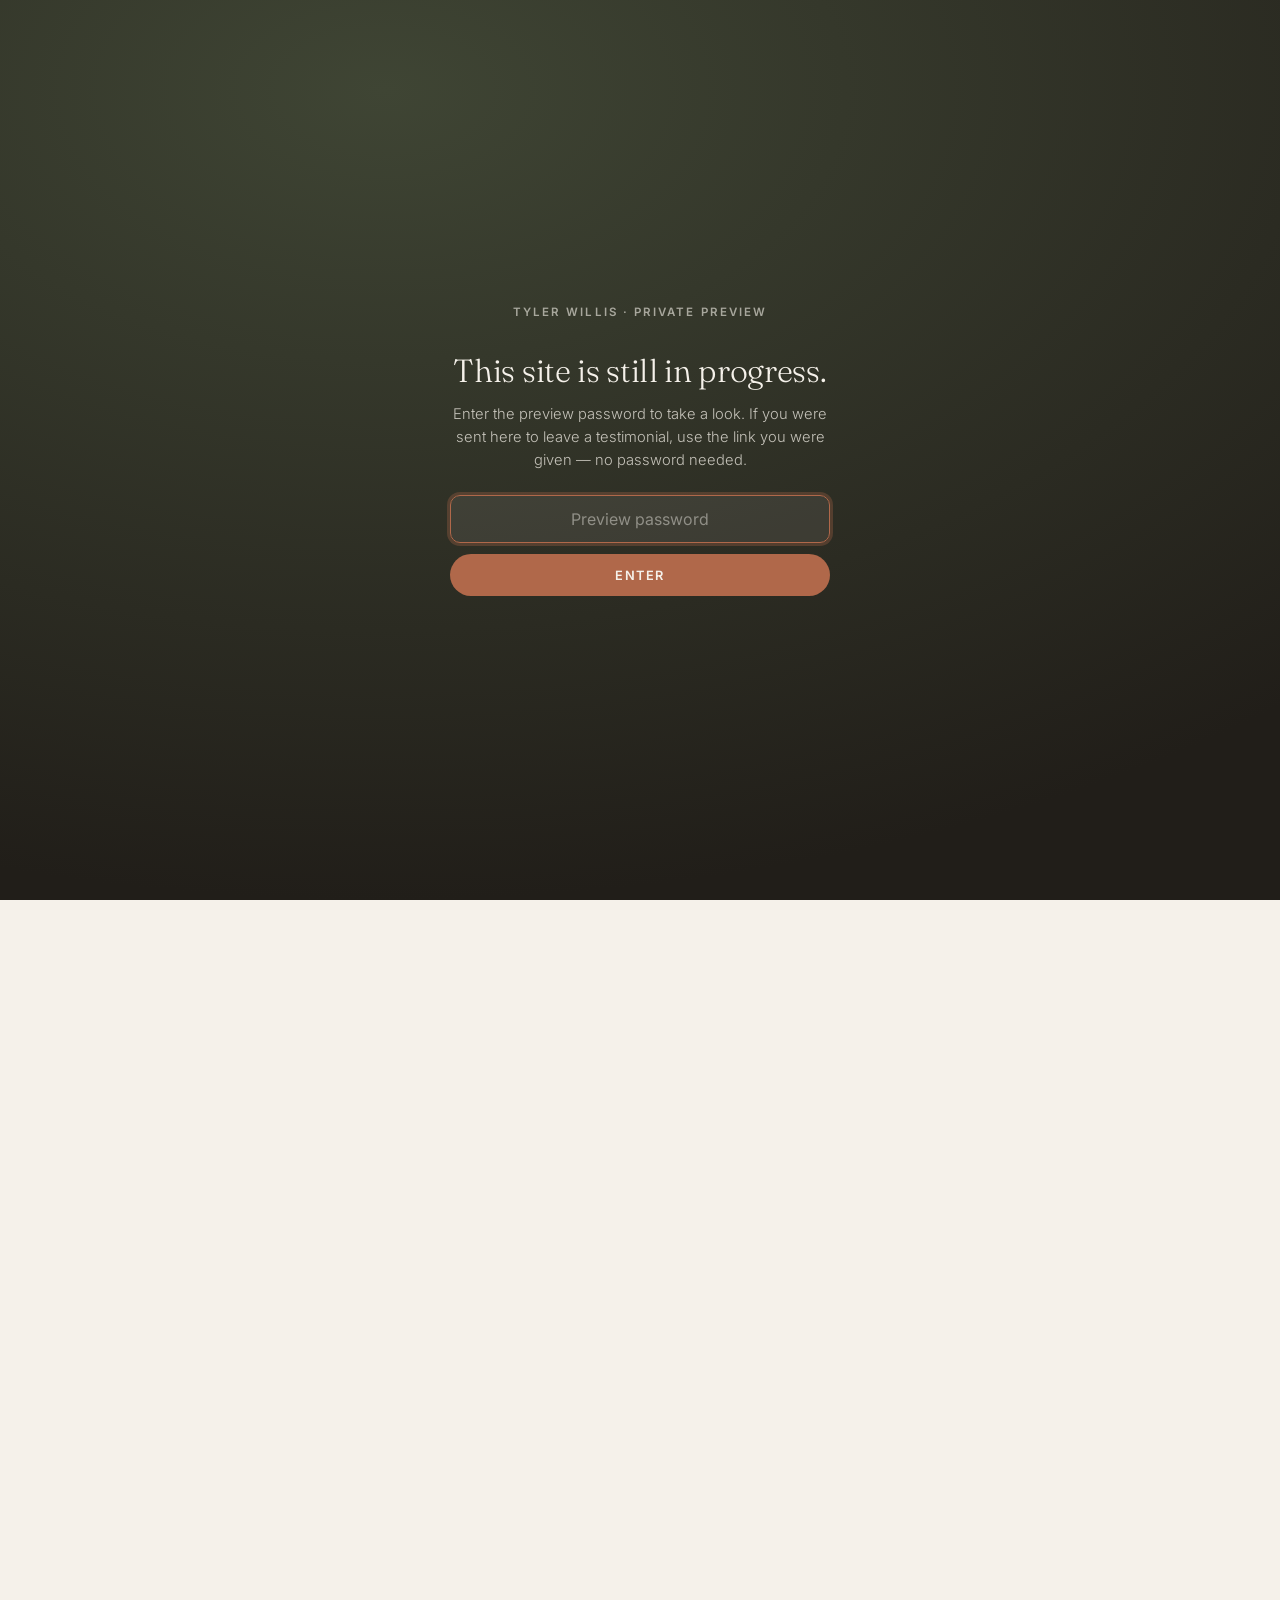
<file: index.html>
<!doctype html>
<html lang="en">
<head>
<meta charset="utf-8">
<meta name="viewport" content="width=device-width, initial-scale=1">
<!-- Work in progress: keep this site out of search engines until launch. Remove this line to allow indexing. -->
<meta name="robots" content="noindex, nofollow">
<!-- Preview gate (low-security). Remove this snippet + the preview-gate.js tag below at launch. -->
<style>html.tw-locked,html.tw-locked body{overflow:hidden}html.tw-locked body{visibility:hidden}html.tw-locked #tw-gate{visibility:visible}</style>
<script>try{if(localStorage.getItem('tw_preview')!=='ok')document.documentElement.className+=' tw-locked';}catch(e){document.documentElement.className+=' tw-locked';}</script>
<script src="/js/preview-gate.js"></script>
<title>Tyler Willis — Residential Design &amp; Development · Portland &amp; St. Petersburg</title>
<meta name="description" content="Tyler Willis acquires overlooked houses and returns them to the market as considered, design-led homes. Portland, Oregon and St. Petersburg, Florida.">
<meta property="og:title" content="Tyler Willis — Residential Design & Development">
<meta property="og:description" content="Design-led residential redevelopment in Portland, Oregon and St. Petersburg, Florida.">
<meta property="og:image" content="assets/img/web/living-skylights-1600.jpg">
<link rel="icon" type="image/svg+xml" href="assets/favicon.svg">
<link rel="preconnect" href="https://fonts.googleapis.com">
<link rel="preconnect" href="https://fonts.gstatic.com" crossorigin>
<link href="https://fonts.googleapis.com/css2?family=Fraunces:ital,opsz,wght@0,9..144,300;0,9..144,400;0,9..144,500;1,9..144,300;1,9..144,400&family=Inter:wght@400;500;600&display=swap" rel="stylesheet">
<link rel="stylesheet" href="css/styles.css">
<script type="application/ld+json">
{
  "@context": "https://schema.org",
  "@type": "ProfessionalService",
  "name": "Tyler Willis — Residential Design & Development",
  "description": "Design-led residential redevelopment. Overlooked houses acquired with discipline and rebuilt with a designer’s eye.",
  "founder": { "@type": "Person", "name": "Tyler Willis" },
  "areaServed": [
    { "@type": "City", "name": "Portland", "address": { "@type": "PostalAddress", "addressRegion": "OR" } },
    { "@type": "City", "name": "St. Petersburg", "address": { "@type": "PostalAddress", "addressRegion": "FL" } }
  ]
}
</script>
</head>
<body>

<!-- Work-in-progress ribbon. Remove this <div> (and the .wip-bar rules in css/styles.css) at launch. -->
<div class="wip-bar" role="status">
  <span class="wip-dot" aria-hidden="true"></span>
  <span>Private preview — this site is a work in progress</span>
</div>

<!-- Design switcher — preview only. Remove this <style> + <div> block (here, on /b/ and on /c/) once a direction is chosen. -->
<style>
  .dvs{position:fixed;right:16px;bottom:16px;z-index:50;font-family:"Inter",-apple-system,system-ui,sans-serif}
  .dvs-inner{display:flex;align-items:center;gap:2px;background:rgba(28,26,22,.88);-webkit-backdrop-filter:blur(10px);backdrop-filter:blur(10px);border:1px solid rgba(245,241,234,.18);border-radius:999px;padding:4px;box-shadow:0 8px 28px rgba(0,0,0,.3)}
  .dvs-label{color:rgba(245,241,234,.55);font-size:10px;font-weight:600;letter-spacing:.14em;text-transform:uppercase;padding:0 6px 0 10px;white-space:nowrap}
  .dvs a{display:flex;flex-direction:column;align-items:center;line-height:1;text-decoration:none;color:rgba(245,241,234,.72);font-weight:600;font-size:13px;padding:7px 13px;border-radius:999px;transition:background .2s,color .2s}
  .dvs a small{font-size:9px;font-weight:500;letter-spacing:.05em;opacity:.7;margin-top:3px;text-transform:uppercase}
  .dvs a:hover{color:#fff;background:rgba(245,241,234,.1)}
  .dvs a[aria-current="true"]{background:#b0684a;color:#fff}
  .dvs a[aria-current="true"] small{opacity:.9}
  @media (max-width:520px){.dvs-label{display:none}}
</style>
<div class="dvs" role="group" aria-label="Preview: switch website design">
  <div class="dvs-inner">
    <span class="dvs-label">Design</span>
    <a href="/" aria-current="true"><span>A</span><small>Refined</small></a>
    <a href="/b/"><span>B</span><small>Bold</small></a>
    <a href="/c/"><span>C</span><small>Studio</small></a>
  </div>
</div>

<header class="nav" id="nav">
  <a class="nav-brand" href="#top">Tyler&nbsp;Willis</a>
  <nav class="nav-links" aria-label="Primary">
    <a href="#work">Work</a>
    <a href="#approach">Approach</a>
    <a href="#places">Places</a>
    <a href="#partners">Partners</a>
    <a href="#about">About</a>
  </nav>
  <a class="nav-cta" href="#contact">Get in touch</a>
</header>

<main id="top">

  <!-- ============ HERO ============ -->
  <section class="hero">
    <img class="hero-img" src="assets/img/web/living-skylights-1600.jpg" alt="Sunlit living room with vaulted ceiling, three skylights and an olive sectional — the Lake Oswego House" fetchpriority="high">
    <div class="hero-scrim"></div>
    <div class="hero-content">
      <p class="kicker light">Residential design &amp; development</p>
      <h1>Homes,<br><em>reconsidered.</em></h1>
      <p class="hero-sub">We take on older houses in Portland and St.&nbsp;Petersburg and turn them into homes worth living in.</p>
    </div>
    <div class="hero-foot">
      <span>Portland, OR&nbsp;&nbsp;·&nbsp;&nbsp;St. Petersburg, FL</span>
      <a class="scroll-cue" href="#manifesto" aria-label="Scroll to introduction">Scroll<span class="cue-line" aria-hidden="true"></span></a>
    </div>
  </section>

  <!-- ============ MANIFESTO ============ -->
  <section class="manifesto" id="manifesto">
    <div class="manifesto-grid">
      <div class="manifesto-copy reveal">
        <p class="kicker">A different kind of flip</p>
        <h2 class="statement">Most flips are about speed. We care more about getting the light and the proportions right, even when that takes longer.</h2>
        <p class="body-copy">We treat every house like a real design project. It’s drawn up before demolition starts, specified down to the cabinet hardware, and built by trades we’ve worked with for years. Done right, you notice the difference the moment you walk in.</p>
      </div>
      <figure class="manifesto-fig reveal delay-1">
        <img src="assets/img/web/kitchen-faucet-800.jpg"
             srcset="assets/img/web/kitchen-faucet-800.jpg 800w, assets/img/web/kitchen-faucet-1600.jpg 1200w"
             sizes="(max-width: 760px) 92vw, 36vw"
             alt="Brushed brass faucet over a quartz sink, rift-sawn white oak cabinetry" loading="lazy">
        <figcaption>Rift-sawn oak and unlacquered brass, Lake Oswego</figcaption>
      </figure>
    </div>
  </section>

  <!-- ============ FEATURED WORK ============ -->
  <section class="work" id="work">
    <div class="work-head reveal">
      <p class="kicker">Selected work</p>
      <h2 class="work-title">Recent homes.</h2>
      <p class="work-intro body-copy">A handful of recent projects. Pick one to look through.</p>
    </div>

    <div class="projects" id="projects">
      <div class="proj-tabs" role="tablist" aria-label="Projects">
        <button class="proj-tab is-active" role="tab" aria-selected="true" data-proj="alfred" type="button">The Alfred House</button>
        <button class="proj-tab" role="tab" aria-selected="false" data-proj="bristol" type="button">The Bristol House</button>
        <button class="proj-tab" role="tab" aria-selected="false" data-proj="spinosa" type="button">The Spinosa House</button>
        <button class="proj-tab" role="tab" aria-selected="false" data-proj="stallion" type="button">The Stallion House</button>
        <button class="proj-tab" role="tab" aria-selected="false" data-proj="waxwing" type="button">The Waxwing House</button>
        <button class="proj-tab" role="tab" aria-selected="false" data-proj="weir" type="button">The Weir House</button>
      </div>

      <div class="proj-stage">
        <div class="film" id="film" tabindex="0" aria-label="Project photos"></div>
        <button class="film-arrow prev" id="filmPrev" aria-label="Scroll left" type="button">‹</button>
        <button class="film-arrow next" id="filmNext" aria-label="Scroll right" type="button">›</button>
        <div class="caro-meta">
          <span class="proj-name" id="projName">The Alfred House</span>
          <span class="caro-count" id="caroCount">9 photos</span>
        </div>
      </div>
    </div>

    <p class="work-foot reveal">We photograph new projects as they finish. <a href="#contact">Ask to see the rest&nbsp;→</a></p>
  </section>

  <!-- Fullscreen single-photo viewer (for the filmstrip) -->
  <div class="proj-light" id="projLight" aria-hidden="true" role="dialog" aria-label="Photo viewer">
    <button class="pl-btn pl-close" id="plClose" aria-label="Close" type="button">×</button>
    <button class="pl-btn pl-prev" id="plPrev" aria-label="Previous photo" type="button">‹</button>
    <img class="pl-img" id="plImg" alt="">
    <button class="pl-btn pl-next" id="plNext" aria-label="Next photo" type="button">›</button>
    <span class="pl-count" id="plCount"></span>
  </div>

  <!-- ============ APPROACH ============ -->
  <section class="approach" id="approach">
    <div class="approach-inner">
      <p class="kicker light reveal">How we work</p>
      <h2 class="section-title light reveal">Start to finish.</h2>
      <ol class="steps">
        <li class="reveal">
          <span class="step-no">01</span>
          <h3>Acquire</h3>
          <p>We buy carefully and keep our numbers conservative. Mostly we’re after good bones: proportion, structure, a decent lot, and light that other buyers walk right past.</p>
        </li>
        <li class="reveal delay-1">
          <span class="step-no">02</span>
          <h3>Design</h3>
          <p>The whole house is designed before demolition starts. Floor plans, finishes, cabinetry, fixtures. It’s all decided up front, so we’re not making it up as we go.</p>
        </li>
        <li class="reveal delay-2">
          <span class="step-no">03</span>
          <h3>Build</h3>
          <p>A small crew of trades we trust and pay on time. We hold a high bar on the finish work and keep an honest schedule.</p>
        </li>
        <li class="reveal delay-3">
          <span class="step-no">04</span>
          <h3>Deliver</h3>
          <p>We style it, photograph it, and list it finished. The goal is a house that sells on the first walk-through, not after a price cut.</p>
        </li>
      </ol>
    </div>
  </section>

  <!-- ============ PLACES ============ -->
  <section class="places" id="places">
    <p class="kicker reveal">Where we work</p>
    <h2 class="section-title reveal">Two cities, one&nbsp;standard.</h2>
    <div class="places-grid">
      <article class="place reveal">
        <figure class="place-fig" data-full="assets/projects/StallionHouse__001_websize.jpg">
          <img src="assets/projects/StallionHouse__001_websize.jpg" sizes="(max-width:760px) 92vw, 44vw" alt="Black mid-century modern home with a cedar garage door and clean landscaping, Portland" loading="lazy">
        </figure>
        <div class="place-body">
          <h3>Portland, <em>Oregon</em></h3>
          <p class="place-tag">Where we started</p>
          <p>Mid-century ranches and split-levels under the Douglas firs, most of them sitting on good bones and years of deferred maintenance. This is where we got our start.</p>
        </div>
      </article>
      <article class="place reveal delay-1">
        <!-- St. Petersburg — framed placeholder until the first project is photographed. -->
        <figure class="place-fig place-soon" aria-label="St. Petersburg — first project in progress" role="img">
          <span class="place-soon-cap">First project<br>in progress</span>
        </figure>
        <div class="place-body">
          <h3>St. Petersburg, <em>Florida</em></h3>
          <p class="place-tag">First project underway</p>
          <p>Warm light, sturdy old bungalows, and waterfront neighborhoods worth taking seriously. We’re bringing the same approach to the Gulf Coast.</p>
        </div>
      </article>
    </div>
  </section>

  <!-- ============ PARTNERS ============ -->
  <section class="partners" id="partners">
    <div class="partners-grid">
      <div class="partners-intro reveal">
        <p class="kicker">Work with us</p>
        <h2 class="section-title">A short list of good&nbsp;relationships.</h2>
        <p class="body-copy">Every project runs on a small group of investors and a crew of trades we trust. We keep both lists short on purpose, but there’s always room for the right person.</p>
      </div>
      <div class="partner-cards">
        <article class="p-card reveal delay-1">
          <h3>Capital partners</h3>
          <p>We bring on a few investors per project. Conservative numbers, budgets you can actually see, and updates you don’t have to chase. If you want to know how a deal comes together, we’ll walk you through a real one.</p>
          <a class="text-cta" href="#contact">Start a conversation <span class="arrow">→</span></a>
        </article>
        <article class="p-card reveal delay-2">
          <h3>Vendors &amp; trades</h3>
          <p>Cabinetmakers, tile setters, landscapers, fabricators: if you care about the last millimeter, we want to meet you. We plan ahead, respect your time, and pay the way we’d want to be paid.</p>
          <a class="text-cta" href="#contact">Introduce your work <span class="arrow">→</span></a>
        </article>
      </div>
    </div>
  </section>

  <!-- ============ ABOUT ============ -->
  <section class="about" id="about">
    <div class="about-grid">
      <figure class="about-fig reveal" data-full="assets/img/web/living-corner-1600.jpg">
        <img src="assets/img/web/living-corner-800.jpg" srcset="assets/img/web/living-corner-800.jpg 800w, assets/img/web/living-corner-1600.jpg 1600w" sizes="(max-width:760px) 92vw, 40vw" alt="Sunlit corner of the great room with wood-slat partition" loading="lazy">
      </figure>
      <div class="about-copy reveal delay-1">
        <p class="kicker">Principal</p>
        <h2 class="section-title">Tyler&nbsp;Willis</h2>
        <p class="body-copy">Tyler treats every house like a design project, not a quick flip. He has a clear point of view and no patience for the safe, beige version of a renovation. He got his start in Portland, and he’s now moving to St.&nbsp;Petersburg to bring the same care and craft to homes there.</p>
      </div>
    </div>
  </section>

  <!-- ============ TESTIMONIALS ============ -->
  <!-- PLACEHOLDER testimonials — swap these out for real ones collected from /testimonials/. -->
  <section class="voices" id="voices">
    <div class="voices-head reveal">
      <p class="kicker">Kind words</p>
      <h2 class="section-title">What it’s like to work with Tyler.</h2>
    </div>
    <div class="voices-grid">
      <figure class="voice reveal">
        <blockquote>“We talked to a few people about redoing our place, and Tyler was the only one with an actual plan before he gave us a number. It came out better than what we had pictured.”</blockquote>
        <figcaption><span class="v-name">Placeholder</span><span class="v-role">Homeowner · Lake Oswego</span></figcaption>
      </figure>
      <figure class="voice reveal delay-1">
        <blockquote>“I’ve put money into a few of his projects now. The budgets hold, the updates come on time, and I’m not left chasing anyone for answers. That’s rarer than it should be.”</blockquote>
        <figcaption><span class="v-name">Placeholder</span><span class="v-role">Capital partner</span></figcaption>
      </figure>
      <figure class="voice reveal delay-2">
        <blockquote>“He notices the things most people skip — where a seam lands, how a door swings. You can see it in the finished house.”</blockquote>
        <figcaption><span class="v-name">Placeholder</span><span class="v-role">Trade partner · Portland</span></figcaption>
      </figure>
    </div>
    <p class="voices-foot reveal">Worked with Tyler? <a href="/testimonials/">Share your experience&nbsp;→</a></p>
  </section>

  <!-- ============ CONTACT ============ -->
  <section class="contact" id="contact">
    <p class="kicker light reveal">Contact</p>
    <h2 class="contact-line reveal">Have a house, a deal, or work worth&nbsp;showing us?</h2>
    <a class="contact-mail reveal delay-1" href="mailto:TylerWillisPro@gmail.com">TylerWillisPro@gmail.com</a>
    <div class="contact-methods reveal delay-2">
      <a class="c-method" href="tel:+15032011336">
        <svg viewBox="0 0 24 24" aria-hidden="true" fill="none" stroke="currentColor" stroke-width="1.6" stroke-linecap="round" stroke-linejoin="round"><path d="M22 16.9v3a2 2 0 0 1-2.2 2 19.8 19.8 0 0 1-8.6-3.1 19.5 19.5 0 0 1-6-6 19.8 19.8 0 0 1-3.1-8.7A2 2 0 0 1 4.1 2h3a2 2 0 0 1 2 1.7c.1.9.3 1.8.6 2.7a2 2 0 0 1-.5 2.1L8 9.6a16 16 0 0 0 6 6l1.1-1.1a2 2 0 0 1 2.1-.5c.9.3 1.8.5 2.7.6a2 2 0 0 1 1.7 2Z"/></svg>
        <span class="c-label">Call or text<b>(503) 201-1336</b></span>
      </a>
    </div>
    <p class="contact-note reveal delay-2">Portland, Oregon&nbsp;&nbsp;·&nbsp;&nbsp;St. Petersburg, Florida</p>
  </section>

</main>

<footer class="footer">
  <p class="footer-mark" aria-hidden="true">Tyler&nbsp;Willis</p>
  <div class="footer-row">
    <span>© 2026 Tyler Willis — Residential Design &amp; Development</span>
    <span class="footer-links">
      <a href="#work">Work</a>
      <a href="#partners">Partners</a>
      <a href="mailto:TylerWillisPro@gmail.com">Email</a>
      <a href="tel:+15032011336">Call / text</a>
    </span>
  </div>
</footer>

<!-- Lightbox -->
<div class="lightbox" id="lightbox" aria-hidden="true" role="dialog" aria-label="Photo viewer">
  <button class="lb-close" aria-label="Close">×</button>
  <button class="lb-prev" aria-label="Previous photo">←</button>
  <img class="lb-img" alt="">
  <button class="lb-next" aria-label="Next photo">→</button>
</div>

<script src="js/main.js"></script>
<script>
/* ============ Projects carousel ============ */
(function () {
  var BASE = '/assets/projects/';
  var projects = {
    alfred:   { name: 'The Alfred House',   photos: ['alfred1_websize.jpg','alfred2_websize.jpg','AlfredHouse_20_websize.jpg','AlfredHouse_31_websize.jpg','AlfredHouse_43_websize.jpg','AlfredHouse_44_websize.jpg','AlfredHouse_45_websize.jpg','AlfredHouse_49_websize.jpg','AlfredHouse_71_websize.jpg'] },
    bristol:  { name: 'The Bristol House',  photos: ['Bristol_6801_websize.jpg','BristolHouse_04_websize.jpg','BristolHouse_07_websize.jpg','BristolHouse_08_websize.jpg','BristolHouse_14_websize.jpg','BristolHouse_18_websize.jpg','BristolHouse_28_websize.jpg','BristolHouse_30_websize.jpg','BristolHouse_53_websize.jpg','BristolHouse_58_websize.jpg'] },
    spinosa:  { name: 'The Spinosa House',  photos: ['Spinosa_6479_websize.jpg','Spinosa_6492_websize.jpg','Spinosa_6501_websize.jpg','Spinosa_6515_websize.jpg','Spinosa_6533_websize.jpg','Spinosa_6537_websize.jpg','Spinosa_6546_websize.jpg','Spinosa_6562_websize.jpg','Spinosa_6579_websize.jpg','Spinosa_6586_websize.jpg','Spinosa_6632_websize.jpg','Spinosa_6654_websize.jpg','Spinosa_6657_websize.jpg'] },
    stallion: { name: 'The Stallion House', photos: ['StallionHouse__001_websize.jpg','StallionHouse__007_websize.jpg','StallionHouse__013_websize.jpg','StallionHouse__014_websize.jpg','StallionHouse__028_websize.jpg','StallionHouse__033_websize.jpg','StallionHouse__035_websize.jpg','StallionHouse__037_websize.jpg','StallionHouse__038_websize.jpg','StallionHouse__043_websize.jpg','StallionHouse__050_websize.jpg','StallionHouse__053_websize.jpg'] },
    waxwing:  { name: 'The Waxwing House',  photos: ['WaxwingHouse_34_websize.jpg','WaxwingHouse_39_websize.jpg','WaxwingHouse_41_websize.jpg','WaxwingHouse_47_websize.jpg','WaxwingHouse_52_websize.jpg','WaxwingHouse_59_websize.jpg'] },
    weir:     { name: 'The Weir House',     photos: ['WeirHouse_10_websize.jpg','WeirHouse_17_websize.jpg','WeirHouse_33_websize.jpg','WeirHouse_40_websize.jpg','WeirHouse_52_websize.jpg'] }
  };

  var wrap = document.getElementById('projects');
  if (!wrap) return;
  var film    = document.getElementById('film');
  var countEl = document.getElementById('caroCount');
  var nameEl  = document.getElementById('projName');
  var tabs    = [].slice.call(wrap.querySelectorAll('.proj-tab'));
  var current = 'alfred';

  // ---- filmstrip: natural-aspect photos at a fixed height, scroll horizontally ----
  function build(id) {
    current = id;
    var p = projects[id];
    film.innerHTML = '';
    p.photos.forEach(function (file, i) {
      var fig = document.createElement('button');
      fig.className = 'fslide';
      fig.type = 'button';
      fig.setAttribute('aria-label', 'View ' + p.name + ', photo ' + (i + 1));
      var img = document.createElement('img');
      img.src = BASE + file;
      img.alt = p.name + ', photo ' + (i + 1);
      img.loading = i < 3 ? 'eager' : 'lazy';
      img.decoding = 'async';
      fig.appendChild(img);
      fig.addEventListener('click', function () { openLight(id, i); });
      film.appendChild(fig);
    });
    nameEl.textContent = p.name;
    var n = p.photos.length;
    countEl.textContent = n + (n === 1 ? ' photo' : ' photos');
    film.scrollLeft = 0;
    tabs.forEach(function (t) {
      var on = t.getAttribute('data-proj') === id;
      t.classList.toggle('is-active', on);
      t.setAttribute('aria-selected', on ? 'true' : 'false');
    });
  }

  function scrollFilm(dir) { film.scrollBy({ left: dir * Math.max(240, film.clientWidth * 0.8), behavior: 'smooth' }); }
  document.getElementById('filmPrev').addEventListener('click', function () { scrollFilm(-1); });
  document.getElementById('filmNext').addEventListener('click', function () { scrollFilm(1); });
  film.addEventListener('keydown', function (e) {
    if (e.key === 'ArrowLeft')  { scrollFilm(-1); e.preventDefault(); }
    if (e.key === 'ArrowRight') { scrollFilm(1);  e.preventDefault(); }
  });
  tabs.forEach(function (tb) { tb.addEventListener('click', function () { build(tb.getAttribute('data-proj')); }); });

  // ---- fullscreen single-photo viewer ----
  var light   = document.getElementById('projLight');
  var lightImg = document.getElementById('plImg');
  var plCount = document.getElementById('plCount');
  var lightProj = null, lightIdx = 0;

  function renderLight() {
    var p = projects[lightProj];
    lightImg.src = BASE + p.photos[lightIdx];
    lightImg.alt = p.name + ', photo ' + (lightIdx + 1);
    plCount.textContent = p.name + '  ·  ' + (lightIdx + 1) + ' / ' + p.photos.length;
  }
  function openLight(id, i) {
    lightProj = id; lightIdx = i;
    renderLight();
    light.classList.add('open');
    light.setAttribute('aria-hidden', 'false');
    document.body.style.overflow = 'hidden';
  }
  function closeLight() {
    light.classList.remove('open');
    light.setAttribute('aria-hidden', 'true');
    document.body.style.overflow = '';
  }
  function step(dir) {
    var n = projects[lightProj].photos.length;
    lightIdx = (lightIdx + dir + n) % n;
    renderLight();
  }
  document.getElementById('plClose').addEventListener('click', closeLight);
  document.getElementById('plPrev').addEventListener('click', function (e) { e.stopPropagation(); step(-1); });
  document.getElementById('plNext').addEventListener('click', function (e) { e.stopPropagation(); step(1); });
  light.addEventListener('click', function (e) { if (e.target === light) closeLight(); });
  document.addEventListener('keydown', function (e) {
    if (!light.classList.contains('open')) return;
    if (e.key === 'Escape')     closeLight();
    if (e.key === 'ArrowLeft')  step(-1);
    if (e.key === 'ArrowRight') step(1);
  });

  build('alfred');
})();
</script>
</body>
</html>
</file>
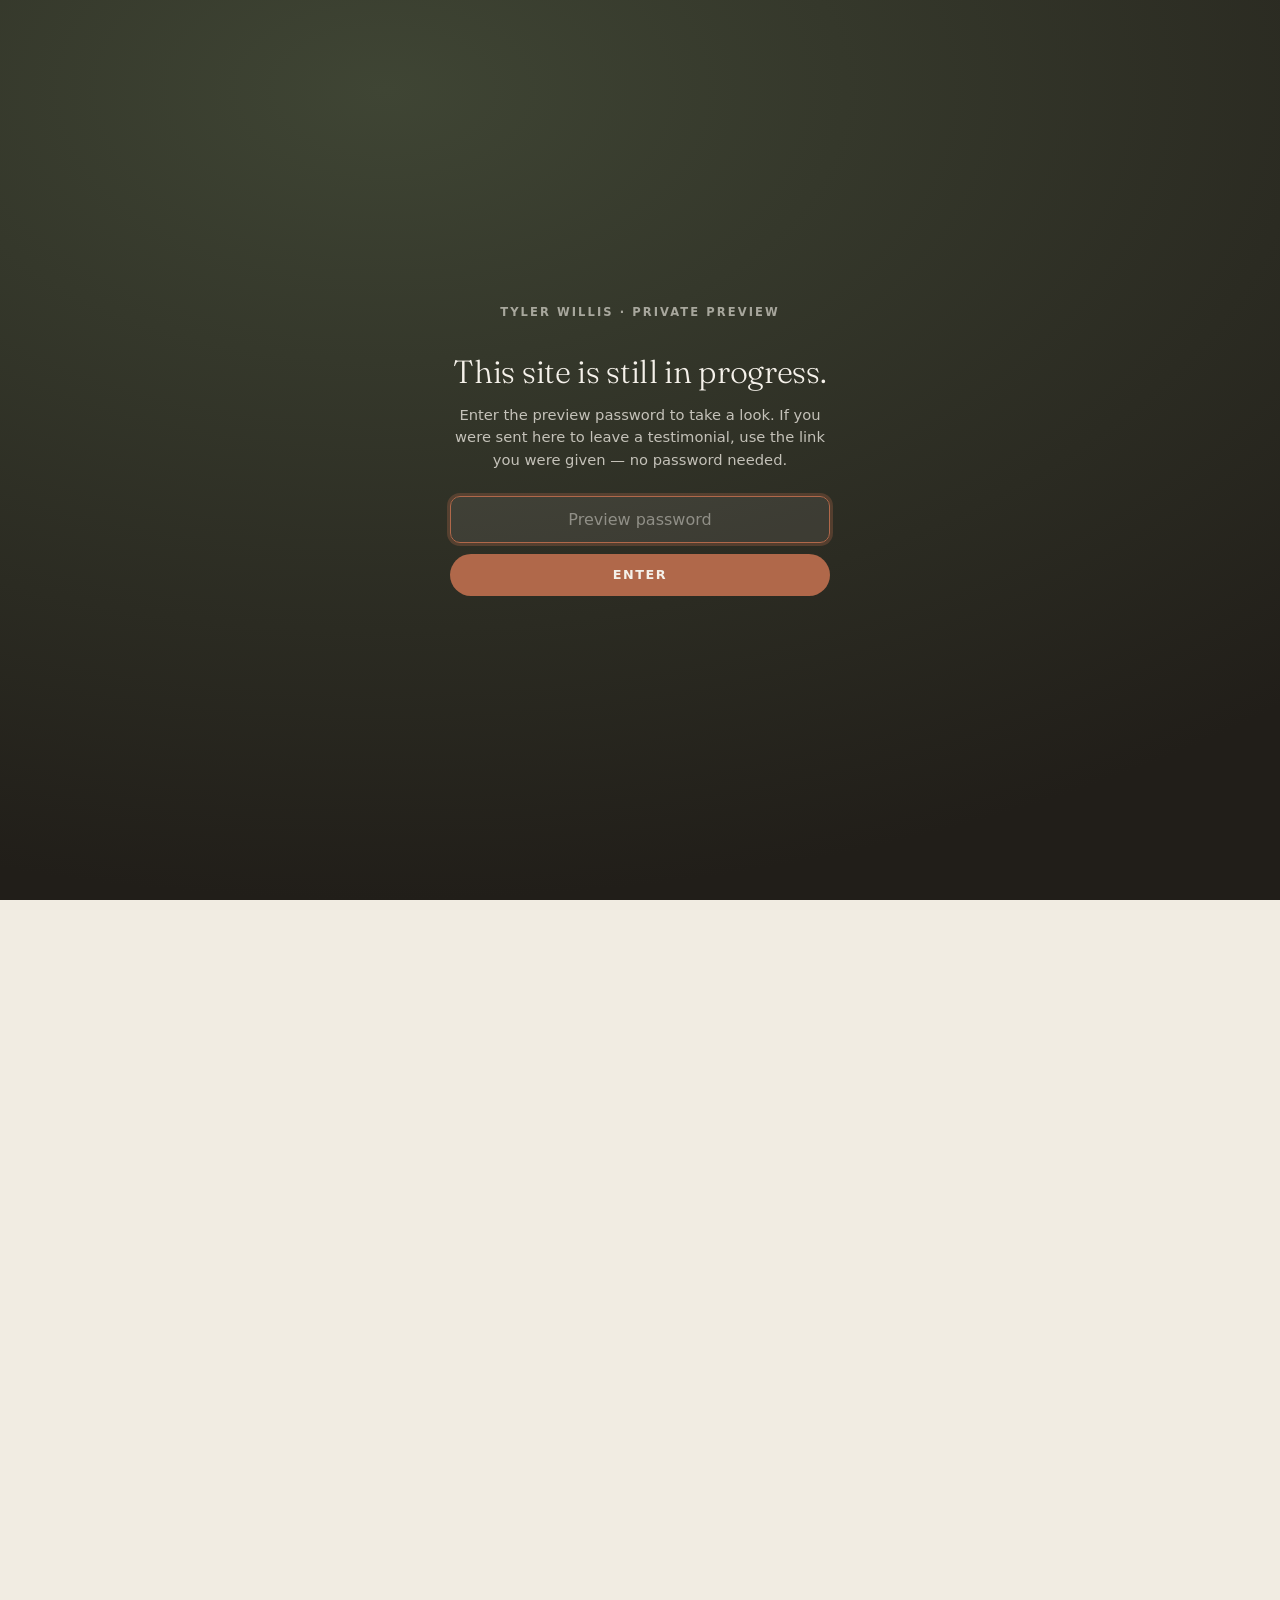
<file: b/index.html>
<!doctype html>
<html lang="en">
<head>
<meta charset="utf-8">
<meta name="viewport" content="width=device-width, initial-scale=1">
<title>Tyler Willis — Residential Design &amp; Development · Portland &amp; St. Petersburg</title>
<meta name="description" content="Tyler Willis acquires overlooked houses and returns them to the market as considered, design-led homes. Portland, Oregon and St. Petersburg, Florida.">
<meta name="robots" content="noindex, nofollow">
<!-- Preview gate (low-security). Remove this snippet + the preview-gate.js tag below at launch. -->
<style>html.tw-locked,html.tw-locked body{overflow:hidden}html.tw-locked body{visibility:hidden}html.tw-locked #tw-gate{visibility:visible}</style>
<script>try{if(localStorage.getItem('tw_preview')!=='ok')document.documentElement.className+=' tw-locked';}catch(e){document.documentElement.className+=' tw-locked';}</script>
<script src="/js/preview-gate.js"></script>
<meta property="og:title" content="Tyler Willis — Residential Design & Development">
<meta property="og:description" content="Design-led residential redevelopment in Portland, Oregon and St. Petersburg, Florida.">
<meta property="og:image" content="../assets/img/web/living-skylights-1600.jpg">
<link rel="icon" type="image/svg+xml" href="../assets/favicon.svg">
<link rel="preconnect" href="https://fonts.googleapis.com">
<link rel="preconnect" href="https://fonts.gstatic.com" crossorigin>
<link href="https://fonts.googleapis.com/css2?family=Oswald:wght@300;400;500;600;700&family=Archivo:wght@400;500;600;700&family=Fraunces:ital,opsz,wght@1,9..144,400&display=swap" rel="stylesheet">
<link rel="stylesheet" href="style.css">
</head>
<body>

<!-- Design switcher — preview only. Remove this <style> + <div> block (here, on / and on /c/) once a direction is chosen. -->
<style>
  .dvs{position:fixed;right:16px;bottom:16px;z-index:50;font-family:"Archivo","Inter",-apple-system,system-ui,sans-serif}
  .dvs-inner{display:flex;align-items:center;gap:2px;background:rgba(28,26,22,.88);-webkit-backdrop-filter:blur(10px);backdrop-filter:blur(10px);border:1px solid rgba(245,241,234,.18);border-radius:999px;padding:4px;box-shadow:0 8px 28px rgba(0,0,0,.3)}
  .dvs-label{color:rgba(245,241,234,.55);font-size:10px;font-weight:600;letter-spacing:.14em;text-transform:uppercase;padding:0 6px 0 10px;white-space:nowrap}
  .dvs a{display:flex;flex-direction:column;align-items:center;line-height:1;text-decoration:none;color:rgba(245,241,234,.72);font-weight:600;font-size:13px;padding:7px 13px;border-radius:999px;transition:background .2s,color .2s}
  .dvs a small{font-size:9px;font-weight:500;letter-spacing:.05em;opacity:.7;margin-top:3px;text-transform:uppercase}
  .dvs a:hover{color:#fff;background:rgba(245,241,234,.1)}
  .dvs a[aria-current="true"]{background:#b0684a;color:#fff}
  .dvs a[aria-current="true"] small{opacity:.9}
  @media (max-width:520px){.dvs-label{display:none}}
</style>
<div class="dvs" role="group" aria-label="Preview: switch website design">
  <div class="dvs-inner">
    <span class="dvs-label">Design</span>
    <a href="/"><span>A</span><small>Refined</small></a>
    <a href="/b/" aria-current="true"><span>B</span><small>Bold</small></a>
    <a href="/c/"><span>C</span><small>Studio</small></a>
  </div>
</div>

<header class="nav" id="nav">
  <a class="nav-brand" href="#top" aria-label="Tyler Willis — home">
    <svg class="glyph" viewBox="0 0 24 20" aria-hidden="true"><path d="M2 17 L12 4 L22 17" fill="none" stroke="currentColor" stroke-width="1.8" stroke-linecap="round" stroke-linejoin="round"/></svg>
    <span>Tyler&nbsp;Willis</span>
  </a>
  <nav class="nav-links" aria-label="Primary">
    <a href="#work">Work</a>
    <a href="#approach">Approach</a>
    <a href="#places">Places</a>
    <a href="#partners">Partners</a>
    <a href="#about">About</a>
  </nav>
  <a class="nav-cta" href="#contact">Get in touch <span aria-hidden="true">→</span></a>
</header>

<main id="top">

  <!-- ============ HERO ============ -->
  <section class="hero">
    <img class="hero-img" src="../assets/img/web/living-skylights-1600.jpg" alt="Sunlit living room with vaulted ceiling, three skylights and an olive sectional — the Lake Oswego House" fetchpriority="high">
    <div class="hero-scrim"></div>
    <div class="hero-grid">
      <div class="hero-overline">
        <span>Residential design &amp; development</span>
        <span>PDX&nbsp;·&nbsp;STP&nbsp;/&nbsp;Est. portfolio</span>
      </div>
      <h1 class="hero-title">Houses,<br>reconsidered.</h1>
      <p class="hero-sub">Overlooked homes — acquired with discipline, rebuilt with a designer's eye. Portland, Oregon and St.&nbsp;Petersburg, Florida.</p>
    </div>
    <a class="scroll-cue" href="#manifesto" aria-label="Scroll to introduction"><span>Scroll</span><span class="cue-line" aria-hidden="true"></span></a>
  </section>

  <!-- ============ MARQUEE ============ -->
  <div class="marquee" aria-hidden="true">
    <div class="marquee-track">
      <span>A commission, not a transaction</span><span class="dot">✶</span>
      <span>Designed before the first wall opens</span><span class="dot">✶</span>
      <span>Portland, Oregon</span><span class="dot">✶</span>
      <span>St. Petersburg, Florida</span><span class="dot">✶</span>
      <span>Built to furniture-grade tolerance</span><span class="dot">✶</span>
      <span>A commission, not a transaction</span><span class="dot">✶</span>
      <span>Designed before the first wall opens</span><span class="dot">✶</span>
      <span>Portland, Oregon</span><span class="dot">✶</span>
      <span>St. Petersburg, Florida</span><span class="dot">✶</span>
      <span>Built to furniture-grade tolerance</span><span class="dot">✶</span>
    </div>
  </div>

  <!-- ============ MANIFESTO ============ -->
  <section class="manifesto" id="manifesto">
    <p class="label reveal"><span class="label-no">00</span> A different kind of flip</p>
    <h2 class="statement reveal">Most renovations chase speed. We chase the sight line, the section, the way morning light lands on <em>white oak.</em></h2>
    <div class="manifesto-foot reveal delay-1">
      <p class="body-copy">Every house we take on is treated as a commission — fully designed before the first wall opens, specified to the last cabinet pull, and built by trades we trust. The result feels inevitable. The return follows.</p>
    </div>
  </section>

  <!-- ============ FEATURED WORK ============ -->
  <section class="work" id="work">
    <div class="work-head">
      <p class="label reveal"><span class="label-no">01</span> Selected work</p>
      <h2 class="work-title reveal">The Lake<br>Oswego House</h2>
      <div class="work-meta reveal delay-1">
        <span class="badge">Currently offered</span>
        <p>Lake Oswego, Oregon — full-house transformation of a 1960s mid-century ranch. Vaulted great room, rift-oak kitchen, baths in blush zellige and hand-glazed indigo.</p>
      </div>
    </div>

    <!-- Before / after — cinematic crossfade reveal -->
    <figure class="reveal-shot rs-placeholder reveal" id="transformation">
      <div class="rs-frame" data-reveal>
        <img class="rs-img rs-before" src="../assets/img/web/exterior-porch-1600.jpg" alt="Before: original condition of the street elevation (placeholder treatment)" width="1600" height="1200" loading="lazy">
        <img class="rs-img rs-after" src="../assets/img/web/exterior-porch-1600.jpg" alt="After: renovated street elevation with deep porch, cedar entry and new landscaping" width="1600" height="1200" loading="lazy">
        <div class="rs-controls" role="group" aria-label="Show before or after">
          <button type="button" class="rs-btn" data-state="before" aria-pressed="false">Before</button>
          <button type="button" class="rs-btn is-active" data-state="after" aria-pressed="true">After</button>
        </div>
      </div>
      <figcaption class="ba-cap">The street elevation — watch it transform, or tap to compare. <em>Before frame shown as a stand-in treatment until the original-condition photography joins the archive.</em></figcaption>
    </figure>

    <div class="gallery">
      <figure class="g-item span-7 reveal" data-full="../assets/img/web/living-entry-1600.jpg">
        <img src="../assets/img/web/living-entry-800.jpg" srcset="../assets/img/web/living-entry-800.jpg 800w, ../assets/img/web/living-entry-1600.jpg 1600w" sizes="(max-width:760px) 92vw, 58vw" alt="Great room with vaulted skylit ceiling, olive sectional and wood-slat partition" loading="lazy">
        <figcaption><span>01</span>Great room — three skylights cut into the south slope</figcaption>
      </figure>
      <figure class="g-item span-5 reveal delay-1" data-full="../assets/img/web/fireplace-1600.jpg">
        <img src="../assets/img/web/fireplace-800.jpg" srcset="../assets/img/web/fireplace-800.jpg 800w, ../assets/img/web/fireplace-1600.jpg 1600w" sizes="(max-width:760px) 92vw, 40vw" alt="Minimal plaster fireplace with a lit fire beneath twin skylights" loading="lazy">
        <figcaption><span>02</span>Plaster fireplace, honed &amp; lime-washed</figcaption>
      </figure>
      <figure class="g-item span-4 reveal" data-full="../assets/img/web/kitchen-window-1600.jpg">
        <img src="../assets/img/web/kitchen-window-800.jpg" srcset="../assets/img/web/kitchen-window-800.jpg 800w, ../assets/img/web/kitchen-window-1600.jpg 1600w" sizes="(max-width:760px) 92vw, 32vw" alt="Kitchen sink window with handmade ceramic tile backsplash" loading="lazy">
        <figcaption><span>03</span>Handmade ceramic backsplash</figcaption>
      </figure>
      <figure class="g-item span-4 reveal delay-1" data-full="../assets/img/web/kitchen-wide-1600.jpg">
        <img src="../assets/img/web/kitchen-wide-800.jpg" srcset="../assets/img/web/kitchen-wide-800.jpg 800w, ../assets/img/web/kitchen-wide-1600.jpg 1600w" sizes="(max-width:760px) 92vw, 32vw" alt="White-oak kitchen with integrated appliances" loading="lazy">
        <figcaption><span>04</span>Rift-sawn white oak, integrated appliances</figcaption>
      </figure>
      <figure class="g-item span-4 reveal delay-2" data-full="../assets/img/web/kitchen-shelf-1600.jpg">
        <img src="../assets/img/web/kitchen-shelf-800.jpg" srcset="../assets/img/web/kitchen-shelf-800.jpg 800w, ../assets/img/web/kitchen-shelf-1600.jpg 1600w" sizes="(max-width:760px) 92vw, 32vw" alt="Open oak shelf styled with ceramics and greenery" loading="lazy">
        <figcaption><span>05</span>Open shelving, styled for the offer</figcaption>
      </figure>
      <figure class="g-item span-5 reveal" data-full="../assets/img/web/dining-1600.jpg">
        <img src="../assets/img/web/dining-800.jpg" srcset="../assets/img/web/dining-800.jpg 800w, ../assets/img/web/dining-1600.jpg 1600w" sizes="(max-width:760px) 92vw, 40vw" alt="Dining area in warm oak beside a picture window" loading="lazy">
        <figcaption><span>06</span>Dining room in warm oak</figcaption>
      </figure>
      <figure class="g-item span-7 reveal delay-1" data-full="../assets/img/web/living-credenza-1600.jpg">
        <img src="../assets/img/web/living-credenza-800.jpg" srcset="../assets/img/web/living-credenza-800.jpg 800w, ../assets/img/web/living-credenza-1600.jpg 1600w" sizes="(max-width:760px) 92vw, 58vw" alt="Living room with oak credenza, paper lantern and skylights" loading="lazy">
        <figcaption><span>07</span>Living room, looking toward the entry</figcaption>
      </figure>
      <figure class="g-item span-4 reveal" data-full="../assets/img/web/bath-terracotta-1600.jpg">
        <img src="../assets/img/web/bath-terracotta-800.jpg" srcset="../assets/img/web/bath-terracotta-800.jpg 800w, ../assets/img/web/bath-terracotta-1600.jpg 1600w" sizes="(max-width:760px) 92vw, 32vw" alt="Bathroom in blush terracotta zellige with a recessed niche" loading="lazy">
        <figcaption><span>08</span>Primary bath — blush zellige</figcaption>
      </figure>
      <figure class="g-item span-4 reveal delay-1" data-full="../assets/img/web/shower-indigo-1600.jpg">
        <img src="../assets/img/web/shower-indigo-800.jpg" srcset="../assets/img/web/shower-indigo-800.jpg 800w, ../assets/img/web/shower-indigo-1600.jpg 1600w" sizes="(max-width:760px) 92vw, 32vw" alt="Walk-in shower in hand-glazed indigo tile with brass fittings" loading="lazy">
        <figcaption><span>09</span>Guest bath — hand-glazed indigo</figcaption>
      </figure>
      <figure class="g-item span-4 reveal delay-2" data-full="../assets/img/web/bedroom-1600.jpg">
        <img src="../assets/img/web/bedroom-800.jpg" srcset="../assets/img/web/bedroom-800.jpg 800w, ../assets/img/web/bedroom-1600.jpg 1600w" sizes="(max-width:760px) 92vw, 32vw" alt="Calm primary bedroom with low platform bed" loading="lazy">
        <figcaption><span>10</span>Primary bedroom</figcaption>
      </figure>
      <figure class="g-item span-5 reveal" data-full="../assets/img/web/porch-cedar-1600.jpg">
        <img src="../assets/img/web/porch-cedar-800.jpg" srcset="../assets/img/web/porch-cedar-800.jpg 800w, ../assets/img/web/porch-cedar-1600.jpg 1600w" sizes="(max-width:760px) 92vw, 40vw" alt="Cedar-clad porch ceiling at the entry" loading="lazy">
        <figcaption><span>11</span>Cedar-wrapped entry porch</figcaption>
      </figure>
      <figure class="g-item span-7 reveal delay-1" data-full="../assets/img/web/exterior-porch-1600.jpg">
        <img src="../assets/img/web/exterior-porch-800.jpg" srcset="../assets/img/web/exterior-porch-800.jpg 800w, ../assets/img/web/exterior-porch-1600.jpg 1600w" sizes="(max-width:760px) 92vw, 58vw" alt="Renovated ranch exterior with deep porch and new landscaping" loading="lazy">
        <figcaption><span>12</span>The street elevation, finished</figcaption>
      </figure>
    </div>

    <p class="work-foot reveal">More work is photographed each season. <a href="#contact">Ask to see the full portfolio →</a></p>
  </section>

  <!-- ============ APPROACH ============ -->
  <section class="approach" id="approach">
    <div class="approach-head">
      <p class="label light reveal"><span class="label-no">02</span> How we work</p>
      <h2 class="section-title light reveal">Four moves,<br>made well.</h2>
    </div>
    <ol class="idx-list">
      <li class="idx-row reveal">
        <span class="idx-no">01</span>
        <h3>Acquire</h3>
        <p>Discipline at the buy. We underwrite conservatively and choose houses for their bones — proportion, structure, lot, and light that others walk past.</p>
      </li>
      <li class="idx-row reveal">
        <span class="idx-no">02</span>
        <h3>Design</h3>
        <p>Every project is fully designed before demolition: plans, palettes, millwork, fixtures — specified to the last cabinet pull. Nothing decided on the fly.</p>
      </li>
      <li class="idx-row reveal">
        <span class="idx-no">03</span>
        <h3>Build</h3>
        <p>A short bench of trusted trades, held to furniture-grade tolerances and paid on time. The schedule is honest and the standard doesn't move.</p>
      </li>
      <li class="idx-row reveal">
        <span class="idx-no">04</span>
        <h3>Deliver</h3>
        <p>Styled, photographed, and offered as a finished thought — homes that earn their price on the first walk-through, not the second price cut.</p>
      </li>
    </ol>
  </section>

  <!-- ============ PLACES ============ -->
  <section class="places" id="places">
    <p class="label reveal"><span class="label-no">03</span> Where we work</p>
    <h2 class="section-title reveal">Two cities,<br>one standard.</h2>
    <div class="places-grid">
      <article class="place reveal">
        <figure class="place-fig" data-full="../assets/img/web/exterior-front-1600.jpg">
          <img src="../assets/img/web/exterior-front-800.jpg" srcset="../assets/img/web/exterior-front-800.jpg 800w, ../assets/img/web/exterior-front-1600.jpg 1600w" sizes="(max-width:760px) 92vw, 44vw" alt="Mid-century ranch under tall Douglas firs, Lake Oswego" loading="lazy">
        </figure>
        <div class="place-body">
          <h3>Portland, <em>Oregon</em></h3>
          <p class="place-tag">Established — where the practice began</p>
          <p>Mid-century stock under Douglas firs: ranches and split-levels with good bones and fifty years of deferred decisions. The work that built our name.</p>
        </div>
      </article>
      <article class="place reveal delay-1">
        <figure class="place-fig" data-full="../assets/img/web/patio-1600.jpg">
          <img src="../assets/img/web/patio-800.jpg" srcset="../assets/img/web/patio-800.jpg 800w, ../assets/img/web/patio-1600.jpg 1600w" sizes="(max-width:760px) 92vw, 44vw" alt="Covered outdoor dining patio with paper globe pendant" loading="lazy">
        </figure>
        <div class="place-body">
          <h3>St. Petersburg, <em>Florida</em></h3>
          <p class="place-tag">Expanding — first projects underway</p>
          <p>Coastal light, block construction, and a generation of bungalows ready to be taken seriously. The same discipline, translated for the Gulf.</p>
        </div>
      </article>
    </div>
  </section>

  <!-- ============ PARTNERS ============ -->
  <section class="partners" id="partners">
    <div class="partners-head">
      <p class="label light reveal"><span class="label-no">04</span> Work with us</p>
      <h2 class="section-title light reveal">Built on a short list of good relationships.</h2>
    </div>
    <div class="partner-cards">
      <article class="p-card reveal">
        <span class="p-no">A</span>
        <h3>Capital partners</h3>
        <p>A limited number of investment partners per project — conservative underwriting, transparent budgets, and reporting you don't have to chase. We'll walk you through a real deal.</p>
        <a class="text-cta" href="#contact">Start a conversation →</a>
      </article>
      <article class="p-card reveal delay-1">
        <span class="p-no">B</span>
        <h3>Vendors &amp; trades</h3>
        <p>Cabinetmakers, tile setters, landscape crews, fabricators — if you sweat the last millimeter, we want to know you. We plan ahead, respect your schedule, and pay like we'd like to be paid.</p>
        <a class="text-cta" href="#contact">Introduce your work →</a>
      </article>
    </div>
  </section>

  <!-- ============ ABOUT ============ -->
  <section class="about" id="about">
    <figure class="about-fig reveal" data-full="../assets/img/web/living-corner-1600.jpg">
      <img src="../assets/img/web/living-corner-800.jpg" srcset="../assets/img/web/living-corner-800.jpg 800w, ../assets/img/web/living-corner-1600.jpg 1600w" sizes="(max-width:760px) 92vw, 40vw" alt="Sunlit corner of the great room with wood-slat partition" loading="lazy">
    </figure>
    <div class="about-copy reveal delay-1">
      <p class="label"><span class="label-no">05</span> Principal</p>
      <h2 class="section-title">Tyler Willis</h2>
      <p class="body-copy">Tyler approaches each house the way a designer approaches a commission — with a point of view, a respect for what the building wants to be, and zero tolerance for the beige middle. He founded the practice in Portland and is bringing the same standard to St.&nbsp;Petersburg.</p>
      <p class="body-copy">He's usually on site. The best way to reach him is below.</p>
    </div>
  </section>

  <!-- ============ CONTACT ============ -->
  <section class="contact" id="contact">
    <p class="label light reveal"><span class="label-no">06</span> Contact</p>
    <h2 class="contact-line reveal">Have a house, a deal, or a craft worth seeing?</h2>
    <a class="contact-mail reveal delay-1" href="mailto:TylerWillisPro@gmail.com">TylerWillisPro@gmail.com</a>
    <p class="contact-note reveal delay-2">Portland, Oregon&nbsp;&nbsp;·&nbsp;&nbsp;St. Petersburg, Florida</p>
  </section>

</main>

<footer class="footer">
  <div class="footer-mark" aria-hidden="true">
    <svg class="glyph" viewBox="0 0 24 20" aria-hidden="true"><path d="M2 17 L12 4 L22 17" fill="none" stroke="currentColor" stroke-width="1.4" stroke-linecap="round" stroke-linejoin="round"/></svg>
    <span>Tyler&nbsp;Willis</span>
  </div>
  <div class="footer-row">
    <span>© 2026 Tyler Willis — Residential Design &amp; Development</span>
    <span class="footer-links">
      <a href="#work">Work</a>
      <a href="#partners">Partners</a>
      <a href="mailto:TylerWillisPro@gmail.com">Email</a>
    </span>
  </div>
</footer>

<!-- Lightbox -->
<div class="lightbox" id="lightbox" aria-hidden="true" role="dialog" aria-label="Photo viewer">
  <button class="lb-close" aria-label="Close">×</button>
  <button class="lb-prev" aria-label="Previous photo">←</button>
  <img class="lb-img" alt="">
  <button class="lb-next" aria-label="Next photo">→</button>
</div>

<script src="../js/main.js"></script>
</body>
</html>
</file>
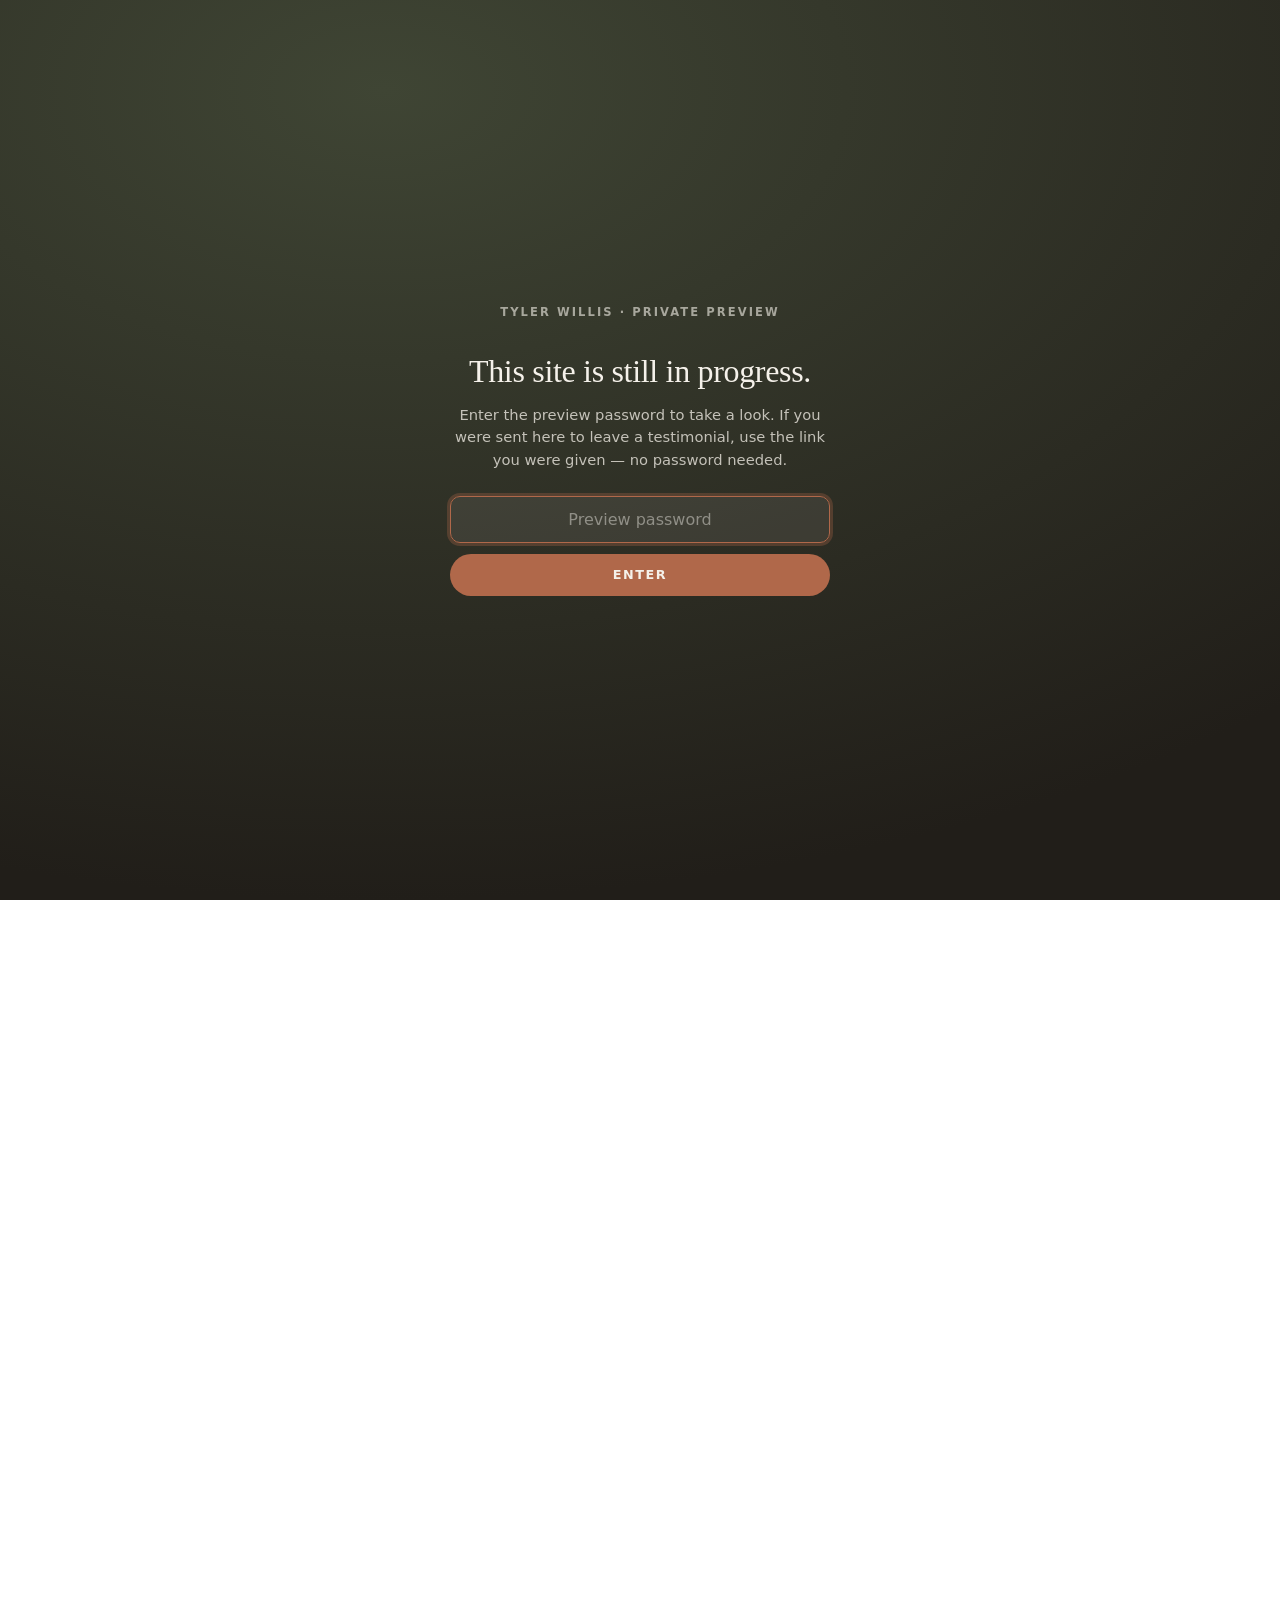
<file: c/index.html>
<!doctype html>
<html lang="en">
<head>
<meta charset="utf-8">
<meta name="viewport" content="width=device-width, initial-scale=1">
<title>Tyler Willis — Residential Design &amp; Development · Portland &amp; St. Petersburg</title>
<meta name="description" content="Tyler Willis takes on older houses in Portland and St. Petersburg and turns them into homes worth living in.">
<meta name="robots" content="noindex, nofollow">
<!-- Preview gate (low-security). Remove this snippet + the preview-gate.js tag below at launch. -->
<style>html.tw-locked,html.tw-locked body{overflow:hidden}html.tw-locked body{visibility:hidden}html.tw-locked #tw-gate{visibility:visible}</style>
<script>try{if(localStorage.getItem('tw_preview')!=='ok')document.documentElement.className+=' tw-locked';}catch(e){document.documentElement.className+=' tw-locked';}</script>
<script src="/js/preview-gate.js"></script>
<link rel="icon" type="image/svg+xml" href="/assets/favicon.svg">
<link rel="preconnect" href="https://fonts.googleapis.com">
<link rel="preconnect" href="https://fonts.gstatic.com" crossorigin>
<link href="https://fonts.googleapis.com/css2?family=Instrument+Sans:wght@400;500;600&display=swap" rel="stylesheet">
<link rel="stylesheet" href="style.css">
<style>
  /* Work-in-progress ribbon — matches the other previews. Remove at launch. */
  :root { --wip-h: 34px; }
  .wip-bar{position:fixed;top:0;left:0;right:0;z-index:80;height:var(--wip-h);display:flex;align-items:center;justify-content:center;gap:.55rem;background:#0d0d0d;color:#fff;font-family:"Instrument Sans",system-ui,sans-serif;font-size:.7rem;font-weight:600;letter-spacing:.16em;text-transform:uppercase;padding:0 1rem;text-align:center;border-bottom:1px solid rgba(255,255,255,.2)}
  .wip-bar .wip-dot{width:6px;height:6px;border-radius:50%;background:#fff;opacity:.8;flex:none}
  @media (max-width:480px){.wip-bar{font-size:.6rem;letter-spacing:.1em}}
</style>
</head>
<body>

<div class="wip-bar" role="status">
  <span class="wip-dot" aria-hidden="true"></span>
  <span>Private preview — this site is a work in progress</span>
</div>

<!-- Design switcher — preview only. Remove this <style> + <div> block (here, on / and on /b/) once a direction is chosen. -->
<style>
  .dvs{position:fixed;right:16px;bottom:16px;z-index:50;font-family:"Instrument Sans",-apple-system,system-ui,sans-serif}
  .dvs-inner{display:flex;align-items:center;gap:2px;background:rgba(20,20,20,.9);-webkit-backdrop-filter:blur(10px);backdrop-filter:blur(10px);border:1px solid rgba(255,255,255,.2);border-radius:999px;padding:4px;box-shadow:0 8px 28px rgba(0,0,0,.35)}
  .dvs-label{color:rgba(255,255,255,.5);font-size:10px;font-weight:600;letter-spacing:.14em;text-transform:uppercase;padding:0 6px 0 10px;white-space:nowrap}
  .dvs a{display:flex;flex-direction:column;align-items:center;line-height:1;text-decoration:none;color:rgba(255,255,255,.7);font-weight:600;font-size:13px;padding:7px 13px;border-radius:999px;transition:background .2s,color .2s}
  .dvs a small{font-size:9px;font-weight:500;letter-spacing:.05em;opacity:.7;margin-top:3px;text-transform:uppercase}
  .dvs a:hover{color:#fff;background:rgba(255,255,255,.12)}
  .dvs a[aria-current="true"]{background:#fff;color:#0d0d0d}
  .dvs a[aria-current="true"] small{opacity:.75}
  @media (max-width:520px){.dvs-label{display:none}}
</style>
<div class="dvs" role="group" aria-label="Preview: switch website design">
  <div class="dvs-inner">
    <span class="dvs-label">Design</span>
    <a href="/"><span>A</span><small>Refined</small></a>
    <a href="/b/"><span>B</span><small>Bold</small></a>
    <a href="/c/" aria-current="true"><span>C</span><small>Studio</small></a>
  </div>
</div>

<header class="nav" id="nav">
  <a class="nav-brand" href="#top">Tyler&nbsp;Willis</a>
  <nav class="nav-links" aria-label="Primary">
    <a href="#work">Work</a>
    <a href="#process">Process</a>
    <a href="#places">Places</a>
    <a href="#voices">Clients</a>
  </nav>
  <a class="nav-cta" href="#contact"><span>Get in touch</span></a>
</header>

<main id="top">

  <!-- ============ HERO ============ -->
  <section class="hero">
    <img class="hero-img" src="/assets/projects/StallionHouse__001_websize.jpg" alt="Black mid-century modern home with a cedar garage door" fetchpriority="high">
    <div class="hero-inner">
      <p class="label light">Residential design &amp; development</p>
      <h1>Homes, reconsidered.</h1>
      <p class="hero-sub">We take on older houses in Portland and St.&nbsp;Petersburg and turn them into homes worth living in.</p>
      <div class="hero-rule">
        <span>Portland, OR</span>
        <span>St. Petersburg, FL</span>
        <span>Est. 2022</span>
      </div>
    </div>
  </section>

  <!-- ============ STATEMENT ============ -->
  <section class="statement">
    <div class="statement-grid">
      <div class="reveal">
        <p class="label">Our approach</p>
        <h2 class="display" style="margin-top:.9rem;">Built the way we&nbsp;would want ours built.</h2>
      </div>
      <div class="reveal delay-1">
        <p class="lede">Most flips are about speed. We care more about getting the light and the proportions right, even when that takes longer.</p>
        <p class="lede">Every house is drawn up before demolition starts, specified down to the cabinet hardware, and built by trades we've worked with for years. Done right, you notice the difference the moment you walk in.</p>
      </div>
    </div>
  </section>

  <!-- ============ WORK ============ -->
  <section class="work" id="work">
    <div class="work-head reveal">
      <div>
        <p class="label">Selected work</p>
        <h2 class="display" style="margin-top:.7rem;font-size:clamp(1.9rem,3.6vw,3rem);">Recent homes.</h2>
      </div>
    </div>
    <div class="proj-grid" id="projGrid"></div>
  </section>

  <!-- ============ PROCESS ============ -->
  <section class="process" id="process">
    <div class="process-inner">
      <p class="label light reveal">How we work</p>
      <h2 class="display reveal">Start to finish.</h2>
      <ol class="steps">
        <li class="reveal">
          <span class="n">01</span>
          <h3>Acquire</h3>
          <p>We buy carefully and keep our numbers conservative. Mostly we're after good bones: proportion, structure, a decent lot, and light that other buyers walk right past.</p>
        </li>
        <li class="reveal delay-1">
          <span class="n">02</span>
          <h3>Design</h3>
          <p>The whole house is designed before demolition starts. Floor plans, finishes, cabinetry, fixtures. It's all decided up front, so we're not making it up as we go.</p>
        </li>
        <li class="reveal delay-2">
          <span class="n">03</span>
          <h3>Build</h3>
          <p>A small crew of trades we trust and pay on time. We hold a high bar on the finish work and keep an honest schedule.</p>
        </li>
        <li class="reveal delay-2">
          <span class="n">04</span>
          <h3>Deliver</h3>
          <p>We style it, photograph it, and list it finished. The goal is a house that sells on the first walk-through, not after a price cut.</p>
        </li>
      </ol>
    </div>
  </section>

  <!-- ============ PLACES ============ -->
  <section class="places" id="places">
    <div class="places-inner">
      <p class="label reveal">Where we work</p>
      <h2 class="display reveal">Two cities, one standard.</h2>
      <div class="places-grid">
        <article class="reveal">
          <img class="place-shot" src="/assets/projects/BristolHouse_04_websize.jpg" alt="Renovated home exterior, Portland" loading="lazy">
          <div class="place-body">
            <h3>Portland, Oregon</h3>
            <p class="label">Where we started</p>
            <p>Mid-century ranches and split-levels under the Douglas firs, most of them sitting on good bones and years of deferred maintenance. This is where we got our start.</p>
          </div>
        </article>
        <article class="reveal delay-1">
          <!-- Framed placeholder until the first St. Pete project is photographed. -->
          <div class="place-soon" role="img" aria-label="St. Petersburg — first project in progress">First project<br>in progress</div>
          <div class="place-body">
            <h3>St. Petersburg, Florida</h3>
            <p class="label">First project underway</p>
            <p>Warm light, sturdy old bungalows, and waterfront neighborhoods worth taking seriously. We're bringing the same approach to the Gulf Coast.</p>
          </div>
        </article>
      </div>
    </div>
  </section>

  <!-- ============ VOICES ============ -->
  <!-- PLACEHOLDER testimonials — swap for real ones collected from /testimonials/. -->
  <section class="voices" id="voices">
    <div class="voices-inner">
      <p class="label reveal">Kind words</p>
      <h2 class="display reveal">What it's like to work with Tyler.</h2>
      <div class="voices-grid">
        <figure class="voice reveal">
          <blockquote>“We talked to a few people about redoing our place, and Tyler was the only one with an actual plan before he gave us a number. It came out better than what we had pictured.”</blockquote>
          <figcaption><span class="v-name">Placeholder</span><span class="v-role">Homeowner · Lake Oswego</span></figcaption>
        </figure>
        <figure class="voice reveal delay-1">
          <blockquote>“I've put money into a few of his projects now. The budgets hold, the updates come on time, and I'm not left chasing anyone for answers. That's rarer than it should be.”</blockquote>
          <figcaption><span class="v-name">Placeholder</span><span class="v-role">Capital partner</span></figcaption>
        </figure>
        <figure class="voice reveal delay-2">
          <blockquote>“He notices the things most people skip — where a seam lands, how a door swings. You can see it in the finished house.”</blockquote>
          <figcaption><span class="v-name">Placeholder</span><span class="v-role">Trade partner · Portland</span></figcaption>
        </figure>
      </div>
      <p class="voices-foot reveal">Worked with Tyler? <a href="/testimonials/">Share your experience</a></p>
    </div>
  </section>

  <!-- ============ CONTACT ============ -->
  <section class="contact" id="contact">
    <p class="label light reveal">Contact</p>
    <h2 class="display reveal">Have a house, a deal, or work worth showing us?</h2>
    <a class="contact-mail reveal" href="mailto:TylerWillisPro@gmail.com">TylerWillisPro@gmail.com</a>
    <div class="contact-methods reveal delay-1">
      <a class="c-method" href="tel:+15032011336">
        <svg viewBox="0 0 24 24" aria-hidden="true" fill="none" stroke="currentColor" stroke-width="1.6" stroke-linecap="round" stroke-linejoin="round"><path d="M22 16.9v3a2 2 0 0 1-2.2 2 19.8 19.8 0 0 1-8.6-3.1 19.5 19.5 0 0 1-6-6 19.8 19.8 0 0 1-3.1-8.7A2 2 0 0 1 4.1 2h3a2 2 0 0 1 2 1.7c.1.9.3 1.8.6 2.7a2 2 0 0 1-.5 2.1L8 9.6a16 16 0 0 0 6 6l1.1-1.1a2 2 0 0 1 2.1-.5c.9.3 1.8.5 2.7.6a2 2 0 0 1 1.7 2Z"/></svg>
        Call or text
      </a>
    </div>
    <p class="contact-note reveal delay-2">Portland, Oregon · St. Petersburg, Florida</p>
  </section>

</main>

<footer class="footer">
  <div class="footer-row">
    <span>© 2026 Tyler Willis — Residential Design &amp; Development</span>
    <span class="footer-links">
      <a href="#work">Work</a>
      <a href="mailto:TylerWillisPro@gmail.com">Email</a>
      <a href="tel:+15032011336">Call / text</a>
    </span>
  </div>
</footer>

<!-- Fullscreen photo viewer -->
<div class="pl" id="pl" aria-hidden="true" role="dialog" aria-label="Photo viewer">
  <button class="pl-btn pl-close" id="plClose" aria-label="Close" type="button">×</button>
  <button class="pl-btn pl-prev" id="plPrev" aria-label="Previous photo" type="button">‹</button>
  <img class="pl-img" id="plImg" alt="">
  <button class="pl-btn pl-next" id="plNext" aria-label="Next photo" type="button">›</button>
  <span class="pl-count" id="plCount"></span>
</div>

<script src="projects.js"></script>
<script>
(function () {
  document.documentElement.classList.add('js');

  var motionOK = !window.matchMedia('(prefers-reduced-motion: reduce)').matches;

  /* ---- nav state + hero drift (one rAF-throttled scroll handler) ---- */
  var nav = document.getElementById('nav');
  var heroImg = document.querySelector('.hero-img');
  var hero = document.querySelector('.hero');
  var ticking = false;

  if (heroImg) {
    // hand the image over to scroll once its intro animation has finished
    heroImg.addEventListener('animationend', function () { heroImg.style.animation = 'none'; });
  }

  function frame() {
    var y = window.scrollY;
    nav.classList.toggle('scrolled', y > 40);
    if (motionOK && heroImg && hero) {
      var h = hero.offsetHeight;
      if (y < h * 1.2) {
        // drifts at ~14% of scroll, capped well inside the image's 18% headroom
        heroImg.style.transform = 'translate3d(0,' + (-Math.min(y * 0.14, h * 0.14)) + 'px,0)';
      }
    }
    ticking = false;
  }
  function onScroll() {
    if (ticking) return;
    ticking = true;
    requestAnimationFrame(frame);
  }
  frame();
  window.addEventListener('scroll', onScroll, { passive: true });

  /* ---- scroll reveal ---- */
  var io = new IntersectionObserver(function (entries) {
    entries.forEach(function (e) {
      if (e.isIntersecting) { e.target.classList.add('in'); io.unobserve(e.target); }
    });
  }, { threshold: 0.12, rootMargin: '0px 0px -6% 0px' });
  document.querySelectorAll('.reveal').forEach(function (el) { io.observe(el); });

  /* ---- project grid ---- */
  var BASE = '/assets/projects/';
  var order = ['stallion', 'bristol', 'spinosa', 'alfred', 'waxwing', 'weir'];
  var grid = document.getElementById('projGrid');

  order.forEach(function (id, idx) {
    var p = TW_PROJECTS[id];
    var btn = document.createElement('button');
    btn.className = 'proj reveal' + (idx % 2 ? ' delay-1' : '');
    btn.type = 'button';
    btn.setAttribute('aria-label', 'View photos of ' + p.name);
    btn.innerHTML =
      '<div class="proj-shot">' +
        '<img src="' + BASE + p.photos[0] + '" alt="' + p.name + '" loading="' + (idx < 2 ? 'eager' : 'lazy') + '" decoding="async">' +
        '<span class="proj-view">View ' + p.photos.length + ' photos</span>' +
      '</div>' +
      '<div class="proj-meta">' +
        '<span class="proj-name">' + p.name + '</span>' +
        '<span class="proj-sub">' + p.place + '</span>' +
      '</div>';
    btn.addEventListener('click', function () { open(id, 0); });
    grid.appendChild(btn);
    io.observe(btn);
  });

  /* ---- fullscreen viewer ---- */
  var pl = document.getElementById('pl');
  var img = document.getElementById('plImg');
  var count = document.getElementById('plCount');
  var cur = null, i = 0;

  function render() {
    var p = TW_PROJECTS[cur];
    img.src = BASE + p.photos[i];
    img.alt = p.name + ', photo ' + (i + 1);
    count.textContent = p.name + '  ·  ' + (i + 1) + ' / ' + p.photos.length;
  }
  function open(id, n) {
    cur = id; i = n; render();
    pl.classList.add('open');
    pl.setAttribute('aria-hidden', 'false');
    document.body.style.overflow = 'hidden';
  }
  function close() {
    pl.classList.remove('open');
    pl.setAttribute('aria-hidden', 'true');
    document.body.style.overflow = '';
  }
  function step(d) {
    var n = TW_PROJECTS[cur].photos.length;
    i = (i + d + n) % n;
    render();
  }
  document.getElementById('plClose').addEventListener('click', close);
  document.getElementById('plPrev').addEventListener('click', function (e) { e.stopPropagation(); step(-1); });
  document.getElementById('plNext').addEventListener('click', function (e) { e.stopPropagation(); step(1); });
  pl.addEventListener('click', function (e) { if (e.target === pl) close(); });
  document.addEventListener('keydown', function (e) {
    if (!pl.classList.contains('open')) return;
    if (e.key === 'Escape') close();
    if (e.key === 'ArrowLeft') step(-1);
    if (e.key === 'ArrowRight') step(1);
  });
})();
</script>
</body>
</html>
</file>
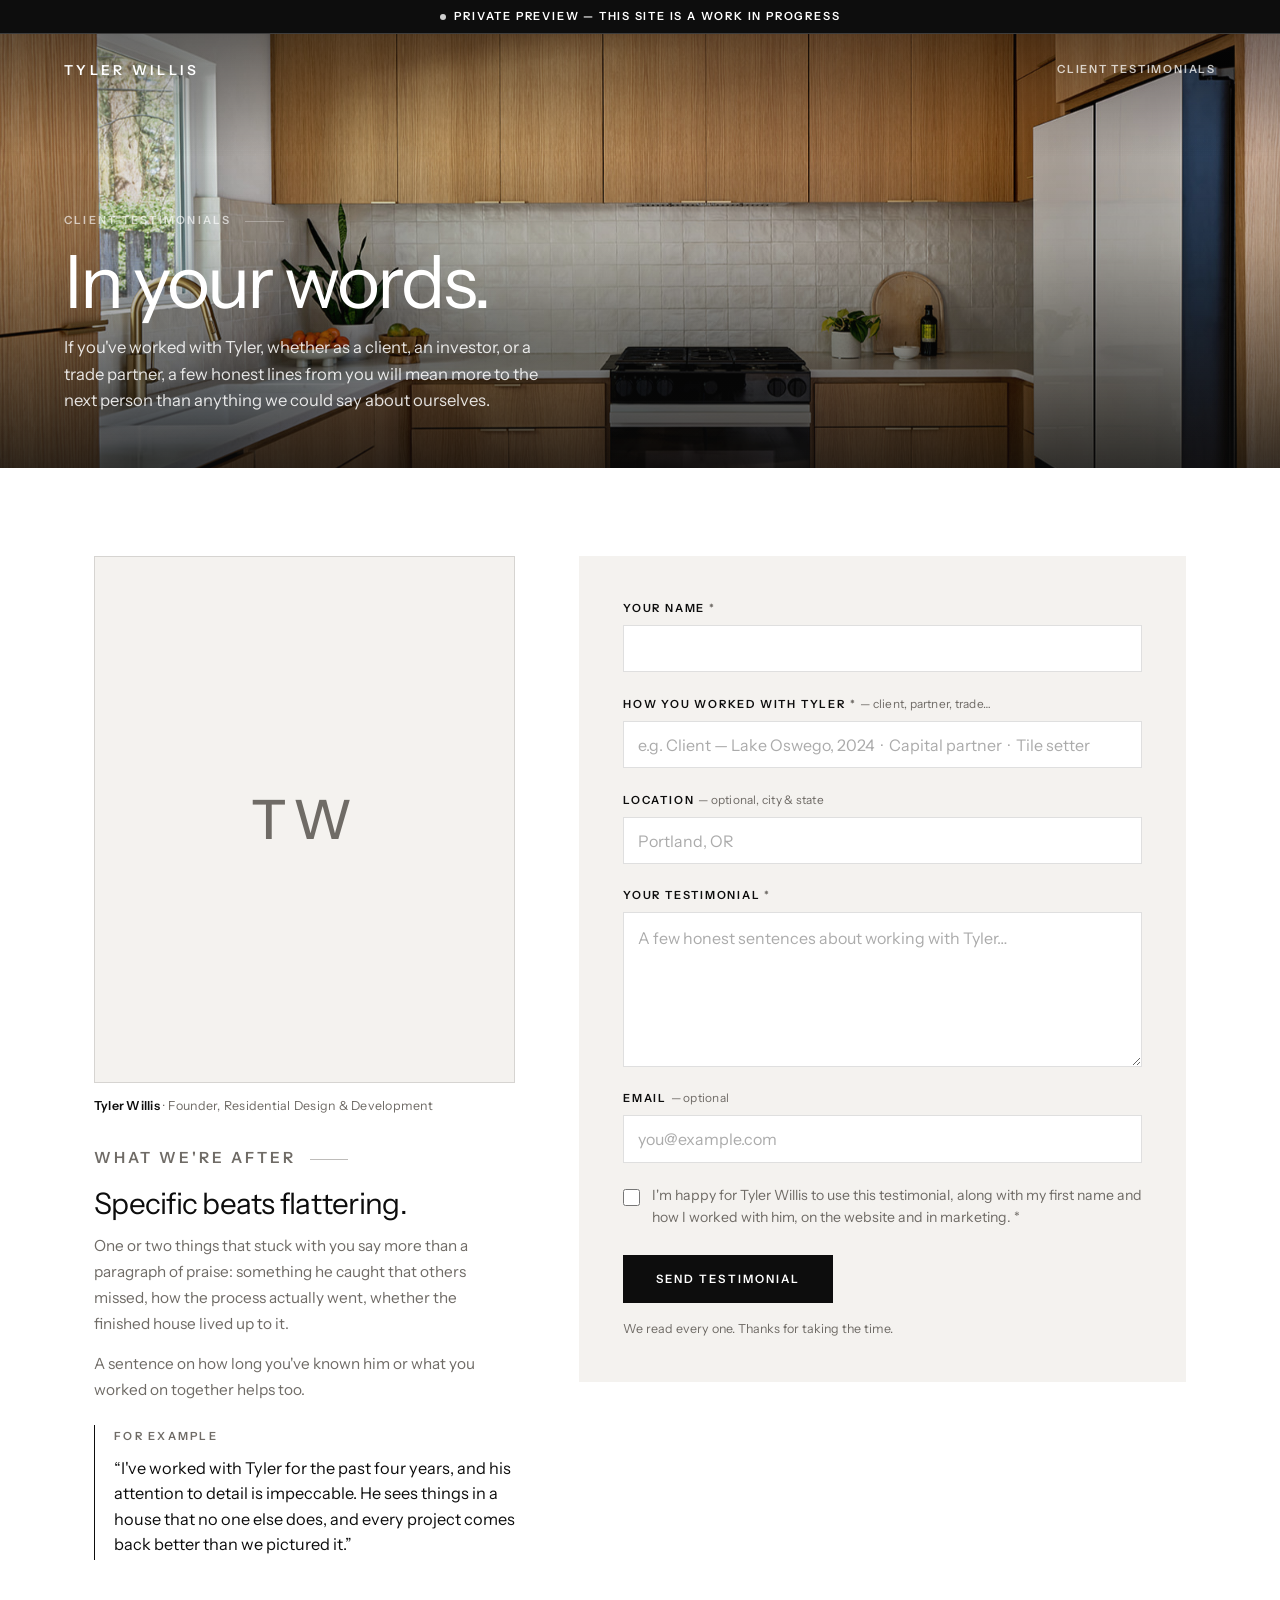
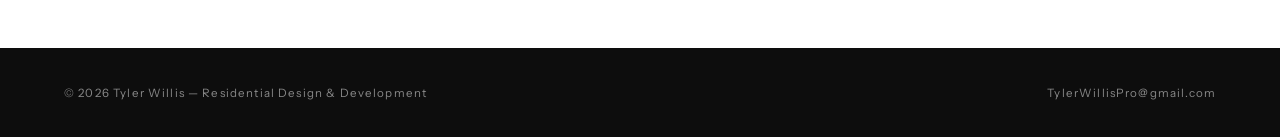
<file: testimonials/index.html>
<!doctype html>
<html lang="en">
<head>
<meta charset="utf-8">
<meta name="viewport" content="width=device-width, initial-scale=1">
<meta name="robots" content="noindex, nofollow">
<title>Share Your Experience — Tyler Willis</title>
<meta name="description" content="Tell us what it was like to work with Tyler Willis. Your words help future clients and partners know what to expect.">
<link rel="icon" type="image/svg+xml" href="/assets/favicon.svg">
<link rel="preconnect" href="https://fonts.googleapis.com">
<link rel="preconnect" href="https://fonts.gstatic.com" crossorigin>
<link href="https://fonts.googleapis.com/css2?family=Instrument+Sans:wght@400;500;600&display=swap" rel="stylesheet">
<style>
  /* ============================================================
     Testimonial intake — built in the Design C lens.
     Self-contained: no external stylesheet, so this page survives
     whichever design direction is eventually retired.
     ============================================================ */
  :root {
    --ink:    #0d0d0d;
    --ink-2:  #6f6b66;
    --paper:  #ffffff;
    --soft:   #f4f2ef;
    --line:   rgba(13, 13, 13, 0.13);
    --line-l: rgba(255, 255, 255, 0.22);
    --sans:   "Instrument Sans", -apple-system, "Helvetica Neue", Arial, sans-serif;
    --pad:    clamp(1.25rem, 5vw, 5rem);
    --ease:   cubic-bezier(0.22, 1, 0.36, 1);
    --wip-h:  34px;
    --navh:   4.5rem;
  }
  * { box-sizing: border-box; margin: 0; padding: 0; }
  html { scroll-behavior: smooth; }
  body {
    background: var(--paper);
    color: var(--ink);
    font-family: var(--sans);
    line-height: 1.6;
    -webkit-font-smoothing: antialiased;
  }
  img { display: block; max-width: 100%; }
  a { color: inherit; text-decoration: none; }
  ::selection { background: var(--ink); color: var(--paper); }
  :focus-visible { outline: 2px solid var(--ink); outline-offset: 3px; }

  /* ---- WIP ribbon ---- */
  .wip-bar {
    position: fixed; top: 0; left: 0; right: 0; z-index: 80;
    height: var(--wip-h);
    display: flex; align-items: center; justify-content: center; gap: .55rem;
    background: #0d0d0d; color: #fff;
    font-size: .7rem; font-weight: 600; letter-spacing: .16em; text-transform: uppercase;
    padding: 0 1rem; text-align: center;
    border-bottom: 1px solid rgba(255,255,255,.2);
  }
  .wip-bar .wip-dot { width: 6px; height: 6px; border-radius: 50%; background: #fff; opacity: .8; flex: none; }
  @media (max-width: 480px) { .wip-bar { font-size: .6rem; letter-spacing: .1em; } }

  /* ---- shared type ---- */
  .label {
    font-size: 0.7rem; font-weight: 600; letter-spacing: 0.2em;
    text-transform: uppercase; color: var(--ink-2);
  }
  .label.light { color: rgba(255,255,255,0.65); }
  .label::after {
    content: ""; display: inline-block; vertical-align: middle;
    height: 1px; width: 0; margin-left: 0.85rem;
    background: currentColor; opacity: 0.45;
    transition: width 1s var(--ease) 0.15s;
  }
  .reveal.in .label::after, .label.reveal.in::after, .hdr-inner .label::after { width: 2.4rem; }

  /* ---- nav ---- */
  .nav {
    position: fixed; inset: var(--wip-h) 0 auto 0; z-index: 60;
    height: var(--navh);
    display: flex; align-items: center; justify-content: space-between; gap: 2rem;
    padding: 0 var(--pad); color: #fff;
    transition: background 0.4s var(--ease), color 0.4s var(--ease), box-shadow 0.4s var(--ease);
  }
  .nav.scrolled {
    background: rgba(255,255,255,0.94);
    -webkit-backdrop-filter: blur(12px); backdrop-filter: blur(12px);
    color: var(--ink); box-shadow: 0 1px 0 var(--line);
  }
  .nav-brand { font-size: 0.86rem; font-weight: 600; letter-spacing: 0.24em; text-transform: uppercase; white-space: nowrap; }
  .nav-tag { font-size: 0.7rem; font-weight: 600; letter-spacing: 0.16em; text-transform: uppercase; opacity: 0.75; white-space: nowrap; }

  /* ---- header ---- */
  .hdr { position: relative; height: clamp(360px, 52vh, 560px); overflow: hidden; }
  .hdr-img {
    position: absolute; inset: 0 0 auto 0; width: 100%; height: 116%;
    object-fit: cover; will-change: transform;
    animation: hdrIn 2.4s var(--ease) both;
  }
  @keyframes hdrIn { from { transform: scale(1.06); } to { transform: scale(1); } }
  .hdr::after {
    content: ""; position: absolute; inset: 0;
    background:
      linear-gradient(180deg, rgba(10,10,10,0.55) 0%, rgba(10,10,10,0) 34%),
      linear-gradient(0deg, rgba(10,10,10,0.76) 0%, rgba(10,10,10,0.12) 48%, rgba(10,10,10,0) 72%);
  }
  .hdr-inner {
    position: absolute; left: 0; right: 0; bottom: 0; z-index: 2;
    padding: 0 var(--pad) clamp(2.2rem, 6vh, 3.6rem);
    color: #fff;
    animation: riseIn 1.3s 0.3s var(--ease) both;
  }
  .hdr-inner h1 {
    font-weight: 400; font-size: clamp(2.3rem, 6.4vw, 4.6rem);
    line-height: 1.0; letter-spacing: -0.04em;
    margin: 0.9rem 0 1rem; text-wrap: balance;
  }
  .hdr-sub { max-width: 46ch; color: rgba(255,255,255,0.86); font-size: clamp(0.98rem, 1.3vw, 1.14rem); }
  @keyframes riseIn { from { opacity: 0; transform: translateY(24px); } to { opacity: 1; transform: translateY(0); } }

  /* ---- layout ---- */
  .main {
    max-width: 1220px; margin: 0 auto;
    padding: clamp(3rem, 7vw, 5.5rem) var(--pad);
    display: grid; grid-template-columns: minmax(0, 0.82fr) minmax(0, 1.18fr);
    gap: clamp(2.5rem, 5vw, 4.5rem); align-items: start;
  }
  @media (max-width: 880px) { .main { grid-template-columns: 1fr; gap: 2.5rem; } }

  /* ---- left rail ---- */
  .aside { position: sticky; top: calc(var(--wip-h) + var(--navh) + 1.5rem); }
  @media (max-width: 880px) { .aside { position: static; } }

  .portrait { margin-bottom: 1.8rem; }
  .portrait-ph {
    aspect-ratio: 4 / 5; background: var(--soft);
    border: 1px solid var(--line);
    display: grid; place-items: center;
    font-size: clamp(2.4rem, 5.5vw, 3.4rem); font-weight: 500;
    letter-spacing: 0.12em; color: var(--ink-2);
  }
  .portrait img { width: 100%; aspect-ratio: 4 / 5; object-fit: cover; }
  .portrait figcaption { font-size: 0.78rem; letter-spacing: 0.02em; color: var(--ink-2); margin-top: 0.85rem; }
  .portrait figcaption b { color: var(--ink); font-weight: 600; }

  .ask h2 {
    font-weight: 400; font-size: clamp(1.45rem, 2.4vw, 1.85rem);
    line-height: 1.15; letter-spacing: -0.025em; margin: 0.9rem 0 0.8rem;
  }
  .ask p { color: var(--ink-2); font-size: 0.96rem; line-height: 1.7; margin-bottom: 0.85rem; }
  .example {
    border-left: 1px solid var(--ink);
    padding: 0.2rem 0 0.2rem 1.2rem; margin-top: 1.4rem;
    font-size: 1.02rem; line-height: 1.55; color: var(--ink);
  }
  .example span {
    display: block; font-size: 0.7rem; font-weight: 600; letter-spacing: 0.2em;
    text-transform: uppercase; color: var(--ink-2); margin-bottom: 0.65rem;
  }

  /* ---- form ---- */
  .form-wrap { background: var(--soft); padding: clamp(1.6rem, 3.4vw, 2.8rem); }
  .tst-field { display: grid; gap: 0.45rem; margin-bottom: 1.4rem; }
  .tst-field label {
    font-size: 0.7rem; font-weight: 600; letter-spacing: 0.16em;
    text-transform: uppercase; color: var(--ink);
  }
  .tst-field .req { color: var(--ink-2); }
  .tst-field .hint {
    font-size: 0.74rem; font-weight: 400; letter-spacing: 0.02em;
    text-transform: none; color: var(--ink-2);
  }
  .tst-field input, .tst-field textarea {
    font-family: inherit; font-size: 1rem; color: var(--ink);
    background: var(--paper); border: 1px solid var(--line);
    padding: 0.8rem 0.9rem; width: 100%;
    transition: border-color 0.2s, box-shadow 0.2s;
  }
  .tst-field textarea { min-height: 155px; resize: vertical; line-height: 1.6; }
  .tst-field input:focus, .tst-field textarea:focus {
    outline: none; border-color: var(--ink); box-shadow: inset 0 -2px 0 var(--ink);
  }
  .tst-field input::placeholder, .tst-field textarea::placeholder { color: rgba(13,13,13,0.35); }

  .tst-consent { display: flex; gap: 0.75rem; align-items: flex-start; margin: 0.5rem 0 1.6rem; }
  .tst-consent input { margin-top: 0.25rem; width: 17px; height: 17px; accent-color: var(--ink); flex: none; }
  .tst-consent label { font-size: 0.88rem; line-height: 1.55; color: var(--ink-2); }

  .tst-hp { position: absolute; left: -9999px; width: 1px; height: 1px; overflow: hidden; }

  .tst-submit {
    font-family: inherit; font-size: 0.72rem; font-weight: 600;
    letter-spacing: 0.18em; text-transform: uppercase;
    color: #fff; background: var(--ink); border: 1px solid var(--ink);
    padding: 1rem 2rem; cursor: pointer;
    transition: background 0.25s var(--ease), color 0.25s var(--ease);
  }
  .tst-submit:hover { background: transparent; color: var(--ink); }
  .tst-submit:disabled { opacity: 0.55; cursor: default; background: var(--ink); color: #fff; }

  .tst-note { font-size: 0.78rem; color: var(--ink-2); margin-top: 1.1rem; line-height: 1.5; }

  .tst-msg { display: none; padding: 1rem 1.15rem; font-size: 0.92rem; line-height: 1.55; }
  .tst-msg.show { display: block; }
  .tst-msg.ok  { background: var(--paper); border-left: 2px solid var(--ink); color: var(--ink); margin-bottom: 1.6rem; }
  .tst-msg.err { background: var(--paper); border-left: 2px solid #a33; color: #8a2f2f; margin-top: 1.1rem; }

  .tst-thanks { display: none; }
  .tst-thanks.show { display: block; padding: 1.5rem 0; }
  .tst-thanks h2 { font-weight: 400; font-size: 1.9rem; letter-spacing: -0.03em; margin-bottom: 0.7rem; }
  .tst-thanks p { color: var(--ink-2); line-height: 1.65; }
  .tst-thanks a { font-weight: 600; color: var(--ink); border-bottom: 1px solid var(--ink); }

  /* ---- footer ---- */
  .footer { background: var(--ink); color: rgba(255,255,255,0.5); padding: 2.2rem var(--pad); }
  .footer-row {
    max-width: 1220px; margin: 0 auto;
    display: flex; justify-content: space-between; flex-wrap: wrap; gap: 0.8rem;
    font-size: 0.72rem; letter-spacing: 0.1em;
  }
  .footer-row a { transition: color 0.25s; }
  .footer-row a:hover { color: #fff; }

  /* ---- reveal ---- */
  html.js .reveal { opacity: 0; transform: translateY(22px); transition: opacity 0.9s var(--ease), transform 0.9s var(--ease); }
  html.js .reveal.in { opacity: 1; transform: none; }
  .delay-1 { transition-delay: 0.1s; }
  @media (prefers-reduced-motion: reduce) {
    html.js .reveal { opacity: 1; transform: none; transition: none; }
    .hdr-img, .hdr-inner { animation: none; }
    .label::after { transition: none; }
  }
</style>
</head>
<body>

<div class="wip-bar" role="status">
  <span class="wip-dot" aria-hidden="true"></span>
  <span>Private preview — this site is a work in progress</span>
</div>

<header class="nav" id="nav">
  <a class="nav-brand" href="#top">Tyler&nbsp;Willis</a>
  <span class="nav-tag">Client testimonials</span>
</header>

<main id="top">

  <!-- ============ HEADER ============ -->
  <section class="hdr">
    <img class="hdr-img" src="/assets/img/web/kitchen-wide-1600.jpg" alt="Renovated kitchen in rift-sawn white oak with integrated appliances" fetchpriority="high">
    <div class="hdr-inner">
      <p class="label light">Client testimonials</p>
      <h1>In your words.</h1>
      <p class="hdr-sub">If you've worked with Tyler, whether as a client, an investor, or a trade partner, a few honest lines from you will mean more to the next person than anything we could say about ourselves.</p>
    </div>
  </section>

  <!-- ============ INTAKE ============ -->
  <div class="main">

    <aside class="aside">
      <figure class="portrait reveal">
        <!-- Replace this <div> with: <img src="/assets/img/web/tyler-portrait.jpg" alt="Tyler Willis"> once the real photo is added. -->
        <div class="portrait-ph" role="img" aria-label="Photo of Tyler Willis (placeholder)">TW</div>
        <figcaption><b>Tyler Willis</b> · Founder, Residential Design &amp; Development</figcaption>
      </figure>

      <div class="ask reveal delay-1">
        <p class="label">What we're after</p>
        <h2>Specific beats flattering.</h2>
        <p>One or two things that stuck with you say more than a paragraph of praise: something he caught that others missed, how the process actually went, whether the finished house lived up to it.</p>
        <p>A sentence on how long you've known him or what you worked on together helps too.</p>
        <blockquote class="example">
          <span>For example</span>
          “I've worked with Tyler for the past four years, and his attention to detail is impeccable. He sees things in a house that no one else does, and every project comes back better than we pictured it.”
        </blockquote>
      </div>
    </aside>

    <div class="form-wrap reveal delay-1">
      <div class="tst-msg ok" id="tst-preview-note">
        <strong>Preview mode.</strong> The form isn't connected yet — add your Web3Forms access key to start collecting submissions. (See <code>testimonials/SETUP-web3forms.md</code>.)
      </div>

      <form id="tst-form" novalidate>
        <!-- Web3Forms config: paste your access key below (from web3forms.com). -->
        <input type="hidden" name="access_key" value="5d49cdb1-dcd2-487c-93ee-efc7db9bbd88">
        <input type="hidden" name="subject" value="New testimonial — tylerwillispro.com">
        <input type="hidden" name="from_name" value="Tyler Willis Website">

        <div class="tst-field">
          <label for="f-name">Your name <span class="req">*</span></label>
          <input type="text" id="f-name" name="name" autocomplete="name" required>
        </div>

        <div class="tst-field">
          <label for="f-relationship">How you worked with Tyler <span class="req">*</span> <span class="hint">— client, partner, trade…</span></label>
          <input type="text" id="f-relationship" name="relationship" placeholder="e.g. Client — Lake Oswego, 2024  ·  Capital partner  ·  Tile setter" required>
        </div>

        <div class="tst-field">
          <label for="f-location">Location <span class="hint">— optional, city &amp; state</span></label>
          <input type="text" id="f-location" name="location" placeholder="Portland, OR" autocomplete="address-level2">
        </div>

        <div class="tst-field">
          <label for="f-testimonial">Your testimonial <span class="req">*</span></label>
          <textarea id="f-testimonial" name="testimonial" placeholder="A few honest sentences about working with Tyler…" required></textarea>
        </div>

        <div class="tst-field">
          <label for="f-email">Email <span class="hint">— optional</span></label>
          <input type="email" id="f-email" name="email" placeholder="you@example.com" autocomplete="email">
        </div>

        <!-- honeypots: hidden from people, catch bots (website = custom, botcheck = Web3Forms built-in) -->
        <div class="tst-hp" aria-hidden="true">
          <label for="f-website">Website</label>
          <input type="text" id="f-website" name="website" tabindex="-1" autocomplete="off">
          <input type="checkbox" name="botcheck" tabindex="-1" autocomplete="off">
        </div>

        <div class="tst-consent">
          <input type="checkbox" id="f-consent" name="consent" required>
          <label for="f-consent">I'm happy for Tyler Willis to use this testimonial, along with my first name and how I worked with him, on the website and in marketing. <span class="req">*</span></label>
        </div>

        <button type="submit" class="tst-submit" id="tst-submit">Send testimonial</button>
        <div class="tst-msg err" id="tst-error"></div>
        <p class="tst-note">We read every one. Thanks for taking the time.</p>
      </form>

      <div class="tst-thanks" id="tst-thanks">
        <h2>Thanks.</h2>
        <p>We got it, and we read every one.<br><a href="/">Back to the site</a></p>
      </div>
    </div>

  </div>
</main>

<footer class="footer">
  <div class="footer-row">
    <span>© 2026 Tyler Willis — Residential Design &amp; Development</span>
    <span><a href="mailto:TylerWillisPro@gmail.com">TylerWillisPro@gmail.com</a></span>
  </div>
</footer>

<script>
  /* ---- page motion: nav state, header drift, reveals ---- */
  document.documentElement.classList.add('js');
  (function () {
    var motionOK = !window.matchMedia('(prefers-reduced-motion: reduce)').matches;
    var nav = document.getElementById('nav');
    var hdr = document.querySelector('.hdr');
    var hdrImg = document.querySelector('.hdr-img');
    var ticking = false;

    if (hdrImg) hdrImg.addEventListener('animationend', function () { hdrImg.style.animation = 'none'; });

    function frame() {
      var y = window.scrollY;
      nav.classList.toggle('scrolled', y > 40);
      if (motionOK && hdrImg && hdr) {
        var h = hdr.offsetHeight;
        if (y < h * 1.2) {
          hdrImg.style.transform = 'translate3d(0,' + (-Math.min(y * 0.12, h * 0.12)) + 'px,0)';
        }
      }
      ticking = false;
    }
    function onScroll() { if (ticking) return; ticking = true; requestAnimationFrame(frame); }
    frame();
    window.addEventListener('scroll', onScroll, { passive: true });

    var io = new IntersectionObserver(function (entries) {
      entries.forEach(function (e) {
        if (e.isIntersecting) { e.target.classList.add('in'); io.unobserve(e.target); }
      });
    }, { threshold: 0.12, rootMargin: '0px 0px -6% 0px' });
    document.querySelectorAll('.reveal').forEach(function (el) { io.observe(el); });
  })();
</script>

<script>
  /* ============================================================
     TESTIMONIAL FORM — Web3Forms backend
     ------------------------------------------------------------
     To connect: paste your Web3Forms access key into the hidden
     <input name="access_key"> field in the form above. Get a key
     free at https://web3forms.com (enter your email; they send it).
     Web3Forms returns JSON + CORS, so success/failure is real.
     ============================================================ */
  const ENDPOINT = "https://api.web3forms.com/submit";
  const OPAQUE_SUBMIT = false;

  const form   = document.getElementById('tst-form');
  const submit = document.getElementById('tst-submit');
  const errBox = document.getElementById('tst-error');
  const thanks = document.getElementById('tst-thanks');
  const previewNote = document.getElementById('tst-preview-note');
  const keyEl = form.querySelector('[name="access_key"]');
  const connected = !!(keyEl && keyEl.value && keyEl.value.indexOf('PASTE_YOUR') === -1);

  if (connected) previewNote.classList.remove('show');
  else previewNote.classList.add('show');

  function showError(msg) {
    errBox.textContent = msg;
    errBox.classList.add('show');
  }

  form.addEventListener('submit', async (e) => {
    e.preventDefault();
    errBox.classList.remove('show');

    // native validity (required fields, email format, consent)
    if (!form.checkValidity()) { form.reportValidity(); return; }

    if (!connected) {
      showError("The form isn't connected yet, so nothing was sent. Add your Web3Forms access key to start collecting.");
      return;
    }

    submit.disabled = true;
    submit.textContent = 'Sending…';
    const data = new FormData(form);

    try {
      if (OPAQUE_SUBMIT) {
        await fetch(ENDPOINT, { method: 'POST', body: data, mode: 'no-cors' });
        form.style.display = 'none';
        thanks.classList.add('show');
      } else {
        const res = await fetch(ENDPOINT, { method: 'POST', body: data, headers: { 'Accept': 'application/json' } });
        if (res.ok) {
          form.style.display = 'none';
          thanks.classList.add('show');
        } else {
          throw new Error('Server returned ' + res.status);
        }
      }
    } catch (err) {
      submit.disabled = false;
      submit.textContent = 'Send testimonial';
      showError("Something went wrong sending that — please try again, or email us directly at TylerWillisPro@gmail.com.");
    }
  });
</script>
</body>
</html>
</file>
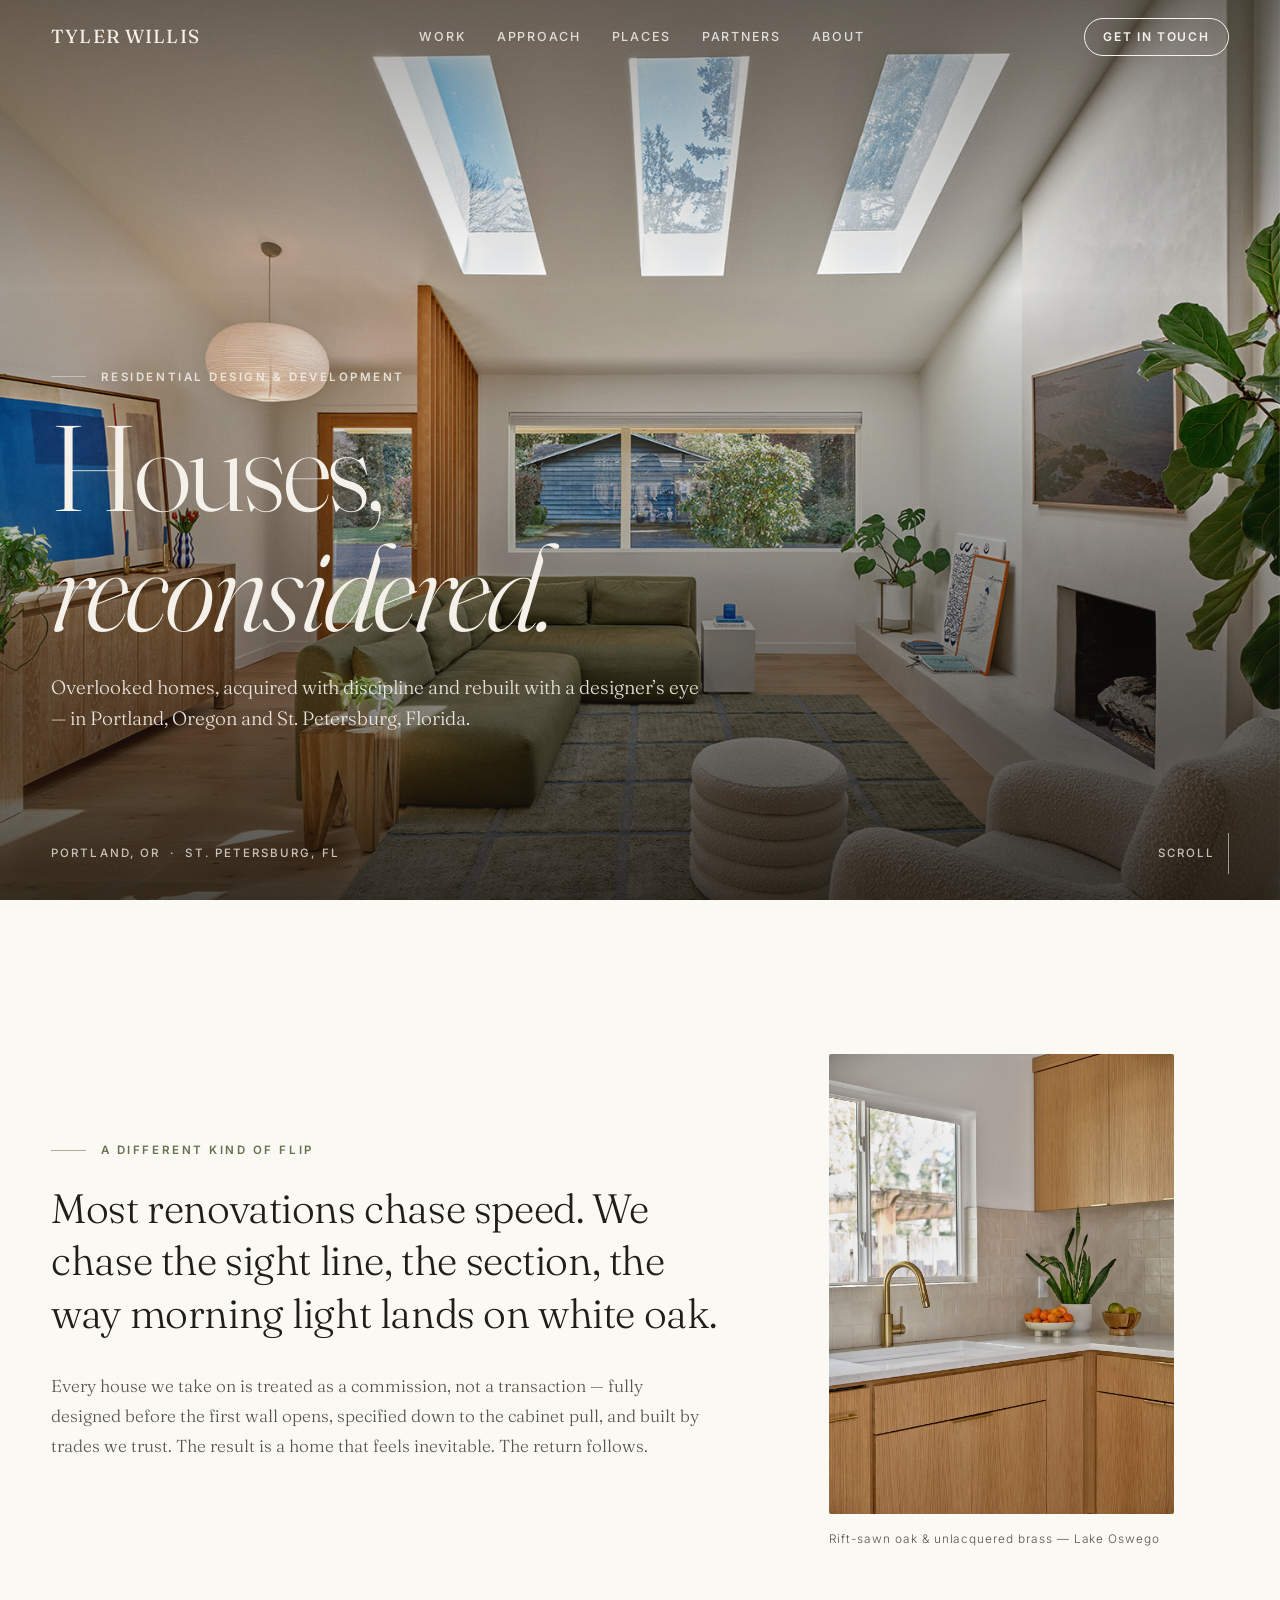
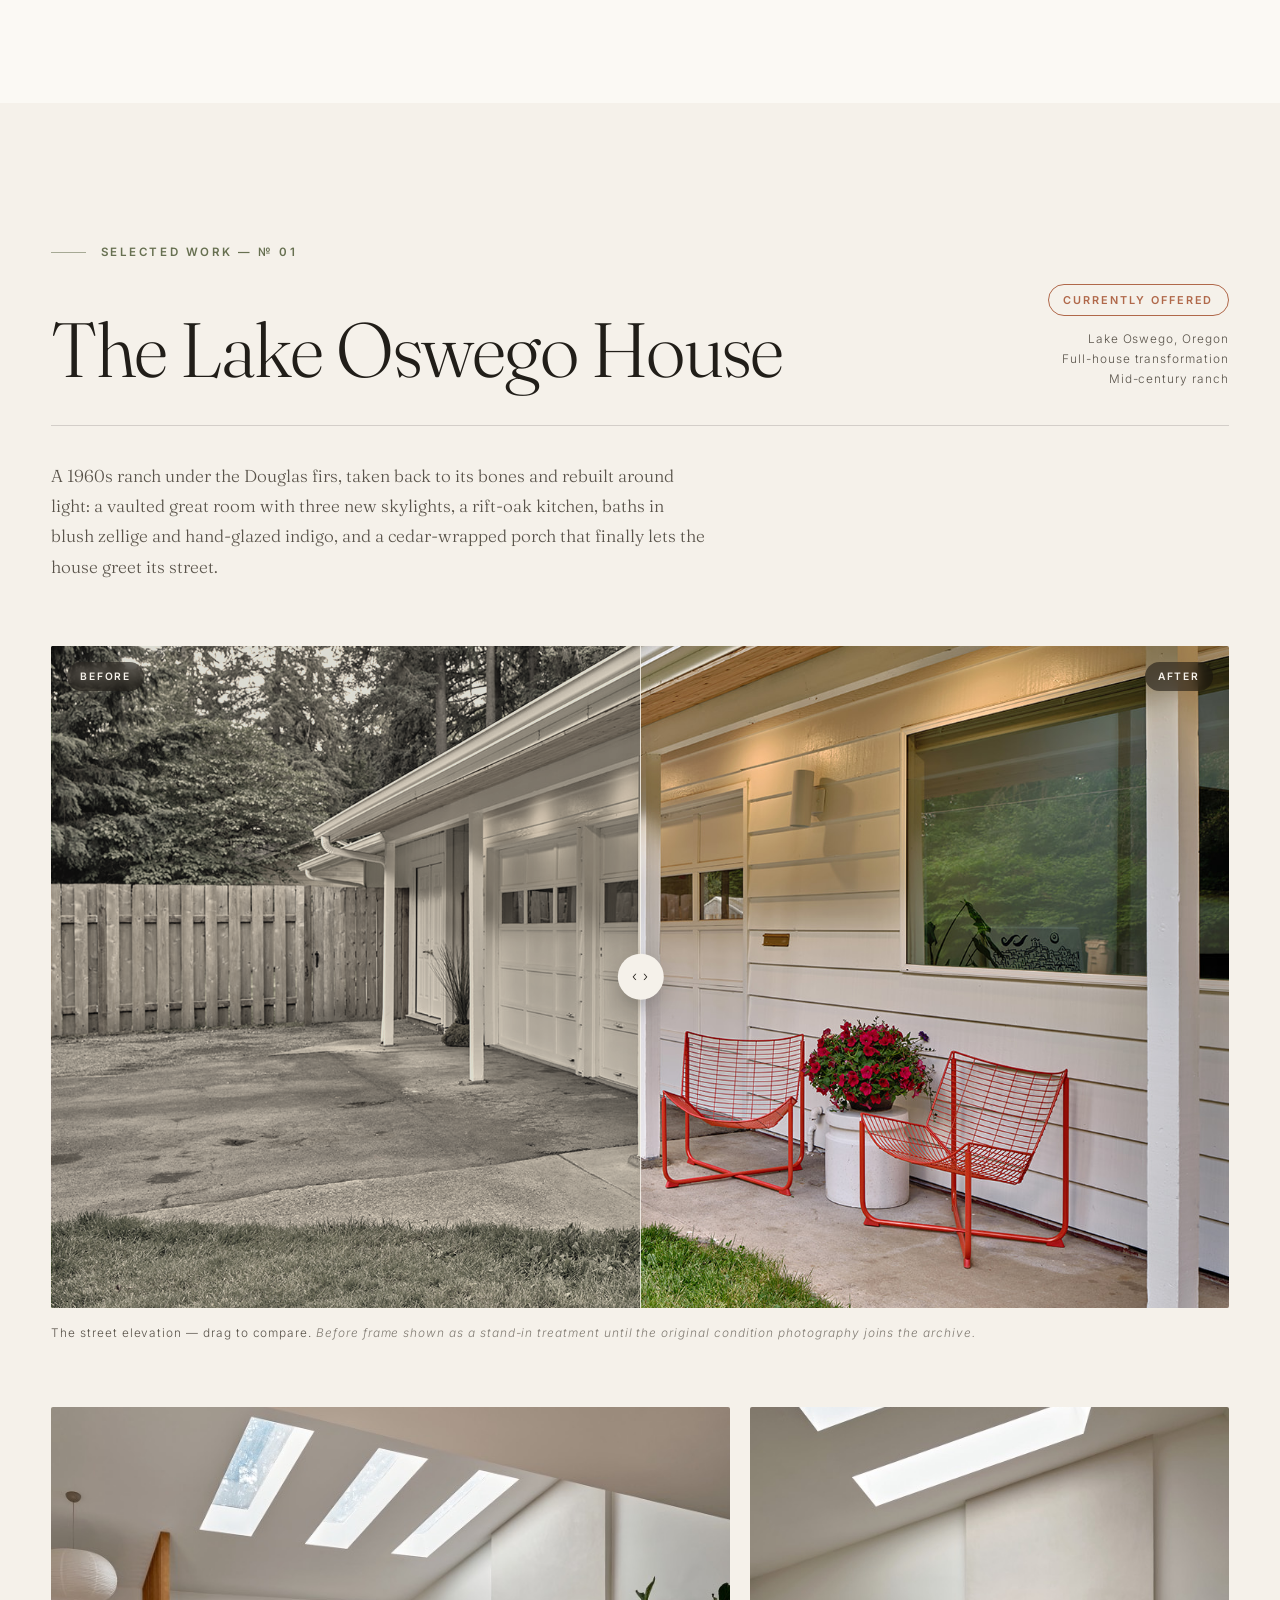
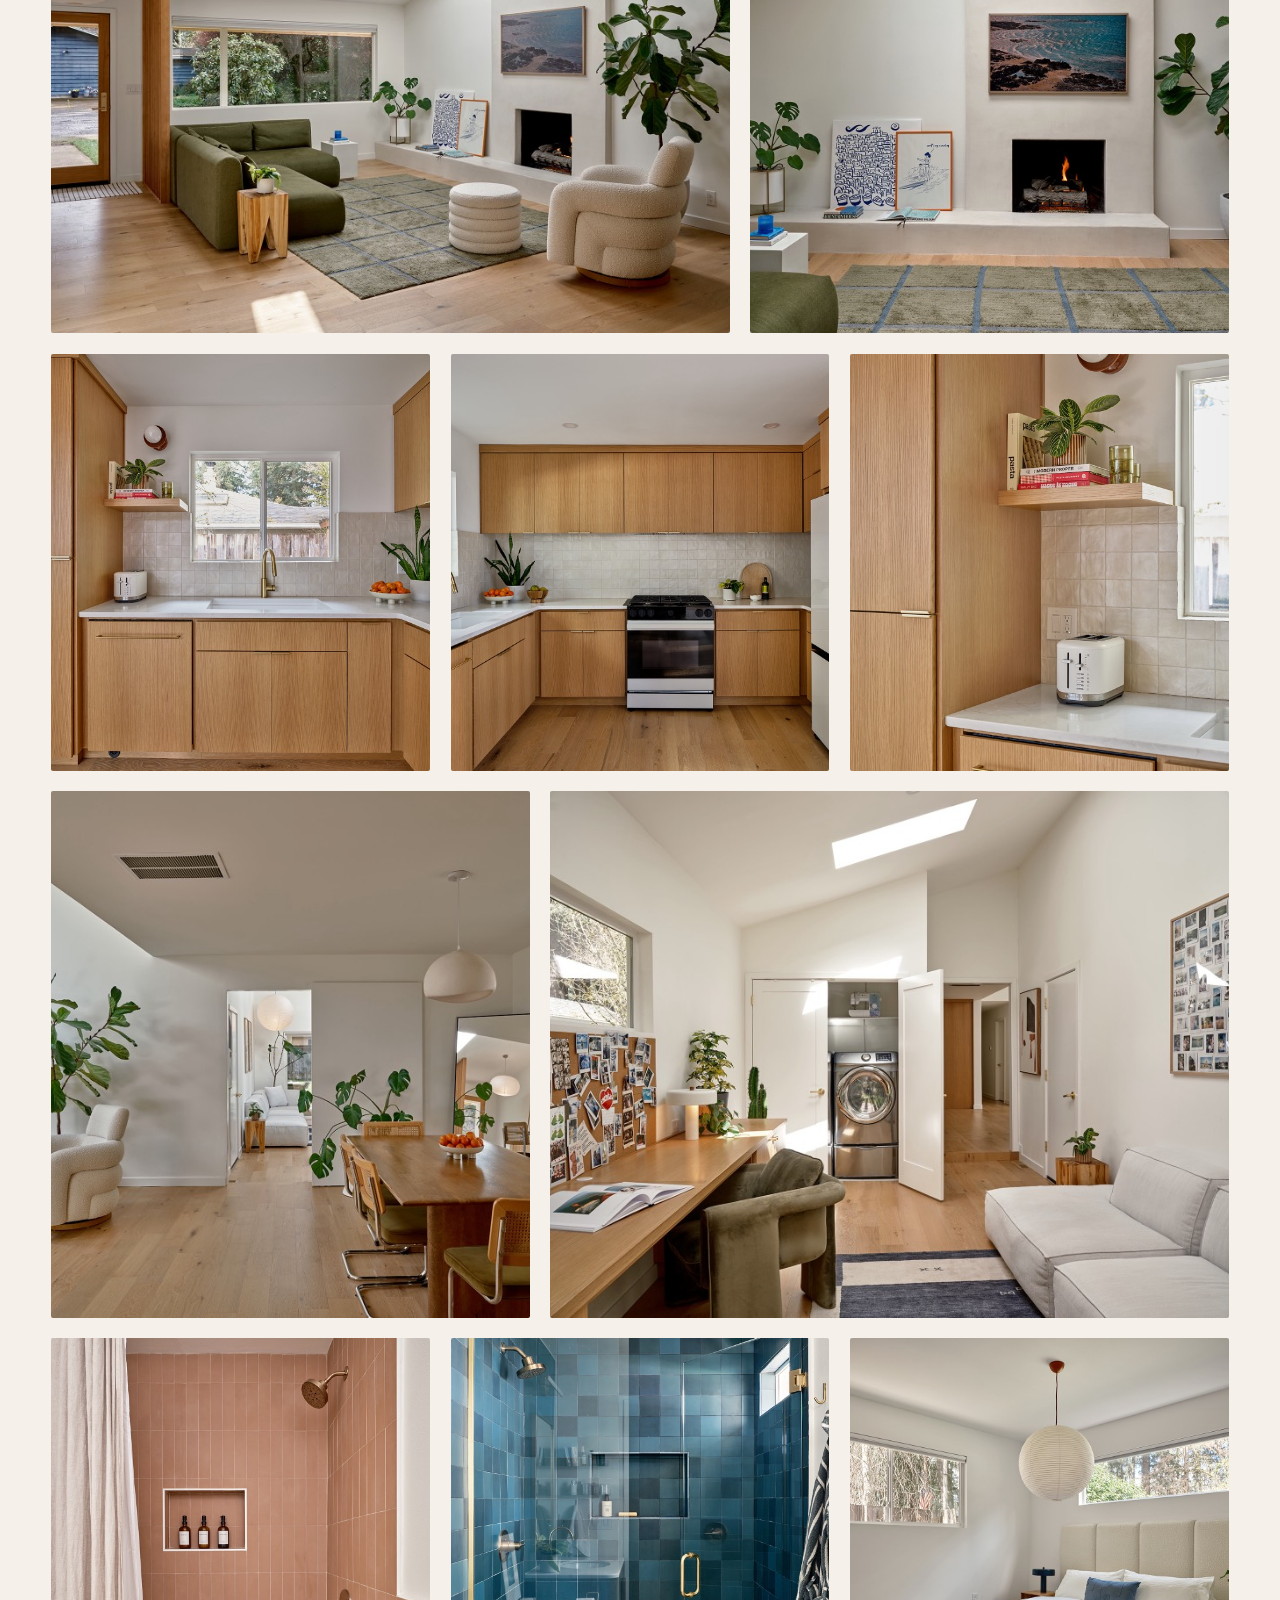
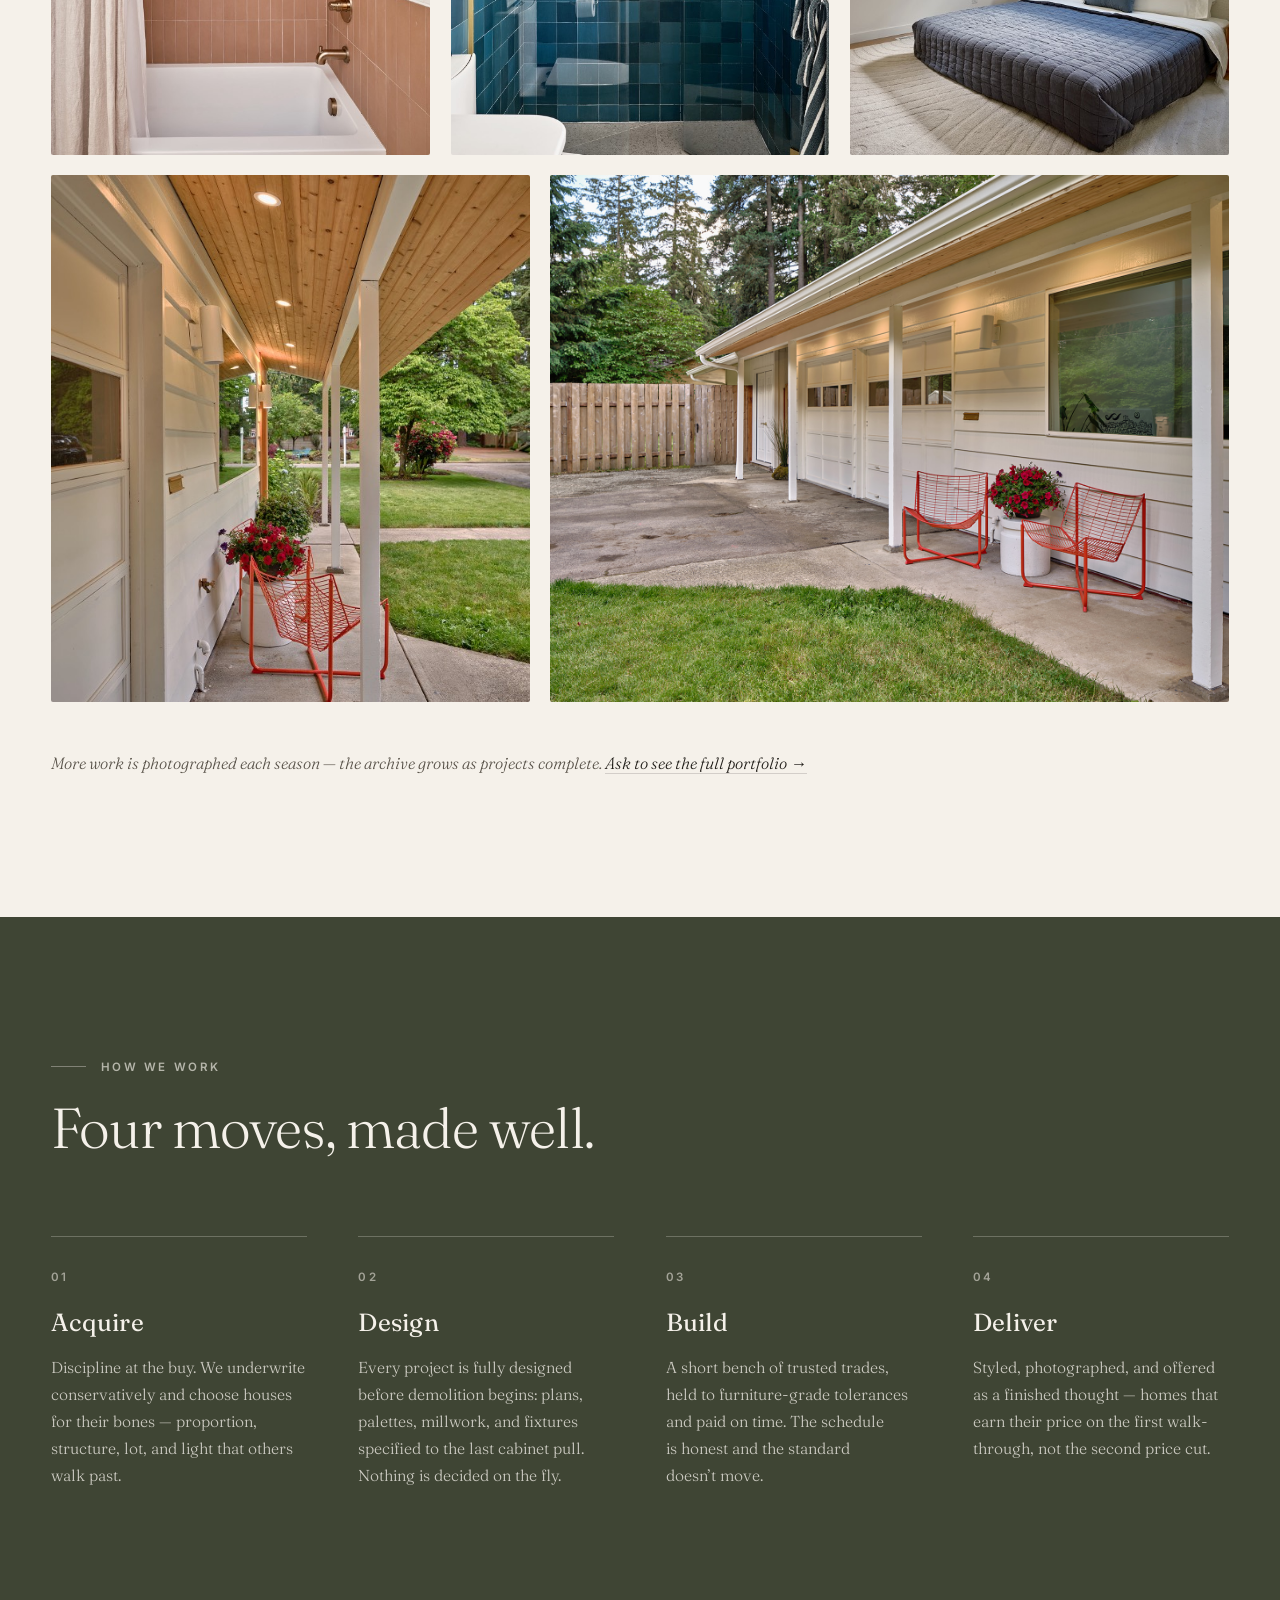
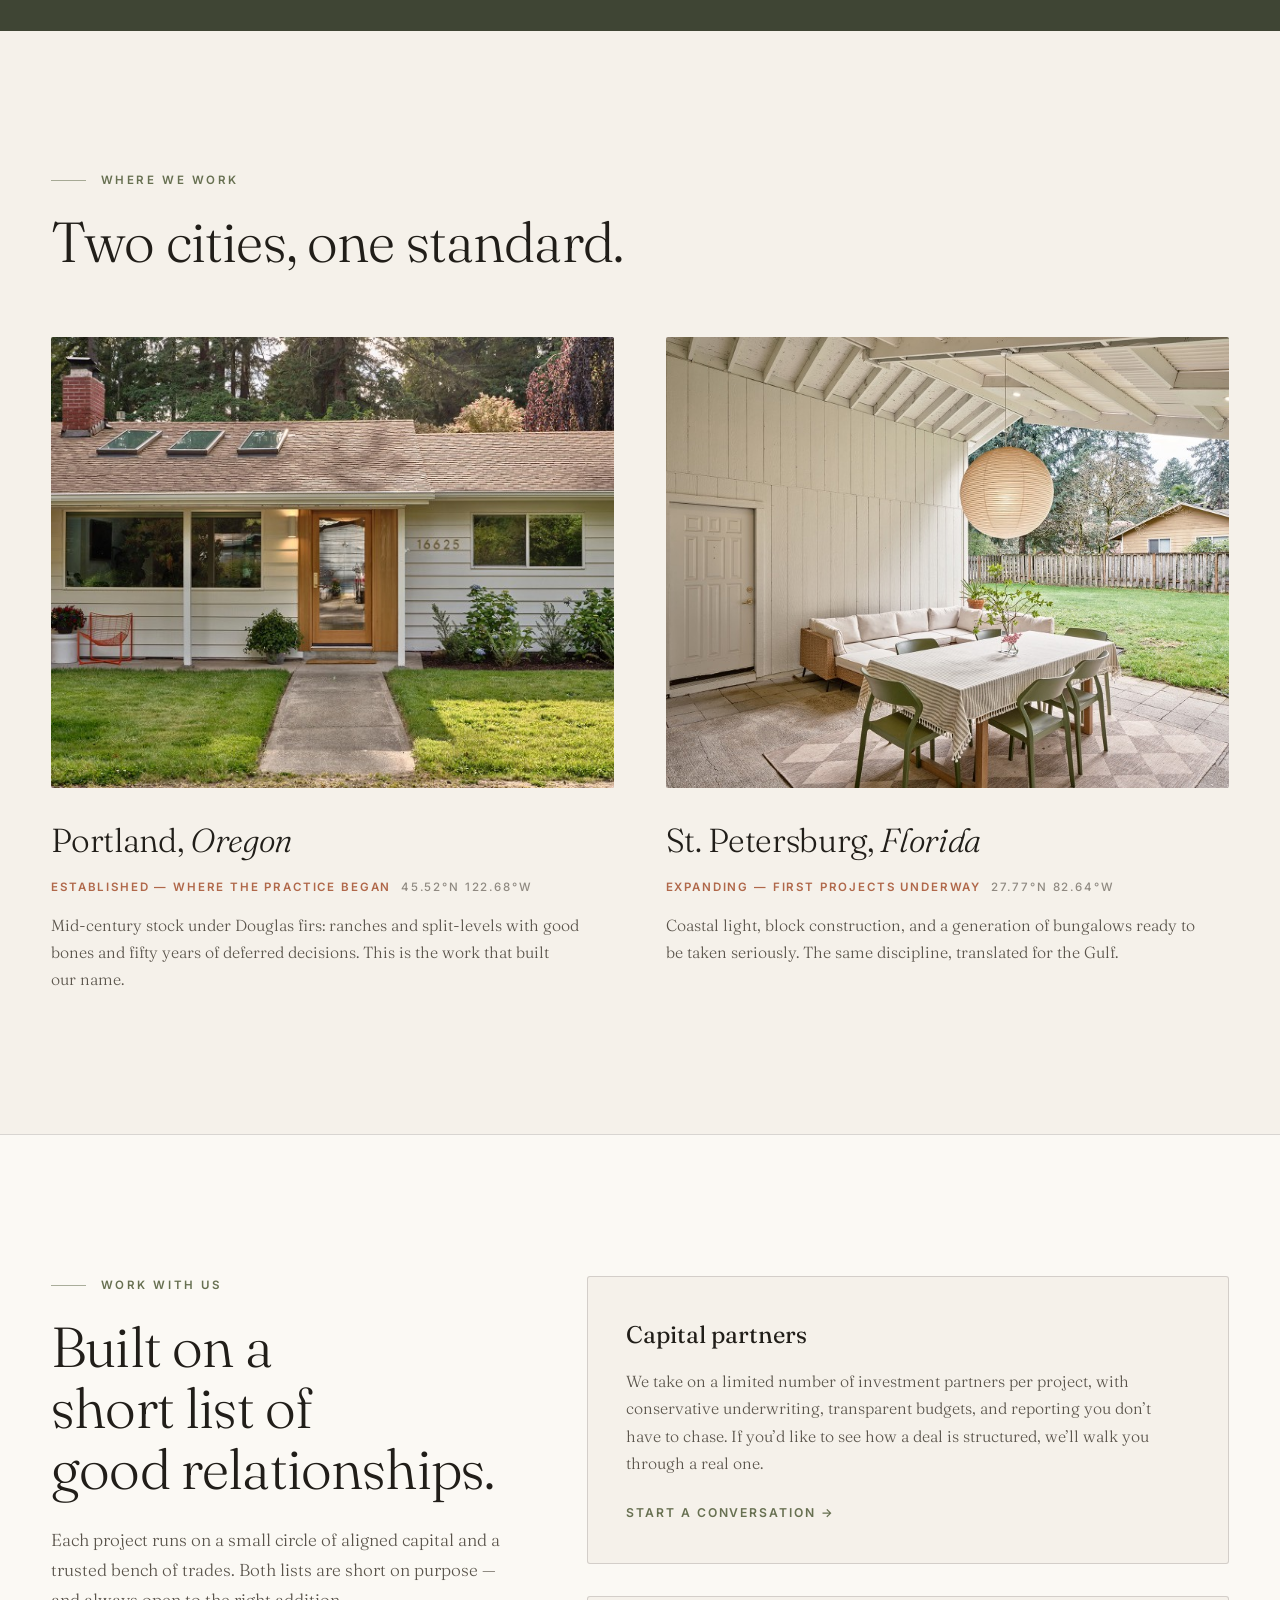
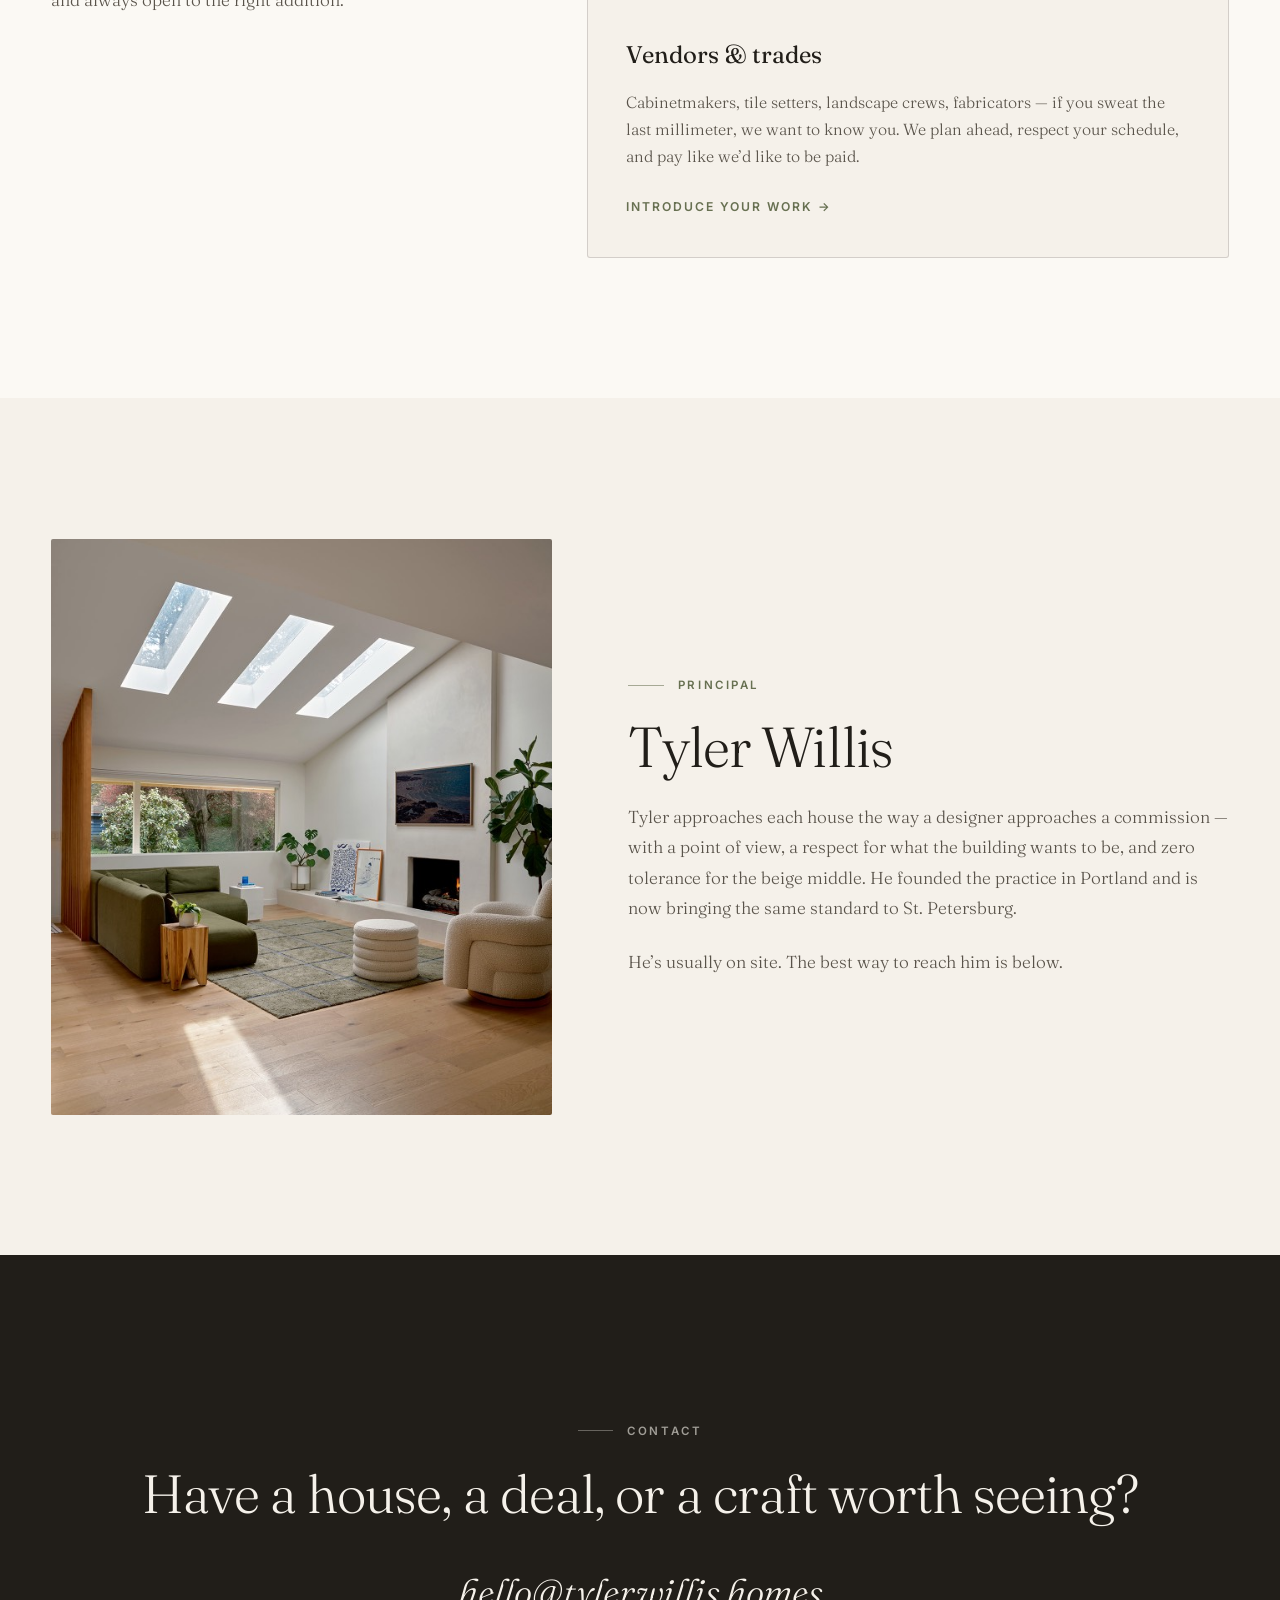
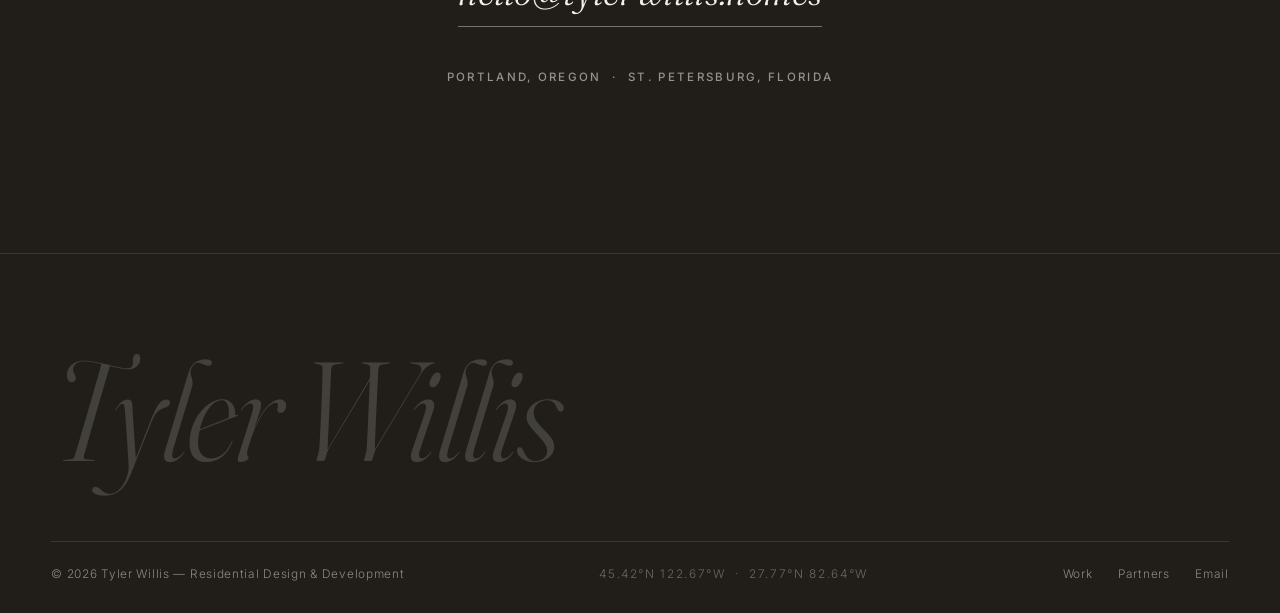
<file: Website/index.html>
<!doctype html>
<html lang="en">
<head>
<meta charset="utf-8">
<meta name="viewport" content="width=device-width, initial-scale=1">
<title>Tyler Willis — Residential Design &amp; Development · Portland &amp; St. Petersburg</title>
<meta name="description" content="Tyler Willis acquires overlooked houses and returns them to the market as considered, design-led homes. Portland, Oregon and St. Petersburg, Florida.">
<meta property="og:title" content="Tyler Willis — Residential Design & Development">
<meta property="og:description" content="Design-led residential redevelopment in Portland, Oregon and St. Petersburg, Florida.">
<meta property="og:image" content="assets/img/web/living-skylights-1600.jpg">
<link rel="icon" type="image/svg+xml" href="assets/favicon.svg">
<link rel="preconnect" href="https://fonts.googleapis.com">
<link rel="preconnect" href="https://fonts.gstatic.com" crossorigin>
<link href="https://fonts.googleapis.com/css2?family=Fraunces:ital,opsz,wght@0,9..144,300;0,9..144,400;0,9..144,500;1,9..144,300;1,9..144,400&family=Inter:wght@400;500;600&display=swap" rel="stylesheet">
<link rel="stylesheet" href="css/styles.css">
<script type="application/ld+json">
{
  "@context": "https://schema.org",
  "@type": "ProfessionalService",
  "name": "Tyler Willis — Residential Design & Development",
  "description": "Design-led residential redevelopment. Overlooked houses acquired with discipline and rebuilt with a designer’s eye.",
  "founder": { "@type": "Person", "name": "Tyler Willis" },
  "areaServed": [
    { "@type": "City", "name": "Portland", "address": { "@type": "PostalAddress", "addressRegion": "OR" } },
    { "@type": "City", "name": "St. Petersburg", "address": { "@type": "PostalAddress", "addressRegion": "FL" } }
  ]
}
</script>
</head>
<body>

<header class="nav" id="nav">
  <a class="nav-brand" href="#top">Tyler&nbsp;Willis</a>
  <nav class="nav-links" aria-label="Primary">
    <a href="#work">Work</a>
    <a href="#approach">Approach</a>
    <a href="#places">Places</a>
    <a href="#partners">Partners</a>
    <a href="#about">About</a>
  </nav>
  <a class="nav-cta" href="#contact">Get in touch</a>
</header>

<main id="top">

  <!-- ============ HERO ============ -->
  <section class="hero">
    <img class="hero-img" src="assets/img/web/living-skylights-1600.jpg" alt="Sunlit living room with vaulted ceiling, three skylights and an olive sectional — the Lake Oswego House" fetchpriority="high">
    <div class="hero-scrim"></div>
    <div class="hero-content">
      <p class="kicker light">Residential design &amp; development</p>
      <h1>Houses,<br><em>reconsidered.</em></h1>
      <p class="hero-sub">Overlooked homes, acquired with discipline and rebuilt with a designer’s eye — in Portland, Oregon and St.&nbsp;Petersburg, Florida.</p>
    </div>
    <div class="hero-foot">
      <span>Portland, OR&nbsp;&nbsp;·&nbsp;&nbsp;St. Petersburg, FL</span>
      <a class="scroll-cue" href="#manifesto" aria-label="Scroll to introduction">Scroll<span class="cue-line" aria-hidden="true"></span></a>
    </div>
  </section>

  <!-- ============ MANIFESTO ============ -->
  <section class="manifesto" id="manifesto">
    <div class="manifesto-grid">
      <div class="manifesto-copy reveal">
        <p class="kicker">A different kind of flip</p>
        <h2 class="statement">Most renovations chase speed. We chase the sight&nbsp;line, the section, the way morning light lands on white&nbsp;oak.</h2>
        <p class="body-copy">Every house we take on is treated as a commission, not a transaction — fully designed before the first wall opens, specified down to the cabinet pull, and built by trades we trust. The result is a home that feels inevitable. The return follows.</p>
      </div>
      <figure class="manifesto-fig reveal delay-1">
        <img src="assets/img/web/kitchen-faucet-800.jpg"
             srcset="assets/img/web/kitchen-faucet-800.jpg 800w, assets/img/web/kitchen-faucet-1600.jpg 1200w"
             sizes="(max-width: 760px) 92vw, 36vw"
             alt="Brushed brass faucet over a quartz sink, rift-sawn white oak cabinetry" loading="lazy">
        <figcaption>Rift-sawn oak &amp; unlacquered brass — Lake Oswego</figcaption>
      </figure>
    </div>
  </section>

  <!-- ============ FEATURED WORK ============ -->
  <section class="work" id="work">
    <div class="work-head reveal">
      <p class="kicker">Selected work — №&nbsp;01</p>
      <div class="work-title-row">
        <h2 class="work-title">The Lake&nbsp;Oswego House</h2>
        <div class="work-meta">
          <span class="badge">Currently offered</span>
          <p>Lake Oswego, Oregon<br>Full-house transformation<br>Mid-century ranch</p>
        </div>
      </div>
      <p class="work-intro body-copy">A 1960s ranch under the Douglas firs, taken back to its bones and rebuilt around light: a vaulted great room with three new skylights, a rift-oak kitchen, baths in blush zellige and hand-glazed indigo, and a cedar-wrapped porch that finally lets the house greet its street.</p>
    </div>

    <!-- Before / after -->
    <figure class="ba ba-placeholder reveal" id="transformation">
      <div class="ba-frame" role="slider" tabindex="0" aria-label="Before and after comparison — drag or use arrow keys" aria-valuemin="0" aria-valuemax="100" aria-valuenow="50">
        <img class="ba-after" src="assets/img/web/exterior-porch-1600.jpg" alt="After: renovated street elevation with deep porch, cedar entry and new landscaping" width="1600" height="1200" loading="lazy">
        <div class="ba-before">
          <img src="assets/img/web/exterior-porch-1600.jpg" alt="Before: original condition of the same elevation (placeholder treatment)" width="1600" height="1200" loading="lazy">
        </div>
        <span class="ba-tag ba-tag-before" aria-hidden="true">Before</span>
        <span class="ba-tag ba-tag-after" aria-hidden="true">After</span>
        <div class="ba-handle" aria-hidden="true"><span class="ba-knob">‹&nbsp;›</span></div>
      </div>
      <figcaption class="ba-cap">The street elevation — drag to compare. <em>Before frame shown as a stand-in treatment until the original condition photography joins the archive.</em></figcaption>
    </figure>

    <div class="gallery">
      <figure class="g-item span-7 reveal" data-full="assets/img/web/living-entry-1600.jpg">
        <img src="assets/img/web/living-entry-800.jpg" srcset="assets/img/web/living-entry-800.jpg 800w, assets/img/web/living-entry-1600.jpg 1600w" sizes="(max-width:760px) 92vw, 58vw" alt="Great room with vaulted skylit ceiling, olive sectional and wood-slat partition" loading="lazy">
        <figcaption>Great room — three skylights cut into the south slope</figcaption>
      </figure>
      <figure class="g-item span-5 reveal delay-1" data-full="assets/img/web/fireplace-1600.jpg">
        <img src="assets/img/web/fireplace-800.jpg" srcset="assets/img/web/fireplace-800.jpg 800w, assets/img/web/fireplace-1600.jpg 1600w" sizes="(max-width:760px) 92vw, 40vw" alt="Minimal plaster fireplace with a lit fire beneath twin skylights" loading="lazy">
        <figcaption>Plaster fireplace, honed &amp; lime-washed</figcaption>
      </figure>
      <figure class="g-item span-4 reveal" data-full="assets/img/web/kitchen-window-1600.jpg">
        <img src="assets/img/web/kitchen-window-800.jpg" srcset="assets/img/web/kitchen-window-800.jpg 800w, assets/img/web/kitchen-window-1600.jpg 1600w" sizes="(max-width:760px) 92vw, 32vw" alt="Kitchen sink window with handmade ceramic tile backsplash" loading="lazy">
        <figcaption>Handmade ceramic backsplash at the sink</figcaption>
      </figure>
      <figure class="g-item span-4 reveal delay-1" data-full="assets/img/web/kitchen-wide-1600.jpg">
        <img src="assets/img/web/kitchen-wide-800.jpg" srcset="assets/img/web/kitchen-wide-800.jpg 800w, assets/img/web/kitchen-wide-1600.jpg 1600w" sizes="(max-width:760px) 92vw, 32vw" alt="White-oak kitchen with integrated appliances" loading="lazy">
        <figcaption>Rift-sawn white oak, integrated appliances</figcaption>
      </figure>
      <figure class="g-item span-4 reveal delay-2" data-full="assets/img/web/kitchen-shelf-1600.jpg">
        <img src="assets/img/web/kitchen-shelf-800.jpg" srcset="assets/img/web/kitchen-shelf-800.jpg 800w, assets/img/web/kitchen-shelf-1600.jpg 1600w" sizes="(max-width:760px) 92vw, 32vw" alt="Open oak shelf styled with ceramics and greenery" loading="lazy">
        <figcaption>Open shelving, styled for the offer</figcaption>
      </figure>
      <figure class="g-item span-5 reveal" data-full="assets/img/web/dining-1600.jpg">
        <img src="assets/img/web/dining-800.jpg" srcset="assets/img/web/dining-800.jpg 800w, assets/img/web/dining-1600.jpg 1600w" sizes="(max-width:760px) 92vw, 40vw" alt="Dining area in warm oak beside a picture window" loading="lazy">
        <figcaption>Dining room in warm oak</figcaption>
      </figure>
      <figure class="g-item span-7 reveal delay-1" data-full="assets/img/web/living-credenza-1600.jpg">
        <img src="assets/img/web/living-credenza-800.jpg" srcset="assets/img/web/living-credenza-800.jpg 800w, assets/img/web/living-credenza-1600.jpg 1600w" sizes="(max-width:760px) 92vw, 58vw" alt="Living room with oak credenza, paper lantern and skylights" loading="lazy">
        <figcaption>Living room, looking toward the entry</figcaption>
      </figure>
      <figure class="g-item span-4 reveal" data-full="assets/img/web/bath-terracotta-1600.jpg">
        <img src="assets/img/web/bath-terracotta-800.jpg" srcset="assets/img/web/bath-terracotta-800.jpg 800w, assets/img/web/bath-terracotta-1600.jpg 1600w" sizes="(max-width:760px) 92vw, 32vw" alt="Bathroom in blush terracotta zellige with a recessed niche" loading="lazy">
        <figcaption>Primary bath — blush zellige</figcaption>
      </figure>
      <figure class="g-item span-4 reveal delay-1" data-full="assets/img/web/shower-indigo-1600.jpg">
        <img src="assets/img/web/shower-indigo-800.jpg" srcset="assets/img/web/shower-indigo-800.jpg 800w, assets/img/web/shower-indigo-1600.jpg 1600w" sizes="(max-width:760px) 92vw, 32vw" alt="Walk-in shower in hand-glazed indigo tile with brass fittings" loading="lazy">
        <figcaption>Guest bath — hand-glazed indigo, brass fittings</figcaption>
      </figure>
      <figure class="g-item span-4 reveal delay-2" data-full="assets/img/web/bedroom-1600.jpg">
        <img src="assets/img/web/bedroom-800.jpg" srcset="assets/img/web/bedroom-800.jpg 800w, assets/img/web/bedroom-1600.jpg 1600w" sizes="(max-width:760px) 92vw, 32vw" alt="Calm primary bedroom with low platform bed" loading="lazy">
        <figcaption>Primary bedroom</figcaption>
      </figure>
      <figure class="g-item span-5 reveal" data-full="assets/img/web/porch-cedar-1600.jpg">
        <img src="assets/img/web/porch-cedar-800.jpg" srcset="assets/img/web/porch-cedar-800.jpg 800w, assets/img/web/porch-cedar-1600.jpg 1600w" sizes="(max-width:760px) 92vw, 40vw" alt="Cedar-clad porch ceiling at the entry" loading="lazy">
        <figcaption>Cedar-wrapped entry porch</figcaption>
      </figure>
      <figure class="g-item span-7 reveal delay-1" data-full="assets/img/web/exterior-porch-1600.jpg">
        <img src="assets/img/web/exterior-porch-800.jpg" srcset="assets/img/web/exterior-porch-800.jpg 800w, assets/img/web/exterior-porch-1600.jpg 1600w" sizes="(max-width:760px) 92vw, 58vw" alt="Renovated ranch exterior with deep porch and new landscaping" loading="lazy">
        <figcaption>The street elevation, finished</figcaption>
      </figure>
    </div>

    <p class="work-foot reveal">More work is photographed each season — the archive grows as projects complete. <a href="#contact">Ask to see the full portfolio&nbsp;→</a></p>
  </section>

  <!-- ============ APPROACH ============ -->
  <section class="approach" id="approach">
    <div class="approach-inner">
      <p class="kicker light reveal">How we work</p>
      <h2 class="section-title light reveal">Four moves, made&nbsp;well.</h2>
      <ol class="steps">
        <li class="reveal">
          <span class="step-no">01</span>
          <h3>Acquire</h3>
          <p>Discipline at the buy. We underwrite conservatively and choose houses for their bones — proportion, structure, lot, and light that others walk past.</p>
        </li>
        <li class="reveal delay-1">
          <span class="step-no">02</span>
          <h3>Design</h3>
          <p>Every project is fully designed before demolition begins: plans, palettes, millwork, and fixtures specified to the last cabinet pull. Nothing is decided on the fly.</p>
        </li>
        <li class="reveal delay-2">
          <span class="step-no">03</span>
          <h3>Build</h3>
          <p>A short bench of trusted trades, held to furniture-grade tolerances and paid on time. The schedule is honest and the standard doesn’t move.</p>
        </li>
        <li class="reveal delay-3">
          <span class="step-no">04</span>
          <h3>Deliver</h3>
          <p>Styled, photographed, and offered as a finished thought — homes that earn their price on the first walk-through, not the second price cut.</p>
        </li>
      </ol>
    </div>
  </section>

  <!-- ============ PLACES ============ -->
  <section class="places" id="places">
    <p class="kicker reveal">Where we work</p>
    <h2 class="section-title reveal">Two cities, one&nbsp;standard.</h2>
    <div class="places-grid">
      <article class="place reveal">
        <figure class="place-fig" data-full="assets/img/web/exterior-front-1600.jpg">
          <img src="assets/img/web/exterior-front-800.jpg" srcset="assets/img/web/exterior-front-800.jpg 800w, assets/img/web/exterior-front-1600.jpg 1600w" sizes="(max-width:760px) 92vw, 44vw" alt="Mid-century ranch under tall Douglas firs, Lake Oswego" loading="lazy">
        </figure>
        <div class="place-body">
          <h3>Portland, <em>Oregon</em></h3>
          <p class="place-tag">Established — where the practice began&nbsp;&nbsp;<span class="coords">45.52°N&nbsp;122.68°W</span></p>
          <p>Mid-century stock under Douglas firs: ranches and split-levels with good bones and fifty years of deferred decisions. This is the work that built our name.</p>
        </div>
      </article>
      <article class="place reveal delay-1">
        <figure class="place-fig" data-full="assets/img/web/patio-1600.jpg">
          <img src="assets/img/web/patio-800.jpg" srcset="assets/img/web/patio-800.jpg 800w, assets/img/web/patio-1600.jpg 1600w" sizes="(max-width:760px) 92vw, 44vw" alt="Covered outdoor dining patio with paper globe pendant" loading="lazy">
        </figure>
        <div class="place-body">
          <h3>St. Petersburg, <em>Florida</em></h3>
          <p class="place-tag">Expanding — first projects underway&nbsp;&nbsp;<span class="coords">27.77°N&nbsp;82.64°W</span></p>
          <p>Coastal light, block construction, and a generation of bungalows ready to be taken seriously. The same discipline, translated for the Gulf.</p>
        </div>
      </article>
    </div>
  </section>

  <!-- ============ PARTNERS ============ -->
  <section class="partners" id="partners">
    <div class="partners-grid">
      <div class="partners-intro reveal">
        <p class="kicker">Work with us</p>
        <h2 class="section-title">Built on a short list of good&nbsp;relationships.</h2>
        <p class="body-copy">Each project runs on a small circle of aligned capital and a trusted bench of trades. Both lists are short on purpose — and always open to the right addition.</p>
      </div>
      <div class="partner-cards">
        <article class="p-card reveal delay-1">
          <h3>Capital partners</h3>
          <p>We take on a limited number of investment partners per project, with conservative underwriting, transparent budgets, and reporting you don’t have to chase. If you’d like to see how a deal is structured, we’ll walk you through a real one.</p>
          <a class="text-cta" href="#contact">Start a conversation <span class="arrow">→</span></a>
        </article>
        <article class="p-card reveal delay-2">
          <h3>Vendors &amp; trades</h3>
          <p>Cabinetmakers, tile setters, landscape crews, fabricators — if you sweat the last millimeter, we want to know you. We plan ahead, respect your schedule, and pay like we’d like to be paid.</p>
          <a class="text-cta" href="#contact">Introduce your work <span class="arrow">→</span></a>
        </article>
      </div>
    </div>
  </section>

  <!-- ============ ABOUT ============ -->
  <section class="about" id="about">
    <div class="about-grid">
      <figure class="about-fig reveal" data-full="assets/img/web/living-corner-1600.jpg">
        <img src="assets/img/web/living-corner-800.jpg" srcset="assets/img/web/living-corner-800.jpg 800w, assets/img/web/living-corner-1600.jpg 1600w" sizes="(max-width:760px) 92vw, 40vw" alt="Sunlit corner of the great room with wood-slat partition" loading="lazy">
      </figure>
      <div class="about-copy reveal delay-1">
        <p class="kicker">Principal</p>
        <h2 class="section-title">Tyler&nbsp;Willis</h2>
        <p class="body-copy">Tyler approaches each house the way a designer approaches a commission — with a point of view, a respect for what the building wants to be, and zero tolerance for the beige middle. He founded the practice in Portland and is now bringing the same standard to St.&nbsp;Petersburg.</p>
        <p class="body-copy">He’s usually on site. The best way to reach him is below.</p>
      </div>
    </div>
  </section>

  <!-- ============ CONTACT ============ -->
  <section class="contact" id="contact">
    <p class="kicker light reveal">Contact</p>
    <h2 class="contact-line reveal">Have a house, a deal, or a craft worth&nbsp;seeing?</h2>
    <a class="contact-mail reveal delay-1" href="mailto:hello@tylerwillis.homes">hello@tylerwillis.homes</a>
    <p class="contact-note reveal delay-2">Portland, Oregon&nbsp;&nbsp;·&nbsp;&nbsp;St. Petersburg, Florida</p>
  </section>

</main>

<footer class="footer">
  <p class="footer-mark" aria-hidden="true">Tyler&nbsp;Willis</p>
  <div class="footer-row">
    <span>© 2026 Tyler Willis — Residential Design &amp; Development</span>
    <span class="footer-coords">45.42°N&nbsp;122.67°W&nbsp;&nbsp;·&nbsp;&nbsp;27.77°N&nbsp;82.64°W</span>
    <span class="footer-links">
      <a href="#work">Work</a>
      <a href="#partners">Partners</a>
      <a href="mailto:hello@tylerwillis.homes">Email</a>
    </span>
  </div>
</footer>

<!-- Lightbox -->
<div class="lightbox" id="lightbox" aria-hidden="true" role="dialog" aria-label="Photo viewer">
  <button class="lb-close" aria-label="Close">×</button>
  <button class="lb-prev" aria-label="Previous photo">←</button>
  <img class="lb-img" alt="">
  <button class="lb-next" aria-label="Next photo">→</button>
</div>

<script src="js/main.js"></script>
</body>
</html>
</file>
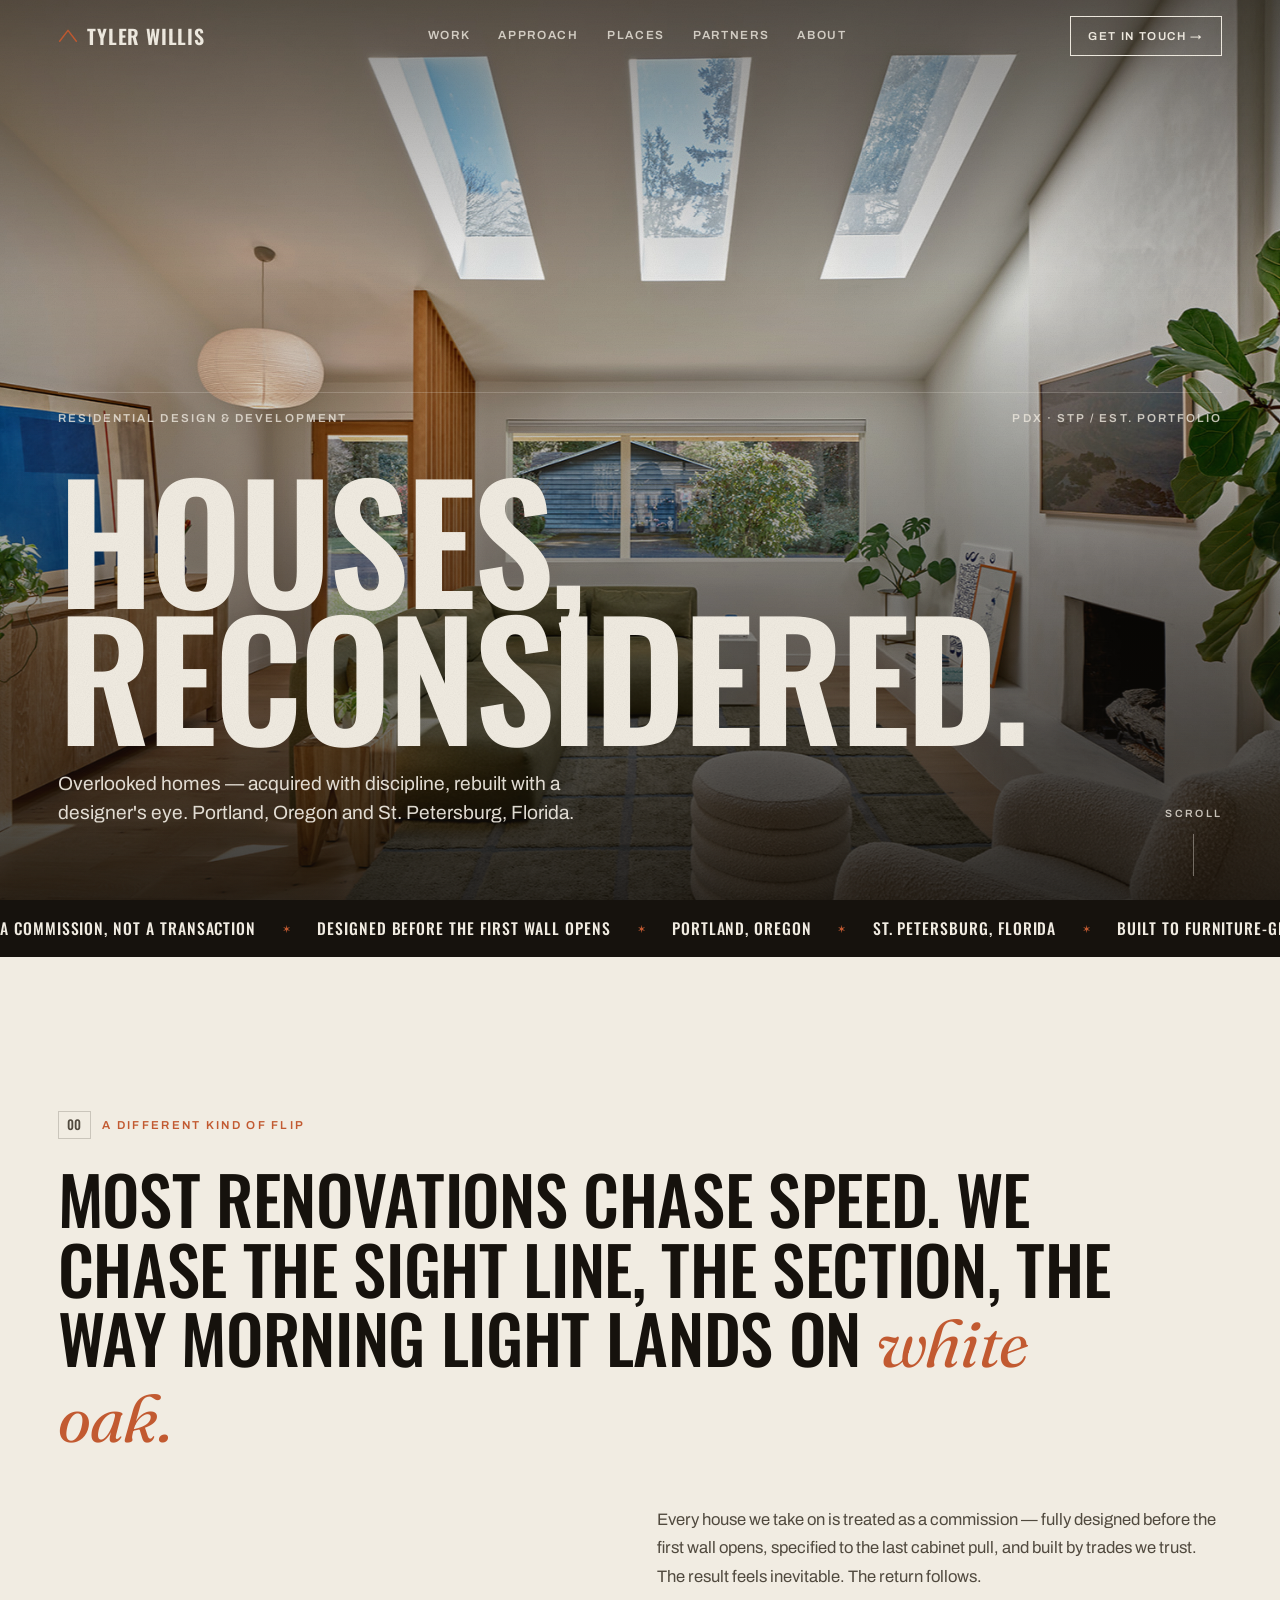
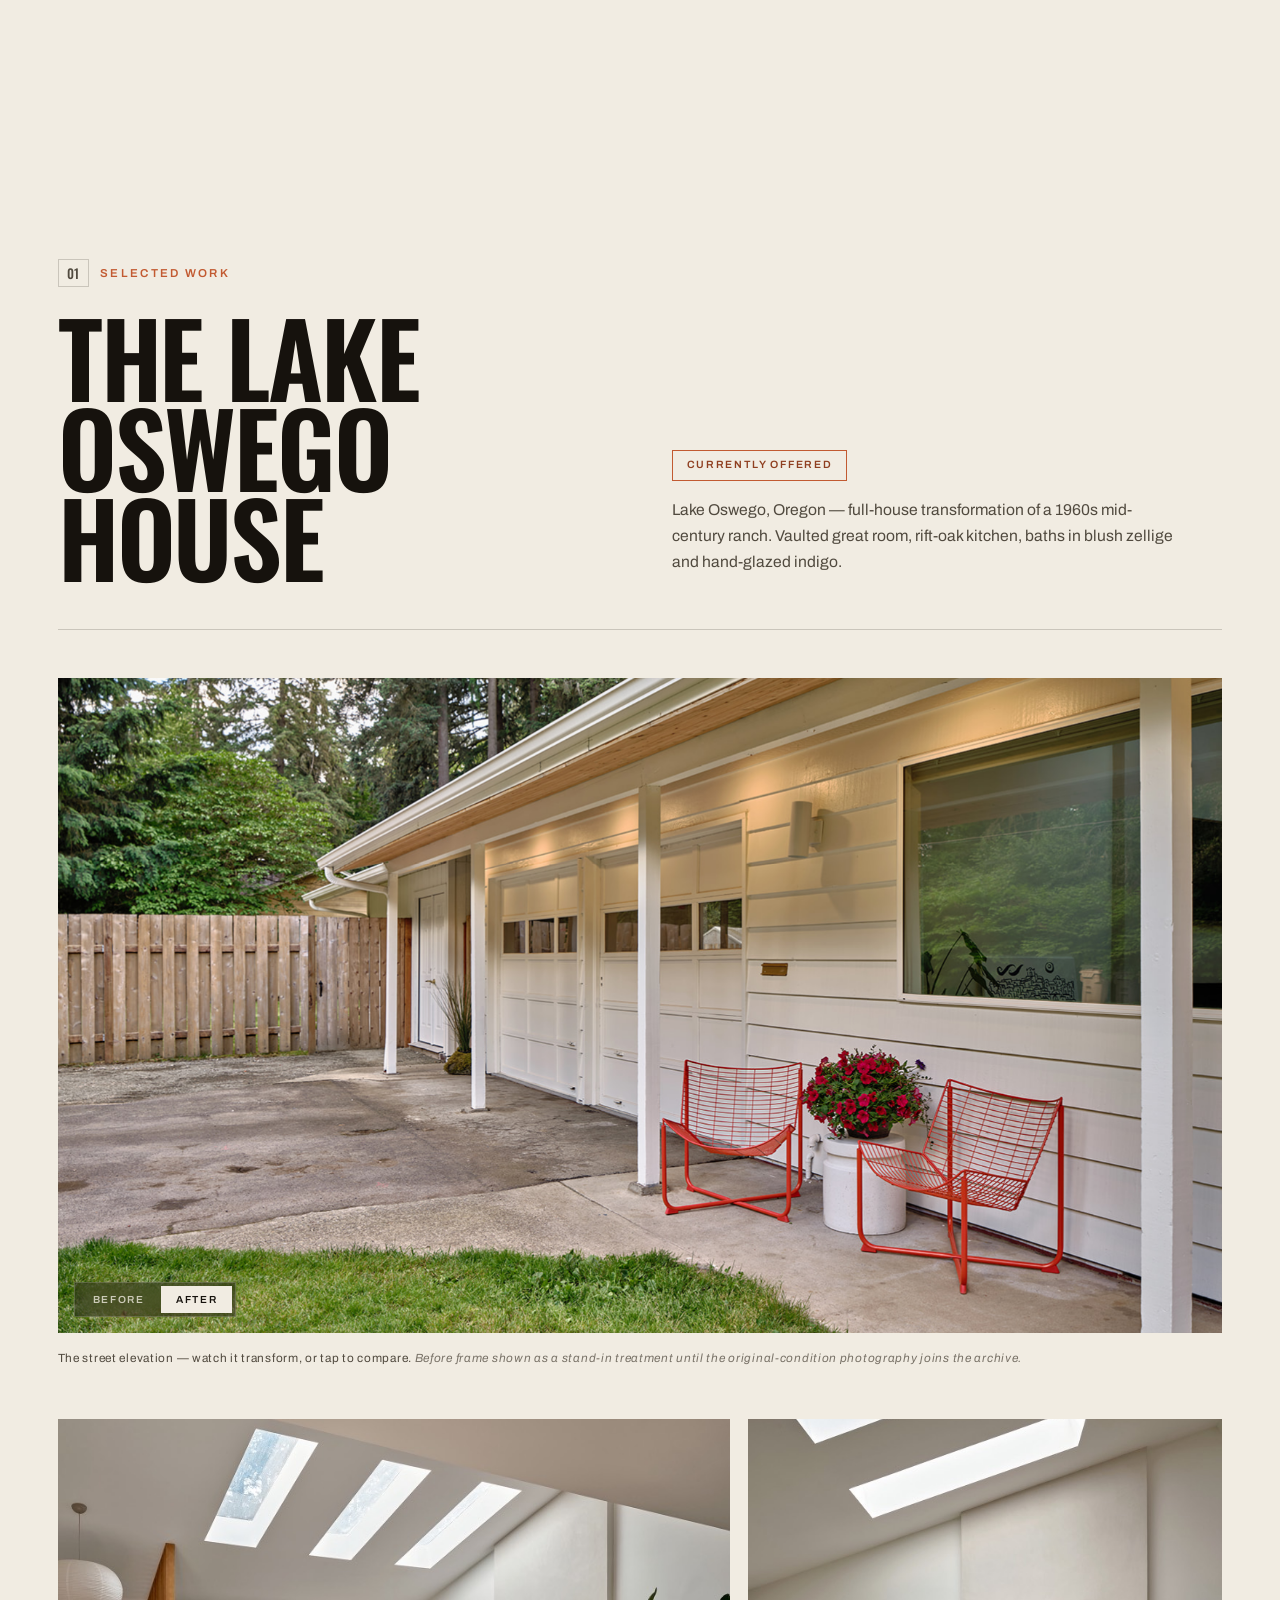
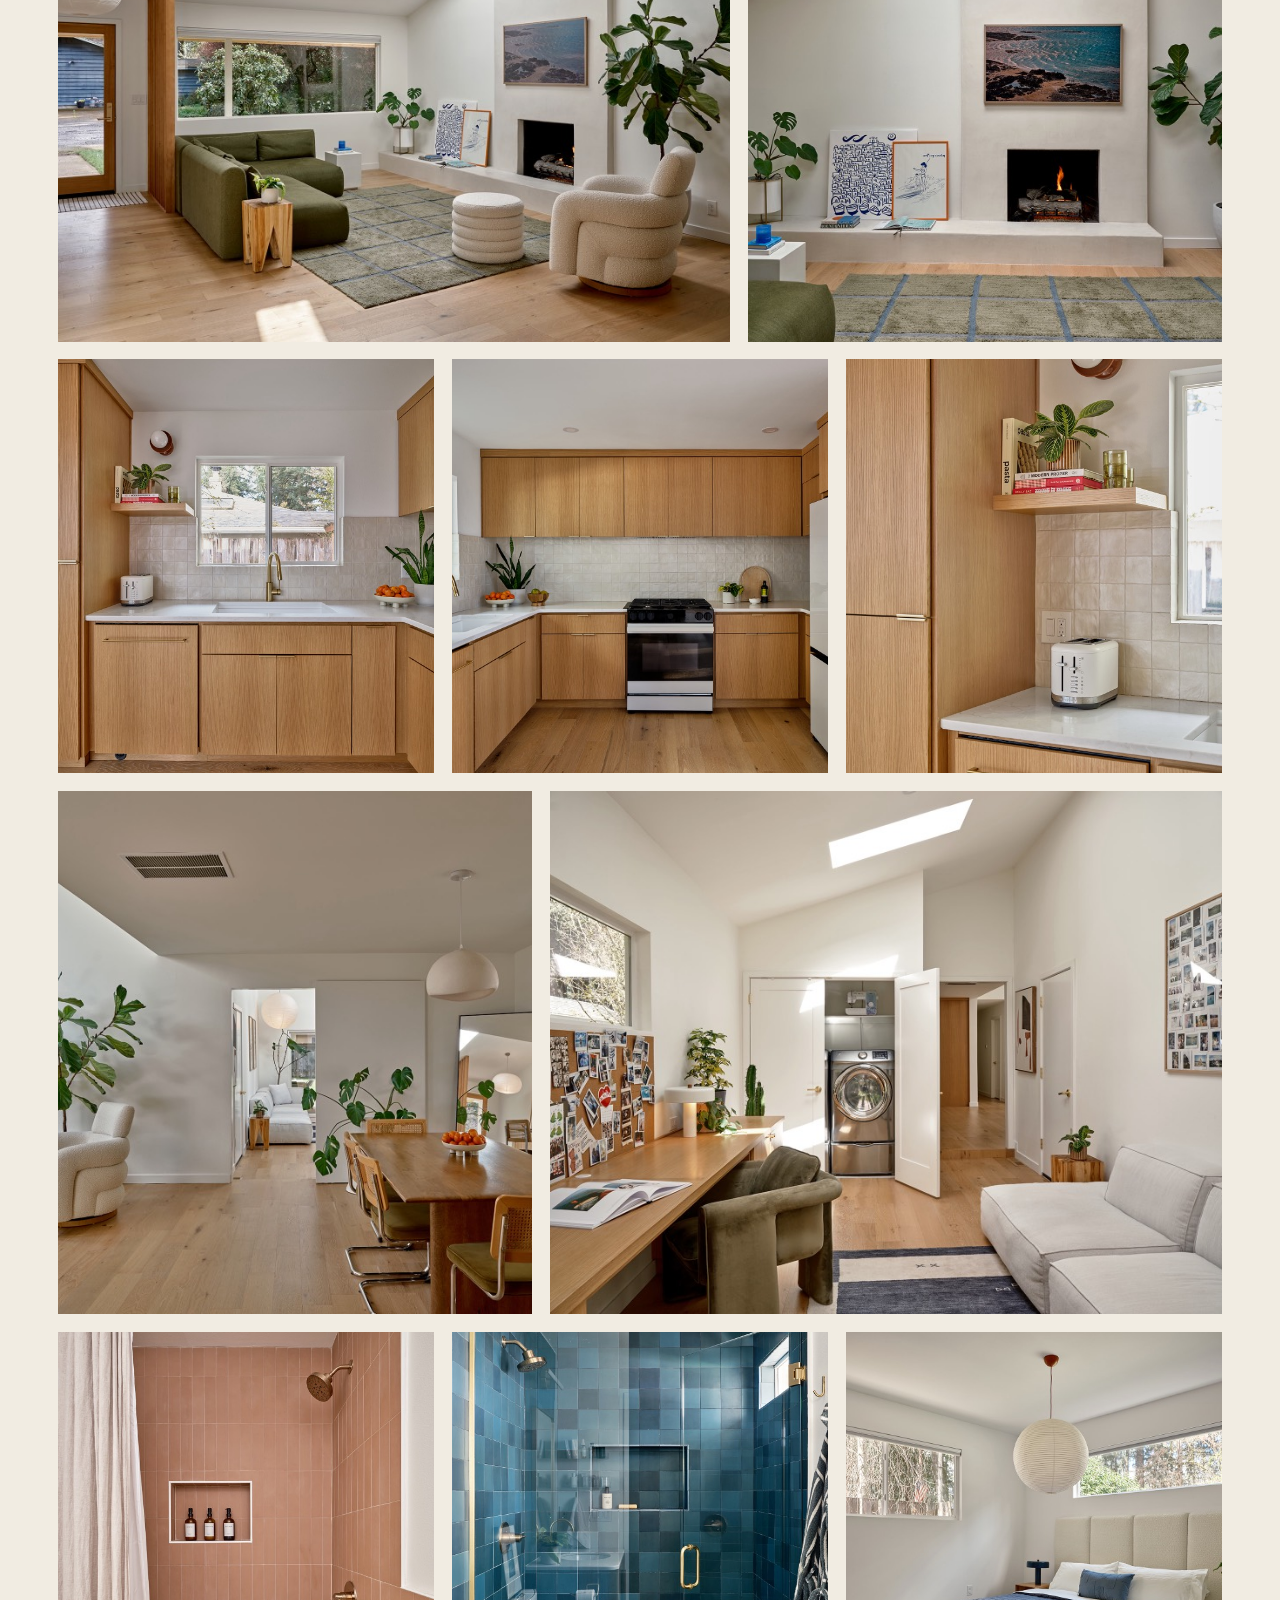
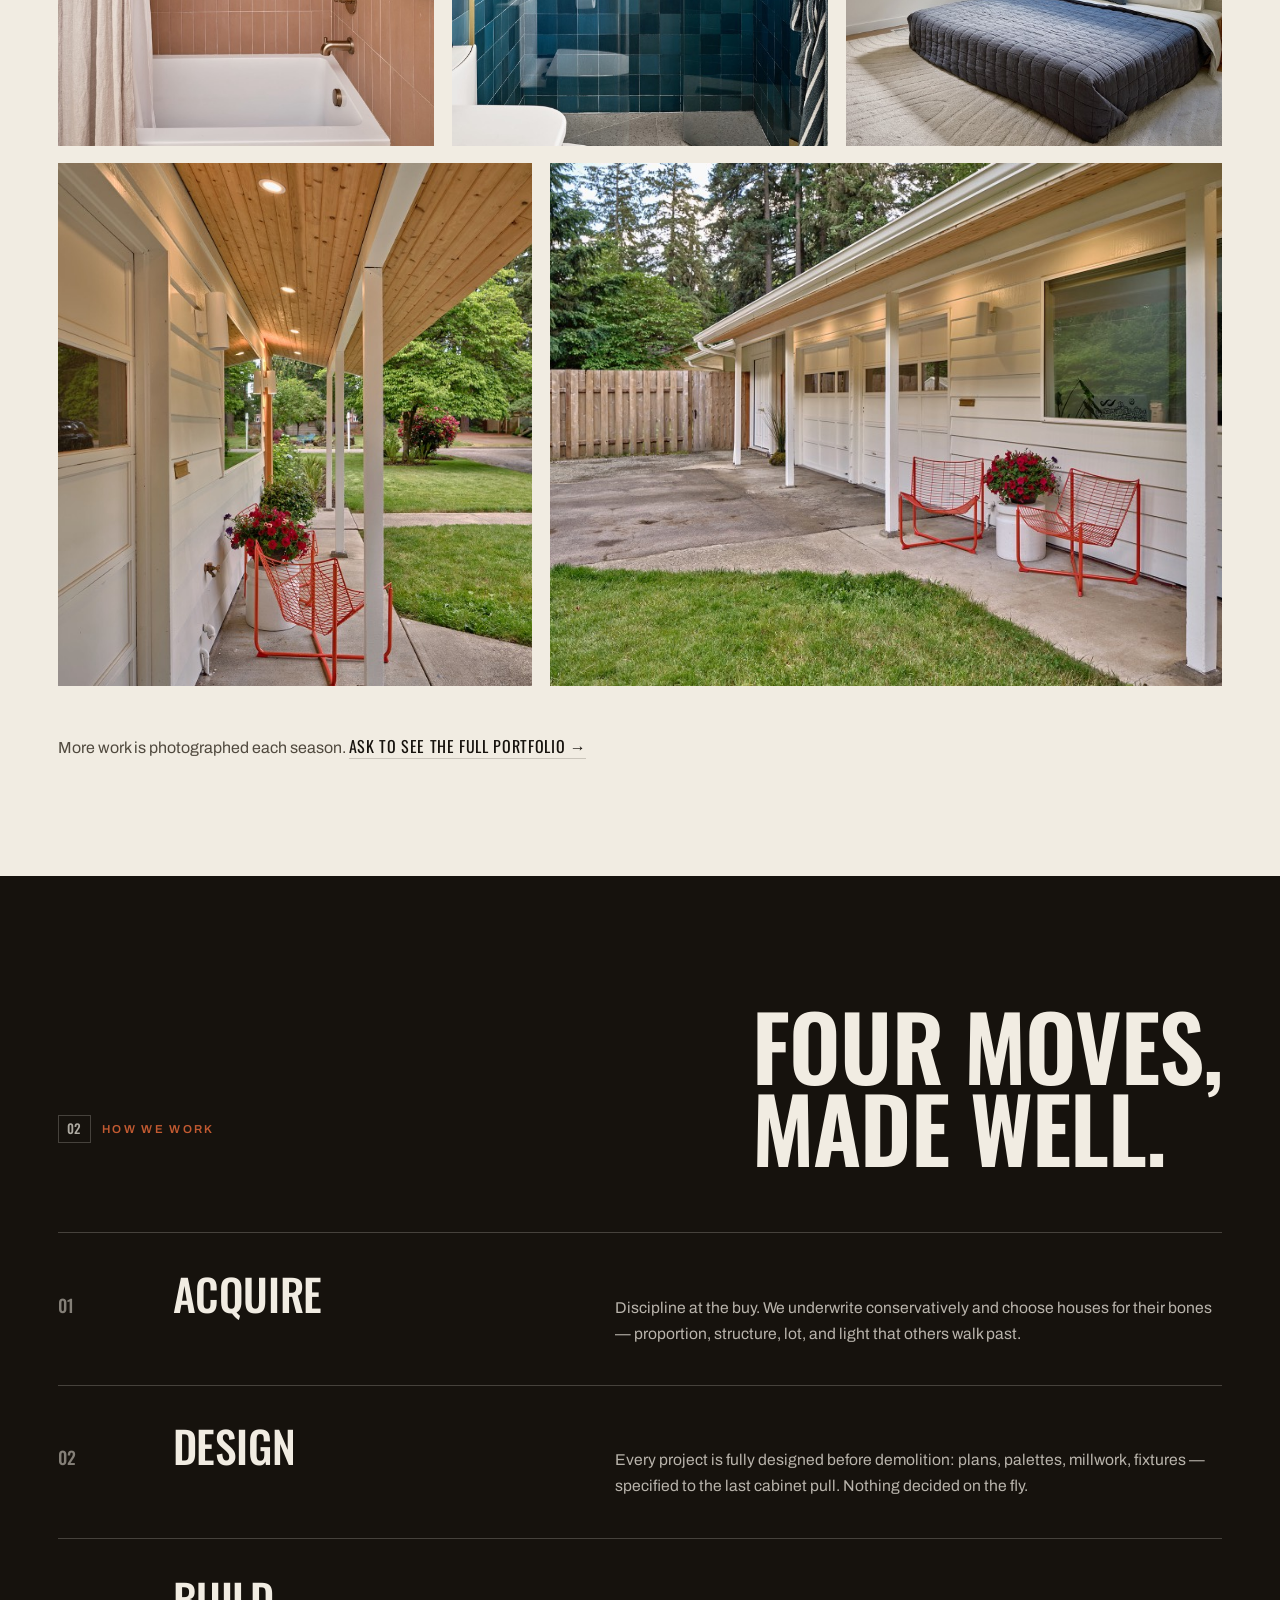
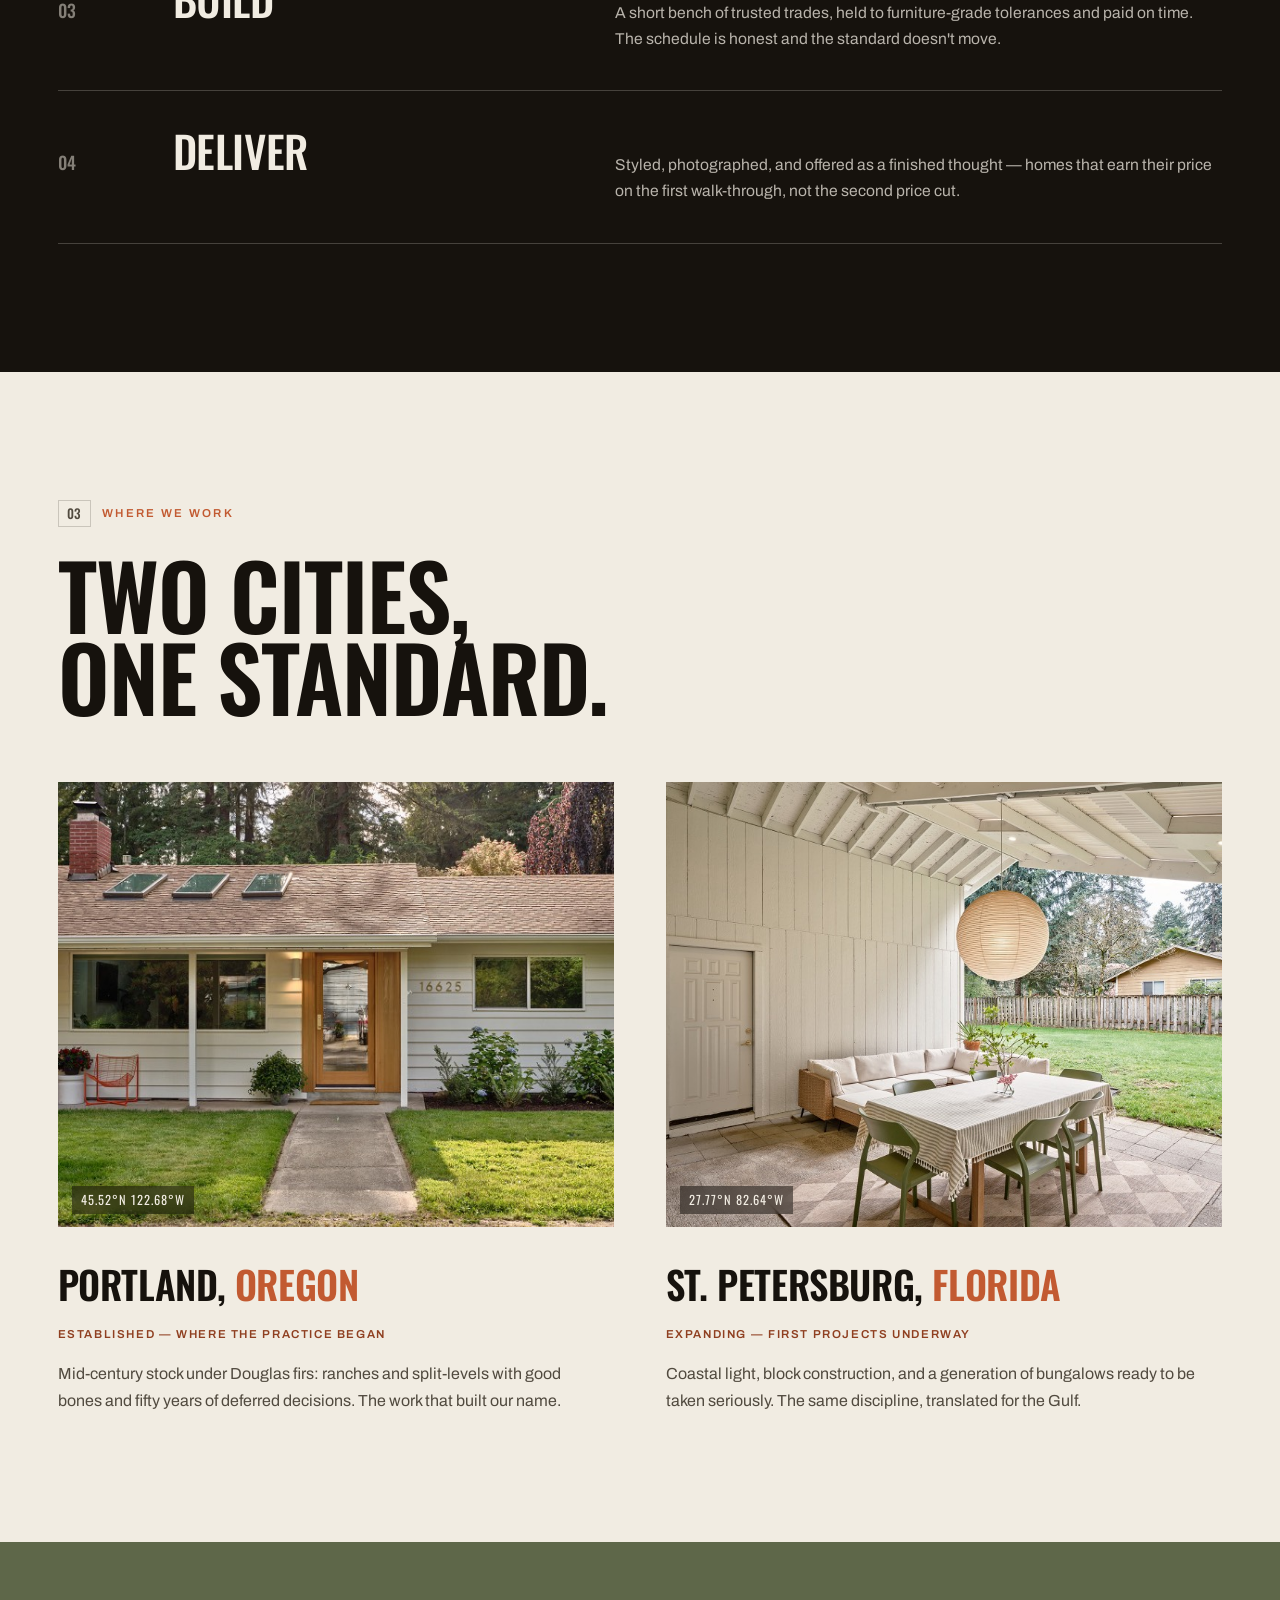
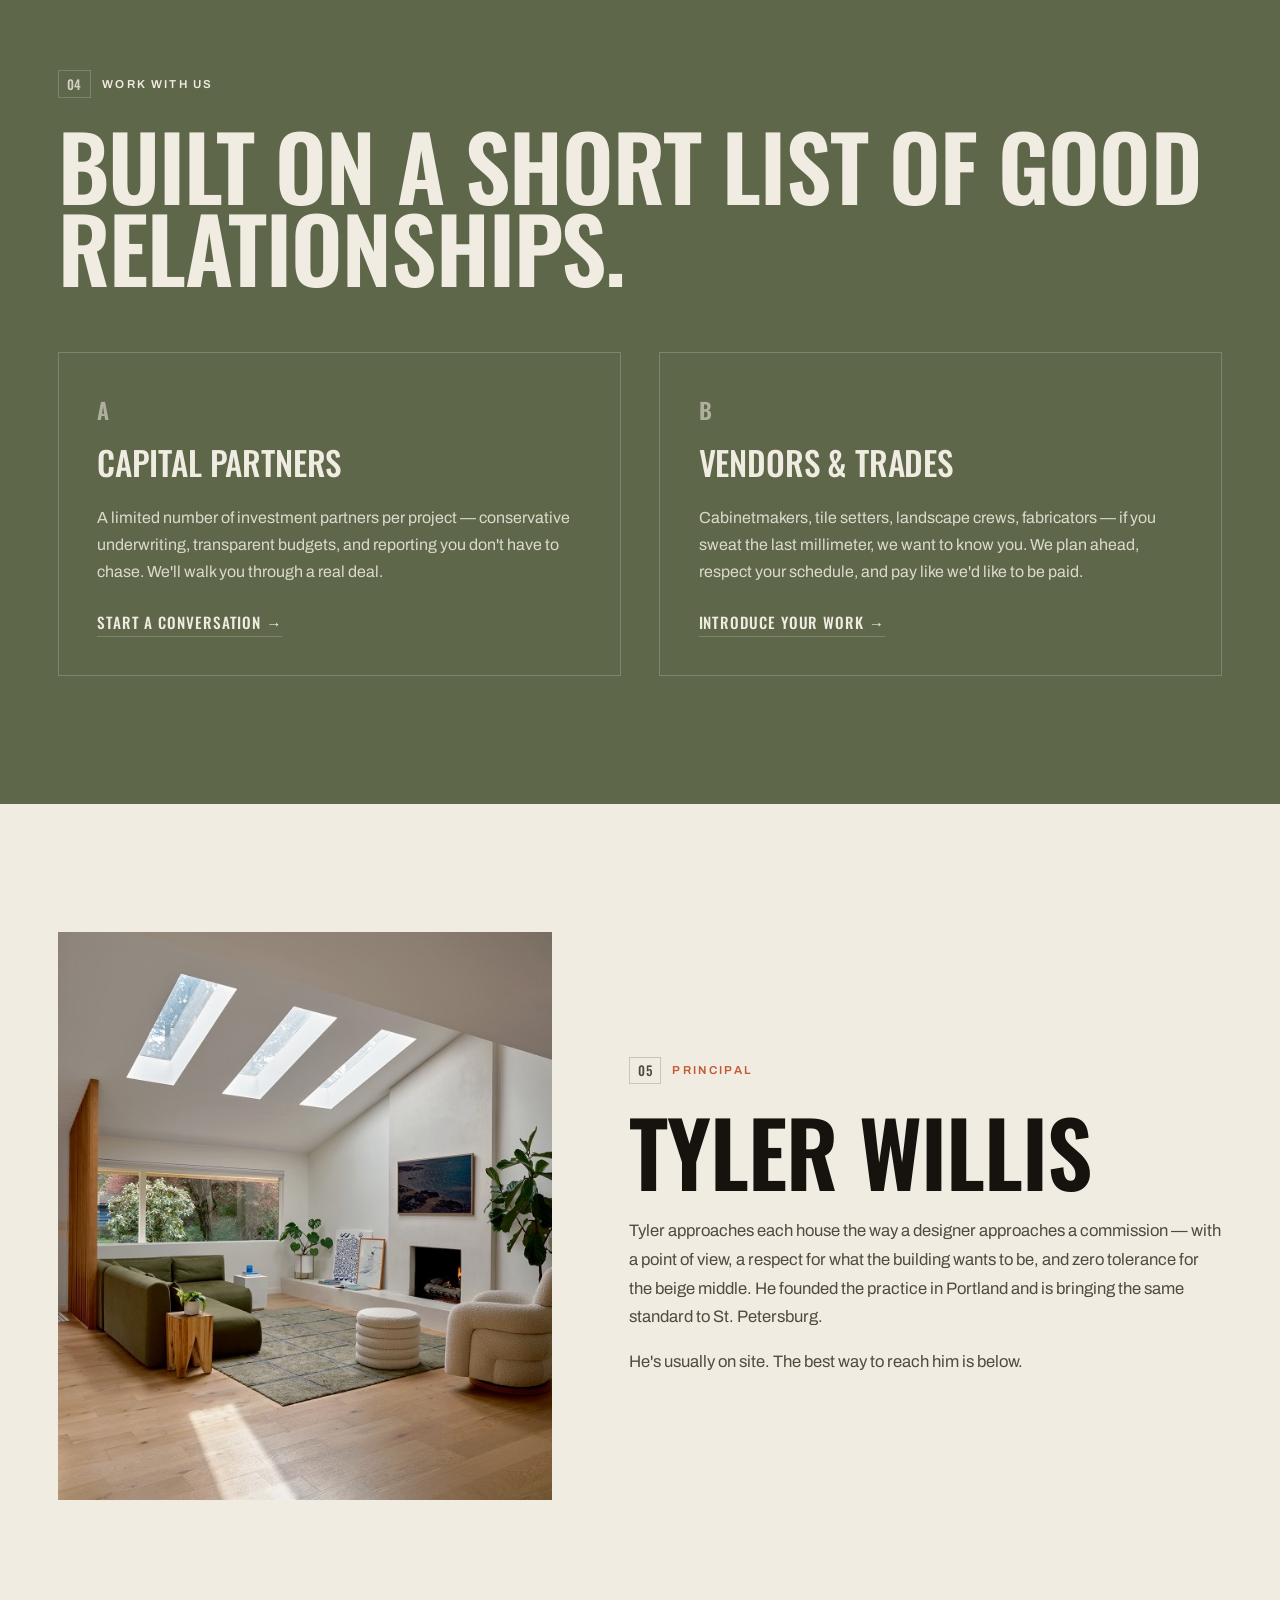
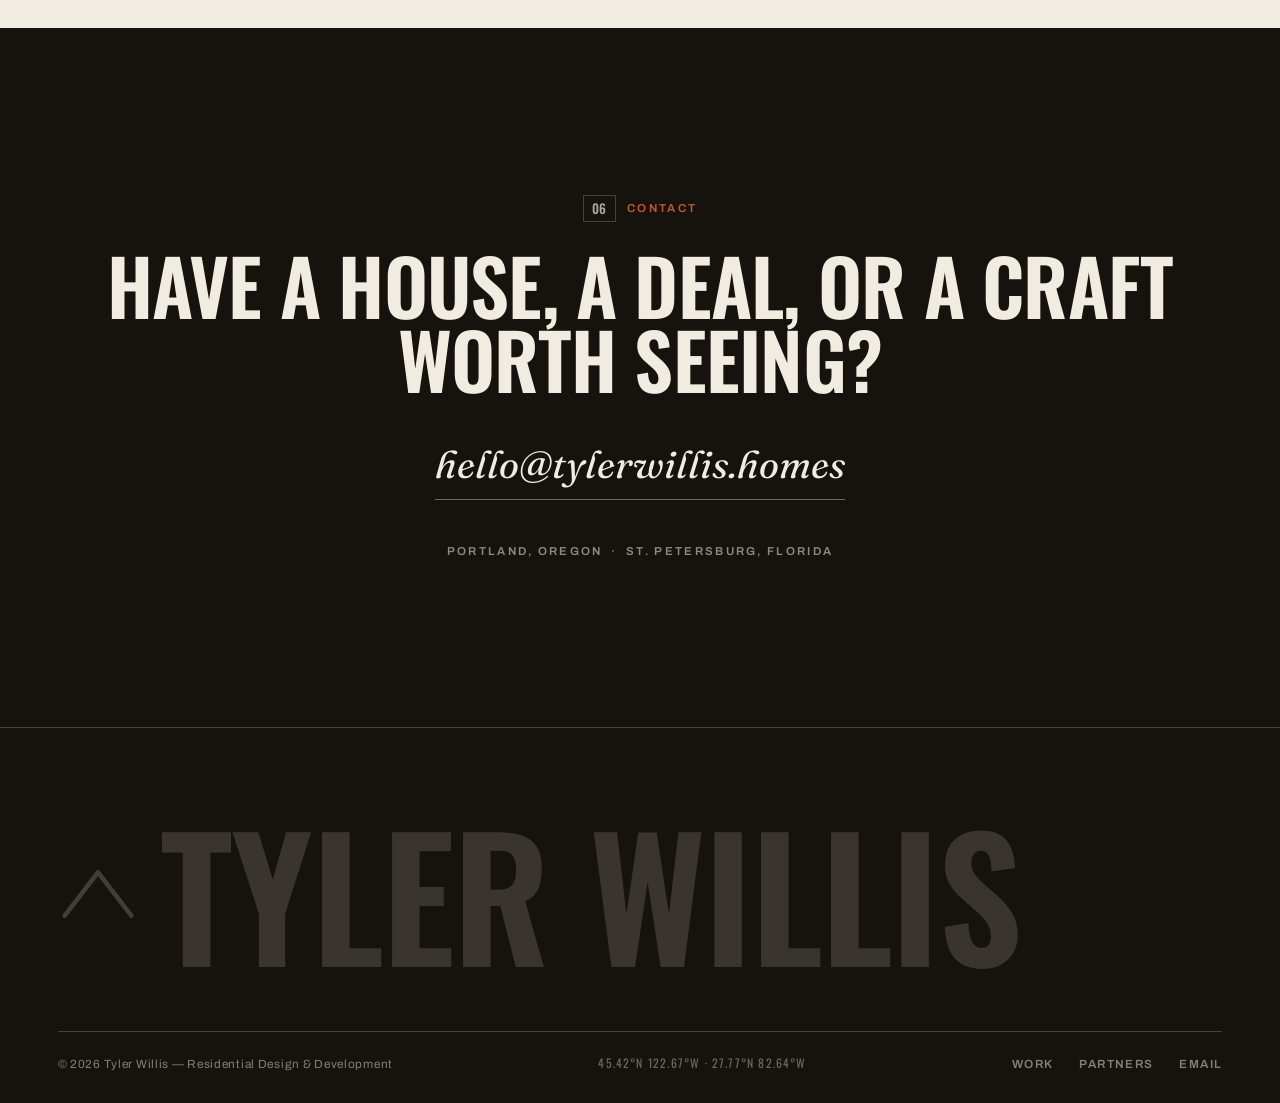
<file: Website/b/index.html>
<!doctype html>
<html lang="en">
<head>
<meta charset="utf-8">
<meta name="viewport" content="width=device-width, initial-scale=1">
<title>Tyler Willis — Residential Design &amp; Development · Portland &amp; St. Petersburg</title>
<meta name="description" content="Tyler Willis acquires overlooked houses and returns them to the market as considered, design-led homes. Portland, Oregon and St. Petersburg, Florida.">
<meta name="robots" content="noindex">
<meta property="og:title" content="Tyler Willis — Residential Design & Development">
<meta property="og:description" content="Design-led residential redevelopment in Portland, Oregon and St. Petersburg, Florida.">
<meta property="og:image" content="../assets/img/web/living-skylights-1600.jpg">
<link rel="icon" type="image/svg+xml" href="../assets/favicon.svg">
<link rel="preconnect" href="https://fonts.googleapis.com">
<link rel="preconnect" href="https://fonts.gstatic.com" crossorigin>
<link href="https://fonts.googleapis.com/css2?family=Oswald:wght@300;400;500;600;700&family=Archivo:wght@400;500;600;700&family=Fraunces:ital,opsz,wght@1,9..144,400&display=swap" rel="stylesheet">
<link rel="stylesheet" href="style.css">
</head>
<body>

<header class="nav" id="nav">
  <a class="nav-brand" href="#top" aria-label="Tyler Willis — home">
    <svg class="glyph" viewBox="0 0 24 20" aria-hidden="true"><path d="M2 17 L12 4 L22 17" fill="none" stroke="currentColor" stroke-width="1.8" stroke-linecap="round" stroke-linejoin="round"/></svg>
    <span>Tyler&nbsp;Willis</span>
  </a>
  <nav class="nav-links" aria-label="Primary">
    <a href="#work">Work</a>
    <a href="#approach">Approach</a>
    <a href="#places">Places</a>
    <a href="#partners">Partners</a>
    <a href="#about">About</a>
  </nav>
  <a class="nav-cta" href="#contact">Get in touch <span aria-hidden="true">→</span></a>
</header>

<main id="top">

  <!-- ============ HERO ============ -->
  <section class="hero">
    <img class="hero-img" src="../assets/img/web/living-skylights-1600.jpg" alt="Sunlit living room with vaulted ceiling, three skylights and an olive sectional — the Lake Oswego House" fetchpriority="high">
    <div class="hero-scrim"></div>
    <div class="hero-grid">
      <div class="hero-overline">
        <span>Residential design &amp; development</span>
        <span>PDX&nbsp;·&nbsp;STP&nbsp;/&nbsp;Est. portfolio</span>
      </div>
      <h1 class="hero-title">Houses,<br>reconsidered.</h1>
      <p class="hero-sub">Overlooked homes — acquired with discipline, rebuilt with a designer's eye. Portland, Oregon and St.&nbsp;Petersburg, Florida.</p>
    </div>
    <a class="scroll-cue" href="#manifesto" aria-label="Scroll to introduction"><span>Scroll</span><span class="cue-line" aria-hidden="true"></span></a>
  </section>

  <!-- ============ MARQUEE ============ -->
  <div class="marquee" aria-hidden="true">
    <div class="marquee-track">
      <span>A commission, not a transaction</span><span class="dot">✶</span>
      <span>Designed before the first wall opens</span><span class="dot">✶</span>
      <span>Portland, Oregon</span><span class="dot">✶</span>
      <span>St. Petersburg, Florida</span><span class="dot">✶</span>
      <span>Built to furniture-grade tolerance</span><span class="dot">✶</span>
      <span>A commission, not a transaction</span><span class="dot">✶</span>
      <span>Designed before the first wall opens</span><span class="dot">✶</span>
      <span>Portland, Oregon</span><span class="dot">✶</span>
      <span>St. Petersburg, Florida</span><span class="dot">✶</span>
      <span>Built to furniture-grade tolerance</span><span class="dot">✶</span>
    </div>
  </div>

  <!-- ============ MANIFESTO ============ -->
  <section class="manifesto" id="manifesto">
    <p class="label reveal"><span class="label-no">00</span> A different kind of flip</p>
    <h2 class="statement reveal">Most renovations chase speed. We chase the sight line, the section, the way morning light lands on <em>white oak.</em></h2>
    <div class="manifesto-foot reveal delay-1">
      <p class="body-copy">Every house we take on is treated as a commission — fully designed before the first wall opens, specified to the last cabinet pull, and built by trades we trust. The result feels inevitable. The return follows.</p>
    </div>
  </section>

  <!-- ============ FEATURED WORK ============ -->
  <section class="work" id="work">
    <div class="work-head">
      <p class="label reveal"><span class="label-no">01</span> Selected work</p>
      <h2 class="work-title reveal">The Lake<br>Oswego House</h2>
      <div class="work-meta reveal delay-1">
        <span class="badge">Currently offered</span>
        <p>Lake Oswego, Oregon — full-house transformation of a 1960s mid-century ranch. Vaulted great room, rift-oak kitchen, baths in blush zellige and hand-glazed indigo.</p>
      </div>
    </div>

    <!-- Before / after — cinematic crossfade reveal -->
    <figure class="reveal-shot rs-placeholder reveal" id="transformation">
      <div class="rs-frame" data-reveal>
        <img class="rs-img rs-before" src="../assets/img/web/exterior-porch-1600.jpg" alt="Before: original condition of the street elevation (placeholder treatment)" width="1600" height="1200" loading="lazy">
        <img class="rs-img rs-after" src="../assets/img/web/exterior-porch-1600.jpg" alt="After: renovated street elevation with deep porch, cedar entry and new landscaping" width="1600" height="1200" loading="lazy">
        <div class="rs-controls" role="group" aria-label="Show before or after">
          <button type="button" class="rs-btn" data-state="before" aria-pressed="false">Before</button>
          <button type="button" class="rs-btn is-active" data-state="after" aria-pressed="true">After</button>
        </div>
      </div>
      <figcaption class="ba-cap">The street elevation — watch it transform, or tap to compare. <em>Before frame shown as a stand-in treatment until the original-condition photography joins the archive.</em></figcaption>
    </figure>

    <div class="gallery">
      <figure class="g-item span-7 reveal" data-full="../assets/img/web/living-entry-1600.jpg">
        <img src="../assets/img/web/living-entry-800.jpg" srcset="../assets/img/web/living-entry-800.jpg 800w, ../assets/img/web/living-entry-1600.jpg 1600w" sizes="(max-width:760px) 92vw, 58vw" alt="Great room with vaulted skylit ceiling, olive sectional and wood-slat partition" loading="lazy">
        <figcaption><span>01</span>Great room — three skylights cut into the south slope</figcaption>
      </figure>
      <figure class="g-item span-5 reveal delay-1" data-full="../assets/img/web/fireplace-1600.jpg">
        <img src="../assets/img/web/fireplace-800.jpg" srcset="../assets/img/web/fireplace-800.jpg 800w, ../assets/img/web/fireplace-1600.jpg 1600w" sizes="(max-width:760px) 92vw, 40vw" alt="Minimal plaster fireplace with a lit fire beneath twin skylights" loading="lazy">
        <figcaption><span>02</span>Plaster fireplace, honed &amp; lime-washed</figcaption>
      </figure>
      <figure class="g-item span-4 reveal" data-full="../assets/img/web/kitchen-window-1600.jpg">
        <img src="../assets/img/web/kitchen-window-800.jpg" srcset="../assets/img/web/kitchen-window-800.jpg 800w, ../assets/img/web/kitchen-window-1600.jpg 1600w" sizes="(max-width:760px) 92vw, 32vw" alt="Kitchen sink window with handmade ceramic tile backsplash" loading="lazy">
        <figcaption><span>03</span>Handmade ceramic backsplash</figcaption>
      </figure>
      <figure class="g-item span-4 reveal delay-1" data-full="../assets/img/web/kitchen-wide-1600.jpg">
        <img src="../assets/img/web/kitchen-wide-800.jpg" srcset="../assets/img/web/kitchen-wide-800.jpg 800w, ../assets/img/web/kitchen-wide-1600.jpg 1600w" sizes="(max-width:760px) 92vw, 32vw" alt="White-oak kitchen with integrated appliances" loading="lazy">
        <figcaption><span>04</span>Rift-sawn white oak, integrated appliances</figcaption>
      </figure>
      <figure class="g-item span-4 reveal delay-2" data-full="../assets/img/web/kitchen-shelf-1600.jpg">
        <img src="../assets/img/web/kitchen-shelf-800.jpg" srcset="../assets/img/web/kitchen-shelf-800.jpg 800w, ../assets/img/web/kitchen-shelf-1600.jpg 1600w" sizes="(max-width:760px) 92vw, 32vw" alt="Open oak shelf styled with ceramics and greenery" loading="lazy">
        <figcaption><span>05</span>Open shelving, styled for the offer</figcaption>
      </figure>
      <figure class="g-item span-5 reveal" data-full="../assets/img/web/dining-1600.jpg">
        <img src="../assets/img/web/dining-800.jpg" srcset="../assets/img/web/dining-800.jpg 800w, ../assets/img/web/dining-1600.jpg 1600w" sizes="(max-width:760px) 92vw, 40vw" alt="Dining area in warm oak beside a picture window" loading="lazy">
        <figcaption><span>06</span>Dining room in warm oak</figcaption>
      </figure>
      <figure class="g-item span-7 reveal delay-1" data-full="../assets/img/web/living-credenza-1600.jpg">
        <img src="../assets/img/web/living-credenza-800.jpg" srcset="../assets/img/web/living-credenza-800.jpg 800w, ../assets/img/web/living-credenza-1600.jpg 1600w" sizes="(max-width:760px) 92vw, 58vw" alt="Living room with oak credenza, paper lantern and skylights" loading="lazy">
        <figcaption><span>07</span>Living room, looking toward the entry</figcaption>
      </figure>
      <figure class="g-item span-4 reveal" data-full="../assets/img/web/bath-terracotta-1600.jpg">
        <img src="../assets/img/web/bath-terracotta-800.jpg" srcset="../assets/img/web/bath-terracotta-800.jpg 800w, ../assets/img/web/bath-terracotta-1600.jpg 1600w" sizes="(max-width:760px) 92vw, 32vw" alt="Bathroom in blush terracotta zellige with a recessed niche" loading="lazy">
        <figcaption><span>08</span>Primary bath — blush zellige</figcaption>
      </figure>
      <figure class="g-item span-4 reveal delay-1" data-full="../assets/img/web/shower-indigo-1600.jpg">
        <img src="../assets/img/web/shower-indigo-800.jpg" srcset="../assets/img/web/shower-indigo-800.jpg 800w, ../assets/img/web/shower-indigo-1600.jpg 1600w" sizes="(max-width:760px) 92vw, 32vw" alt="Walk-in shower in hand-glazed indigo tile with brass fittings" loading="lazy">
        <figcaption><span>09</span>Guest bath — hand-glazed indigo</figcaption>
      </figure>
      <figure class="g-item span-4 reveal delay-2" data-full="../assets/img/web/bedroom-1600.jpg">
        <img src="../assets/img/web/bedroom-800.jpg" srcset="../assets/img/web/bedroom-800.jpg 800w, ../assets/img/web/bedroom-1600.jpg 1600w" sizes="(max-width:760px) 92vw, 32vw" alt="Calm primary bedroom with low platform bed" loading="lazy">
        <figcaption><span>10</span>Primary bedroom</figcaption>
      </figure>
      <figure class="g-item span-5 reveal" data-full="../assets/img/web/porch-cedar-1600.jpg">
        <img src="../assets/img/web/porch-cedar-800.jpg" srcset="../assets/img/web/porch-cedar-800.jpg 800w, ../assets/img/web/porch-cedar-1600.jpg 1600w" sizes="(max-width:760px) 92vw, 40vw" alt="Cedar-clad porch ceiling at the entry" loading="lazy">
        <figcaption><span>11</span>Cedar-wrapped entry porch</figcaption>
      </figure>
      <figure class="g-item span-7 reveal delay-1" data-full="../assets/img/web/exterior-porch-1600.jpg">
        <img src="../assets/img/web/exterior-porch-800.jpg" srcset="../assets/img/web/exterior-porch-800.jpg 800w, ../assets/img/web/exterior-porch-1600.jpg 1600w" sizes="(max-width:760px) 92vw, 58vw" alt="Renovated ranch exterior with deep porch and new landscaping" loading="lazy">
        <figcaption><span>12</span>The street elevation, finished</figcaption>
      </figure>
    </div>

    <p class="work-foot reveal">More work is photographed each season. <a href="#contact">Ask to see the full portfolio →</a></p>
  </section>

  <!-- ============ APPROACH ============ -->
  <section class="approach" id="approach">
    <div class="approach-head">
      <p class="label light reveal"><span class="label-no">02</span> How we work</p>
      <h2 class="section-title light reveal">Four moves,<br>made well.</h2>
    </div>
    <ol class="idx-list">
      <li class="idx-row reveal">
        <span class="idx-no">01</span>
        <h3>Acquire</h3>
        <p>Discipline at the buy. We underwrite conservatively and choose houses for their bones — proportion, structure, lot, and light that others walk past.</p>
      </li>
      <li class="idx-row reveal">
        <span class="idx-no">02</span>
        <h3>Design</h3>
        <p>Every project is fully designed before demolition: plans, palettes, millwork, fixtures — specified to the last cabinet pull. Nothing decided on the fly.</p>
      </li>
      <li class="idx-row reveal">
        <span class="idx-no">03</span>
        <h3>Build</h3>
        <p>A short bench of trusted trades, held to furniture-grade tolerances and paid on time. The schedule is honest and the standard doesn't move.</p>
      </li>
      <li class="idx-row reveal">
        <span class="idx-no">04</span>
        <h3>Deliver</h3>
        <p>Styled, photographed, and offered as a finished thought — homes that earn their price on the first walk-through, not the second price cut.</p>
      </li>
    </ol>
  </section>

  <!-- ============ PLACES ============ -->
  <section class="places" id="places">
    <p class="label reveal"><span class="label-no">03</span> Where we work</p>
    <h2 class="section-title reveal">Two cities,<br>one standard.</h2>
    <div class="places-grid">
      <article class="place reveal">
        <figure class="place-fig" data-full="../assets/img/web/exterior-front-1600.jpg">
          <img src="../assets/img/web/exterior-front-800.jpg" srcset="../assets/img/web/exterior-front-800.jpg 800w, ../assets/img/web/exterior-front-1600.jpg 1600w" sizes="(max-width:760px) 92vw, 44vw" alt="Mid-century ranch under tall Douglas firs, Lake Oswego" loading="lazy">
          <span class="place-coords">45.52°N 122.68°W</span>
        </figure>
        <div class="place-body">
          <h3>Portland, <em>Oregon</em></h3>
          <p class="place-tag">Established — where the practice began</p>
          <p>Mid-century stock under Douglas firs: ranches and split-levels with good bones and fifty years of deferred decisions. The work that built our name.</p>
        </div>
      </article>
      <article class="place reveal delay-1">
        <figure class="place-fig" data-full="../assets/img/web/patio-1600.jpg">
          <img src="../assets/img/web/patio-800.jpg" srcset="../assets/img/web/patio-800.jpg 800w, ../assets/img/web/patio-1600.jpg 1600w" sizes="(max-width:760px) 92vw, 44vw" alt="Covered outdoor dining patio with paper globe pendant" loading="lazy">
          <span class="place-coords">27.77°N 82.64°W</span>
        </figure>
        <div class="place-body">
          <h3>St. Petersburg, <em>Florida</em></h3>
          <p class="place-tag">Expanding — first projects underway</p>
          <p>Coastal light, block construction, and a generation of bungalows ready to be taken seriously. The same discipline, translated for the Gulf.</p>
        </div>
      </article>
    </div>
  </section>

  <!-- ============ PARTNERS ============ -->
  <section class="partners" id="partners">
    <div class="partners-head">
      <p class="label light reveal"><span class="label-no">04</span> Work with us</p>
      <h2 class="section-title light reveal">Built on a short list of good relationships.</h2>
    </div>
    <div class="partner-cards">
      <article class="p-card reveal">
        <span class="p-no">A</span>
        <h3>Capital partners</h3>
        <p>A limited number of investment partners per project — conservative underwriting, transparent budgets, and reporting you don't have to chase. We'll walk you through a real deal.</p>
        <a class="text-cta" href="#contact">Start a conversation →</a>
      </article>
      <article class="p-card reveal delay-1">
        <span class="p-no">B</span>
        <h3>Vendors &amp; trades</h3>
        <p>Cabinetmakers, tile setters, landscape crews, fabricators — if you sweat the last millimeter, we want to know you. We plan ahead, respect your schedule, and pay like we'd like to be paid.</p>
        <a class="text-cta" href="#contact">Introduce your work →</a>
      </article>
    </div>
  </section>

  <!-- ============ ABOUT ============ -->
  <section class="about" id="about">
    <figure class="about-fig reveal" data-full="../assets/img/web/living-corner-1600.jpg">
      <img src="../assets/img/web/living-corner-800.jpg" srcset="../assets/img/web/living-corner-800.jpg 800w, ../assets/img/web/living-corner-1600.jpg 1600w" sizes="(max-width:760px) 92vw, 40vw" alt="Sunlit corner of the great room with wood-slat partition" loading="lazy">
    </figure>
    <div class="about-copy reveal delay-1">
      <p class="label"><span class="label-no">05</span> Principal</p>
      <h2 class="section-title">Tyler Willis</h2>
      <p class="body-copy">Tyler approaches each house the way a designer approaches a commission — with a point of view, a respect for what the building wants to be, and zero tolerance for the beige middle. He founded the practice in Portland and is bringing the same standard to St.&nbsp;Petersburg.</p>
      <p class="body-copy">He's usually on site. The best way to reach him is below.</p>
    </div>
  </section>

  <!-- ============ CONTACT ============ -->
  <section class="contact" id="contact">
    <p class="label light reveal"><span class="label-no">06</span> Contact</p>
    <h2 class="contact-line reveal">Have a house, a deal, or a craft worth seeing?</h2>
    <a class="contact-mail reveal delay-1" href="mailto:hello@tylerwillis.homes">hello@tylerwillis.homes</a>
    <p class="contact-note reveal delay-2">Portland, Oregon&nbsp;&nbsp;·&nbsp;&nbsp;St. Petersburg, Florida</p>
  </section>

</main>

<footer class="footer">
  <div class="footer-mark" aria-hidden="true">
    <svg class="glyph" viewBox="0 0 24 20" aria-hidden="true"><path d="M2 17 L12 4 L22 17" fill="none" stroke="currentColor" stroke-width="1.4" stroke-linecap="round" stroke-linejoin="round"/></svg>
    <span>Tyler&nbsp;Willis</span>
  </div>
  <div class="footer-row">
    <span>© 2026 Tyler Willis — Residential Design &amp; Development</span>
    <span class="footer-coords">45.42°N 122.67°W · 27.77°N 82.64°W</span>
    <span class="footer-links">
      <a href="#work">Work</a>
      <a href="#partners">Partners</a>
      <a href="mailto:hello@tylerwillis.homes">Email</a>
    </span>
  </div>
</footer>

<!-- Lightbox -->
<div class="lightbox" id="lightbox" aria-hidden="true" role="dialog" aria-label="Photo viewer">
  <button class="lb-close" aria-label="Close">×</button>
  <button class="lb-prev" aria-label="Previous photo">←</button>
  <img class="lb-img" alt="">
  <button class="lb-next" aria-label="Next photo">→</button>
</div>

<script src="../js/main.js"></script>
</body>
</html>
</file>
<file: css/styles.css>
/* ============================================================
   Tyler Willis — Residential Design & Development
   ============================================================ */

:root {
  --cream: #f5f1ea;
  --paper: #fbf9f4;
  --ink: #211e19;
  --ink-2: #59534a;
  --olive: #677051;
  --olive-deep: #3f4534;
  --terracotta: #b0684a;
  --line: rgba(33, 30, 25, 0.16);
  --line-light: rgba(245, 241, 234, 0.25);
  --serif: "Fraunces", "Georgia", serif;
  --sans: "Inter", -apple-system, "Helvetica Neue", sans-serif;
  --pad: clamp(1.25rem, 4vw, 4rem);
  --ease: cubic-bezier(0.22, 1, 0.36, 1);
}

* { box-sizing: border-box; margin: 0; padding: 0; }

html { scroll-behavior: smooth; }

section[id] { scroll-margin-top: 4.5rem; }

body {
  background: var(--cream);
  color: var(--ink);
  font-family: var(--serif);
  font-weight: 300;
  line-height: 1.6;
  -webkit-font-smoothing: antialiased;
  text-rendering: optimizeLegibility;
}

/* film grain — unifies photography and kills flat digital surfaces */
body::after {
  content: "";
  position: fixed;
  inset: 0;
  z-index: 90;
  pointer-events: none;
  opacity: 0.16;
  mix-blend-mode: overlay;
  background-image: url("data:image/svg+xml,%3Csvg xmlns='http://www.w3.org/2000/svg' width='160' height='160'%3E%3Cfilter id='n'%3E%3CfeTurbulence type='fractalNoise' baseFrequency='0.9' numOctaves='2' stitchTiles='stitch'/%3E%3CfeColorMatrix type='saturate' values='0'/%3E%3C/filter%3E%3Crect width='100%25' height='100%25' filter='url(%23n)'/%3E%3C/svg%3E");
  background-size: 160px 160px;
}

h1, h2, h3 { text-wrap: balance; }
p { text-wrap: pretty; }

img { display: block; max-width: 100%; }

a { color: inherit; text-decoration: none; }

::selection { background: var(--olive); color: var(--cream); }

:focus-visible { outline: 2px solid var(--terracotta); outline-offset: 3px; }

/* ---------- shared type ---------- */

.kicker {
  display: flex;
  align-items: center;
  gap: 0.9rem;
  font-family: var(--sans);
  font-size: 0.72rem;
  font-weight: 600;
  letter-spacing: 0.22em;
  text-transform: uppercase;
  color: var(--olive);
  margin-bottom: 1.4rem;
}
.kicker::before {
  content: "";
  width: 2.2rem;
  height: 1px;
  background: currentColor;
  opacity: 0.55;
  flex: none;
}
.kicker.light { color: rgba(245, 241, 234, 0.85); }
.contact .kicker { justify-content: center; }

.section-title {
  font-family: var(--serif);
  font-weight: 300;
  font-size: clamp(2.1rem, 4.4vw, 3.6rem);
  line-height: 1.08;
  letter-spacing: -0.015em;
  max-width: 18em;
}
.section-title.light { color: var(--cream); }

.body-copy {
  font-size: clamp(1.04rem, 1.35vw, 1.18rem);
  line-height: 1.75;
  color: var(--ink-2);
  max-width: 38em;
}

.arrow { display: inline-block; transition: transform 0.35s var(--ease); }

/* ---------- nav ---------- */

.nav {
  position: fixed;
  inset: 0 0 auto 0;
  z-index: 60;
  display: flex;
  align-items: center;
  justify-content: space-between;
  gap: 2rem;
  padding: 1.1rem var(--pad);
  color: var(--cream);
  transition: background 0.45s var(--ease), color 0.45s var(--ease),
    box-shadow 0.45s var(--ease), padding 0.45s var(--ease);
}
.nav.scrolled {
  background: rgba(251, 249, 244, 0.92);
  -webkit-backdrop-filter: blur(14px);
  backdrop-filter: blur(14px);
  color: var(--ink);
  padding-top: 0.8rem;
  padding-bottom: 0.8rem;
  box-shadow: 0 1px 0 var(--line);
}

.nav-brand {
  font-family: var(--serif);
  font-size: 1.18rem;
  font-weight: 400;
  letter-spacing: 0.06em;
  text-transform: uppercase;
  white-space: nowrap;
}

.nav-links {
  display: flex;
  gap: clamp(1rem, 2.4vw, 2.2rem);
  font-family: var(--sans);
  font-size: 0.78rem;
  font-weight: 500;
  letter-spacing: 0.14em;
  text-transform: uppercase;
}
.nav-links a { position: relative; padding: 0.3rem 0; opacity: 0.85; transition: opacity 0.3s; }
.nav-links a::after {
  content: "";
  position: absolute;
  left: 0; right: 100%; bottom: 0;
  height: 1px;
  background: currentColor;
  transition: right 0.35s var(--ease);
}
.nav-links a:hover { opacity: 1; }
.nav-links a:hover::after, .nav-links a.active::after { right: 0; }
.nav-links a.active { opacity: 1; }

.nav-cta {
  font-family: var(--sans);
  font-size: 0.75rem;
  font-weight: 600;
  letter-spacing: 0.14em;
  text-transform: uppercase;
  border: 1px solid currentColor;
  padding: 0.55rem 1.15rem;
  border-radius: 999px;
  white-space: nowrap;
  transition: background 0.35s var(--ease), color 0.35s var(--ease), border-color 0.35s;
}
.nav-cta:hover { background: var(--olive); border-color: var(--olive); color: var(--cream); }

/* ---------- hero ---------- */

.hero {
  position: relative;
  min-height: 100svh;
  display: flex;
  flex-direction: column;
  justify-content: flex-end;
  overflow: hidden;
}
.hero-img {
  position: absolute;
  inset: 0 0 auto 0;
  width: 100%;
  height: 112%;
  object-fit: cover;
  object-position: top;
  animation: heroIn 2.2s var(--ease) both;
  will-change: transform;
}
@keyframes heroIn {
  from { transform: scale(1.07); }
  to { transform: scale(1); }
}
.hero-scrim {
  position: absolute;
  inset: 0;
  background:
    linear-gradient(to bottom, rgba(20, 18, 14, 0.42) 0%, rgba(20, 18, 14, 0) 32%),
    linear-gradient(to top, rgba(20, 18, 14, 0.78) 0%, rgba(20, 18, 14, 0.28) 42%, rgba(20, 18, 14, 0) 68%);
}
.hero-content {
  position: relative;
  z-index: 2;
  color: var(--cream);
  padding: 0 var(--pad) clamp(5rem, 11vh, 8rem);
  animation: riseIn 1.4s 0.25s var(--ease) both;
}
.hero-content h1 {
  font-weight: 300;
  font-size: clamp(3.2rem, 9.5vw, 8rem);
  line-height: 0.98;
  letter-spacing: -0.028em;
  margin: 0 0 1.6rem;
}
.hero-content h1 em { font-style: italic; font-weight: 300; }
.hero-sub {
  font-size: clamp(1.05rem, 1.5vw, 1.3rem);
  line-height: 1.6;
  max-width: 34em;
  color: rgba(245, 241, 234, 0.92);
}
.hero-foot {
  position: relative;
  z-index: 2;
  display: flex;
  justify-content: space-between;
  align-items: center;
  padding: 0 var(--pad) 1.6rem;
  color: rgba(245, 241, 234, 0.75);
  font-family: var(--sans);
  font-size: 0.72rem;
  font-weight: 500;
  letter-spacing: 0.18em;
  text-transform: uppercase;
  animation: riseIn 1.4s 0.5s var(--ease) both;
}
.scroll-cue { display: inline-flex; align-items: center; gap: 0.8rem; }
.cue-line {
  display: inline-block;
  width: 1px;
  height: 2.6rem;
  background: rgba(245, 241, 234, 0.55);
  overflow: hidden;
  position: relative;
}
.cue-line::after {
  content: "";
  position: absolute;
  left: 0; top: -100%;
  width: 100%; height: 100%;
  background: var(--cream);
  animation: cueDrop 2.4s var(--ease) infinite;
}
@keyframes cueDrop {
  0% { top: -100%; }
  55% { top: 0; }
  100% { top: 110%; }
}

@keyframes riseIn {
  from { opacity: 0; transform: translateY(26px); }
  to { opacity: 1; transform: translateY(0); }
}

/* ---------- manifesto ---------- */

.manifesto { padding: clamp(5rem, 12vw, 10rem) var(--pad); background: var(--paper); }
.manifesto-grid {
  display: grid;
  grid-template-columns: minmax(0, 7fr) minmax(0, 4fr);
  gap: clamp(2.5rem, 6vw, 6rem);
  align-items: center;
  max-width: 1400px;
  margin: 0 auto;
}
.statement {
  font-weight: 300;
  font-size: clamp(1.7rem, 3.2vw, 2.7rem);
  line-height: 1.28;
  letter-spacing: -0.01em;
  margin-bottom: 2rem;
}
.manifesto-fig img { border-radius: 2px; }
.manifesto-fig figcaption,
.work-meta p {
  font-family: var(--sans);
  font-size: 0.74rem;
  letter-spacing: 0.08em;
  color: var(--ink-2);
  margin-top: 0.9rem;
  line-height: 1.7;
}

/* ---------- work ---------- */

.work { padding: clamp(5rem, 11vw, 9rem) var(--pad); }
.work-head { max-width: 1400px; margin: 0 auto clamp(2.5rem, 5vw, 4.5rem); }
.work-title-row {
  display: flex;
  flex-wrap: wrap;
  justify-content: space-between;
  align-items: flex-end;
  gap: 1.5rem 3rem;
  border-bottom: 1px solid var(--line);
  padding-bottom: 2.2rem;
  margin-bottom: 2.2rem;
}
.work-title {
  font-weight: 300;
  font-size: clamp(2.6rem, 6vw, 5rem);
  line-height: 1.02;
  letter-spacing: -0.02em;
}
.work-meta { text-align: right; }
.work-meta p { margin-top: 0.8rem; }
.badge {
  display: inline-block;
  font-family: var(--sans);
  font-size: 0.68rem;
  font-weight: 600;
  letter-spacing: 0.18em;
  text-transform: uppercase;
  color: var(--terracotta);
  border: 1px solid currentColor;
  border-radius: 999px;
  padding: 0.4rem 0.9rem;
}

.gallery {
  display: grid;
  grid-template-columns: repeat(12, 1fr);
  gap: clamp(0.8rem, 1.6vw, 1.5rem);
  max-width: 1400px;
  margin: 0 auto;
}
.g-item { position: relative; overflow: hidden; cursor: zoom-in; border-radius: 2px; }
.g-item figcaption {
  position: absolute;
  left: 0; right: 0; bottom: 0;
  z-index: 2;
  padding: 2.2rem 1.1rem 0.9rem;
  font-family: var(--sans);
  font-size: 0.7rem;
  font-weight: 500;
  letter-spacing: 0.13em;
  text-transform: uppercase;
  color: rgba(245, 241, 234, 0.95);
  background: linear-gradient(to top, rgba(20, 18, 14, 0.62), rgba(20, 18, 14, 0));
  opacity: 0;
  transform: translateY(8px);
  transition: opacity 0.5s var(--ease), transform 0.5s var(--ease);
}
.g-item:hover figcaption, .g-item:focus-visible figcaption { opacity: 1; transform: none; }
@media (hover: none) {
  .g-item figcaption { opacity: 1; transform: none; }
}
.g-item.span-7 { grid-column: span 7; }
.g-item.span-5 { grid-column: span 5; }
.g-item.span-4 { grid-column: span 4; }
.g-item img {
  width: 100%;
  height: 100%;
  object-fit: cover;
  aspect-ratio: 4 / 3;
  transition: transform 1s var(--ease);
}
.g-item.span-4 img, .g-item.span-5 img { aspect-ratio: 4 / 4.4; }
.g-item:hover img { transform: scale(1.035); }

/* ---------- before / after ---------- */

.ba { max-width: 1400px; margin: 0 auto clamp(2.5rem, 5vw, 4rem); }
.ba-frame {
  position: relative;
  overflow: hidden;
  border-radius: 2px;
  cursor: ew-resize;
  touch-action: pan-y;
  user-select: none;
  -webkit-user-select: none;
  --pos: 50%;
}
.ba-frame img {
  width: 100%;
  height: auto;
  aspect-ratio: 16 / 9;
  object-fit: cover;
  display: block;
  pointer-events: none;
}
.ba-before {
  position: absolute;
  inset: 0;
  clip-path: inset(0 calc(100% - var(--pos)) 0 0);
}
/* stand-in archival treatment — remove .ba-placeholder once real before photos exist */
.ba-placeholder .ba-before img {
  filter: saturate(0.18) sepia(0.32) contrast(0.92) brightness(0.9);
}
.ba-handle {
  position: absolute;
  top: 0; bottom: 0;
  left: var(--pos);
  width: 1px;
  background: rgba(245, 241, 234, 0.85);
  box-shadow: 0 0 18px rgba(20, 18, 14, 0.45);
}
.ba-knob {
  position: absolute;
  top: 50%;
  left: 50%;
  transform: translate(-50%, -50%);
  width: 2.9rem;
  height: 2.9rem;
  border-radius: 50%;
  background: var(--cream);
  color: var(--ink);
  display: flex;
  align-items: center;
  justify-content: center;
  font-family: var(--sans);
  font-size: 0.85rem;
  letter-spacing: 0.08em;
  box-shadow: 0 10px 28px -8px rgba(20, 18, 14, 0.55);
  transition: transform 0.3s var(--ease);
}
.ba-frame:hover .ba-knob { transform: translate(-50%, -50%) scale(1.06); }
.ba-frame:focus-visible { outline: 2px solid var(--terracotta); outline-offset: 4px; }
.ba-tag {
  position: absolute;
  top: 1rem;
  font-family: var(--sans);
  font-size: 0.64rem;
  font-weight: 600;
  letter-spacing: 0.18em;
  text-transform: uppercase;
  color: var(--cream);
  background: rgba(20, 18, 14, 0.55);
  -webkit-backdrop-filter: blur(6px);
  backdrop-filter: blur(6px);
  padding: 0.4rem 0.8rem;
  border-radius: 999px;
  transition: opacity 0.4s var(--ease);
}
.ba-tag-before { left: 1rem; }
.ba-tag-after { right: 1rem; }
.ba-frame.at-left .ba-tag-before { opacity: 0; }
.ba-frame.at-right .ba-tag-after { opacity: 0; }
.ba-cap {
  font-family: var(--sans);
  font-size: 0.74rem;
  letter-spacing: 0.08em;
  color: var(--ink-2);
  margin-top: 0.9rem;
  line-height: 1.7;
}
.ba-cap em { font-style: italic; opacity: 0.75; }

.work-foot {
  max-width: 1400px;
  margin: clamp(2rem, 4vw, 3rem) auto 0;
  font-size: 1.02rem;
  font-style: italic;
  color: var(--ink-2);
}
.work-foot a { color: var(--ink); border-bottom: 1px solid var(--line); transition: border-color 0.3s; }
.work-foot a:hover { border-color: var(--ink); }

/* ---------- approach ---------- */

.approach { background: var(--olive-deep); color: var(--cream); padding: clamp(5rem, 11vw, 9rem) var(--pad); }
.approach-inner { max-width: 1400px; margin: 0 auto; }
.approach .kicker { color: rgba(245, 241, 234, 0.65); }
.steps {
  list-style: none;
  display: grid;
  grid-template-columns: repeat(4, 1fr);
  gap: clamp(2rem, 4vw, 3.5rem);
  margin-top: clamp(3rem, 6vw, 5rem);
}
.steps li { border-top: 1px solid var(--line-light); padding-top: 1.6rem; }
.step-no {
  font-family: var(--sans);
  font-size: 0.72rem;
  font-weight: 600;
  letter-spacing: 0.2em;
  color: rgba(245, 241, 234, 0.55);
}
.steps h3 {
  font-weight: 400;
  font-size: 1.55rem;
  margin: 0.9rem 0 0.8rem;
  letter-spacing: 0.01em;
}
.steps p { font-size: 0.99rem; line-height: 1.7; color: rgba(245, 241, 234, 0.78); }

/* ---------- places ---------- */

.places { padding: clamp(5rem, 11vw, 9rem) var(--pad); max-width: 1480px; margin: 0 auto; }
.places-grid {
  display: grid;
  grid-template-columns: 1fr 1fr;
  gap: clamp(2rem, 4vw, 4rem);
  margin-top: clamp(2.5rem, 5vw, 4rem);
}
.place-fig { overflow: hidden; border-radius: 2px; cursor: zoom-in; }
.place-fig img {
  width: 100%;
  aspect-ratio: 5 / 4;
  object-fit: cover;
  transition: transform 1s var(--ease);
}
.place:hover .place-fig img { transform: scale(1.035); }
.place-body { padding-top: 1.6rem; }
.place-body h3 {
  font-weight: 300;
  font-size: clamp(1.7rem, 2.6vw, 2.3rem);
  letter-spacing: -0.01em;
}
.place-body h3 em { font-style: italic; }
.place-tag {
  font-family: var(--sans);
  font-size: 0.72rem;
  font-weight: 600;
  letter-spacing: 0.16em;
  text-transform: uppercase;
  color: var(--terracotta);
  margin: 0.7rem 0 1rem;
}
.coords { color: var(--ink-2); opacity: 0.65; font-weight: 500; }
.place-body p:last-child { color: var(--ink-2); line-height: 1.7; max-width: 34em; }

/* ---------- partners ---------- */

.partners { background: var(--paper); border-top: 1px solid var(--line); padding: clamp(5rem, 11vw, 9rem) var(--pad); }
.partners-grid {
  max-width: 1400px;
  margin: 0 auto;
  display: grid;
  grid-template-columns: minmax(0, 5fr) minmax(0, 7fr);
  gap: clamp(2.5rem, 6vw, 6rem);
  align-items: start;
}
.partners-intro .body-copy { margin-top: 1.6rem; }
.partner-cards { display: grid; gap: clamp(1.4rem, 2.5vw, 2rem); }
.p-card {
  border: 1px solid var(--line);
  border-radius: 3px;
  padding: clamp(1.6rem, 3vw, 2.4rem);
  background: var(--cream);
  transition: transform 0.5s var(--ease), box-shadow 0.5s var(--ease);
}
.p-card:hover { transform: translateY(-4px); box-shadow: 0 18px 40px -22px rgba(33, 30, 25, 0.35); }
.p-card h3 { font-weight: 400; font-size: 1.5rem; margin-bottom: 0.9rem; }
.p-card p { color: var(--ink-2); line-height: 1.7; font-size: 1rem; margin-bottom: 1.4rem; }
.text-cta {
  font-family: var(--sans);
  font-size: 0.76rem;
  font-weight: 600;
  letter-spacing: 0.16em;
  text-transform: uppercase;
  color: var(--olive);
}
.text-cta:hover .arrow { transform: translateX(5px); }

/* ---------- about ---------- */

.about { padding: clamp(5rem, 11vw, 9rem) var(--pad); }
.about-grid {
  max-width: 1280px;
  margin: 0 auto;
  display: grid;
  grid-template-columns: minmax(0, 5fr) minmax(0, 6fr);
  gap: clamp(2.5rem, 6vw, 6rem);
  align-items: center;
}
.about-fig { overflow: hidden; border-radius: 2px; cursor: zoom-in; }
.about-fig img { aspect-ratio: 4 / 4.6; object-fit: cover; width: 100%; transition: transform 1s var(--ease); }
.about-fig:hover img { transform: scale(1.035); }
.about-copy .body-copy { margin-top: 1.5rem; }

/* ---------- contact ---------- */

.contact {
  background: var(--ink);
  color: var(--cream);
  text-align: center;
  padding: clamp(6rem, 13vw, 11rem) var(--pad);
}
.contact .kicker { color: rgba(245, 241, 234, 0.6); }
.contact-line {
  font-weight: 300;
  font-size: clamp(1.9rem, 4.2vw, 3.4rem);
  line-height: 1.15;
  letter-spacing: -0.015em;
  max-width: 22em;
  margin: 0 auto 2.4rem;
}
.contact-mail {
  display: inline-block;
  font-style: italic;
  font-size: clamp(1.4rem, 3vw, 2.3rem);
  border-bottom: 1px solid rgba(245, 241, 234, 0.4);
  padding-bottom: 0.25rem;
  transition: border-color 0.35s, color 0.35s;
}
.contact-mail:hover { color: #fff; border-color: #fff; }
.contact-note {
  margin-top: 2.6rem;
  font-family: var(--sans);
  font-size: 0.72rem;
  font-weight: 500;
  letter-spacing: 0.2em;
  text-transform: uppercase;
  color: rgba(245, 241, 234, 0.55);
}

/* ---------- footer ---------- */

.footer {
  background: var(--ink);
  color: rgba(245, 241, 234, 0.5);
  padding: clamp(3rem, 7vw, 6rem) var(--pad) 1.8rem;
  border-top: 1px solid rgba(245, 241, 234, 0.12);
  font-family: var(--sans);
  font-size: 0.74rem;
  letter-spacing: 0.06em;
}
.footer-mark {
  font-family: var(--serif);
  font-weight: 300;
  font-style: italic;
  font-size: clamp(3.4rem, 11vw, 9.5rem);
  line-height: 0.95;
  letter-spacing: -0.02em;
  color: rgba(245, 241, 234, 0.16);
  margin-bottom: clamp(2rem, 5vw, 4rem);
  white-space: nowrap;
}
.footer-row {
  display: flex;
  flex-wrap: wrap;
  gap: 1rem 2.5rem;
  justify-content: space-between;
  align-items: baseline;
  border-top: 1px solid rgba(245, 241, 234, 0.12);
  padding-top: 1.4rem;
}
.footer-coords { letter-spacing: 0.14em; color: rgba(245, 241, 234, 0.35); }
.footer-links { display: flex; gap: 1.6rem; }
.footer-links a:hover { color: var(--cream); }

/* ---------- lightbox ---------- */

.lightbox {
  position: fixed;
  inset: 0;
  z-index: 100;
  background: rgba(18, 16, 12, 0.94);
  display: flex;
  align-items: center;
  justify-content: center;
  opacity: 0;
  pointer-events: none;
  transition: opacity 0.4s var(--ease);
}
.lightbox.open { opacity: 1; pointer-events: auto; }
.lb-img {
  max-width: min(92vw, 1500px);
  max-height: 88vh;
  object-fit: contain;
  border-radius: 2px;
  box-shadow: 0 30px 80px -20px rgba(0, 0, 0, 0.7);
}
.lightbox button {
  position: absolute;
  background: none;
  border: none;
  color: rgba(245, 241, 234, 0.8);
  font-family: var(--sans);
  font-size: 1.5rem;
  cursor: pointer;
  padding: 1rem;
  transition: color 0.3s, transform 0.3s;
  z-index: 2;
}
.lightbox button:hover { color: #fff; }
.lb-close { top: 1rem; right: 1.4rem; font-size: 2.2rem; line-height: 1; }
.lb-prev { left: 1rem; top: 50%; transform: translateY(-50%); }
.lb-next { right: 1rem; top: 50%; transform: translateY(-50%); }
.lb-prev:hover { transform: translateY(-50%) translateX(-4px); }
.lb-next:hover { transform: translateY(-50%) translateX(4px); }

/* ---------- reveal ---------- */

/* hidden state applies only when JS is running (html.js set by main.js) */
.js .reveal { opacity: 0; transform: translateY(34px); transition: opacity 0.9s var(--ease), transform 0.9s var(--ease); }
.js .reveal.in { opacity: 1; transform: none; }
.js .reveal.delay-1 { transition-delay: 0.12s; }
.js .reveal.delay-2 { transition-delay: 0.24s; }
.js .reveal.delay-3 { transition-delay: 0.36s; }

@media (prefers-reduced-motion: reduce) {
  html { scroll-behavior: auto; }
  .js .reveal { opacity: 1; transform: none; transition: none; }
  .hero-img, .hero-content, .hero-foot { animation: none; }
}

/* ---------- responsive ---------- */

@media (max-width: 980px) {
  .steps { grid-template-columns: 1fr 1fr; }
  .partners-grid, .about-grid { grid-template-columns: 1fr; }
  .work-meta { text-align: left; }
}

@media (max-width: 760px) {
  .nav-links { display: none; }
  .manifesto-grid { grid-template-columns: 1fr; }
  .manifesto-fig { max-width: 420px; }
  .places-grid { grid-template-columns: 1fr; }
  .g-item.span-7, .g-item.span-5, .g-item.span-4 { grid-column: span 12; }
  .g-item img, .g-item.span-4 img, .g-item.span-5 img { aspect-ratio: 4 / 3; }
  .steps { grid-template-columns: 1fr; }
  .work-title-row { flex-direction: column; align-items: flex-start; }
  .hero-foot { justify-content: center; }
  .hero-foot span:first-child { display: none; }
}

/* ============ Work-in-progress ribbon ============ */
/* Remove this block (and the .wip-bar markup in index.html) at launch. */
:root { --wip-h: 34px; }
.wip-bar {
  position: fixed;
  top: 0; left: 0; right: 0;
  z-index: 80;
  height: var(--wip-h);
  display: flex;
  align-items: center;
  justify-content: center;
  gap: 0.55rem;
  background: var(--terracotta);
  color: var(--cream);
  font-family: var(--sans);
  font-size: 0.72rem;
  font-weight: 600;
  letter-spacing: 0.09em;
  text-transform: uppercase;
  padding: 0 1rem;
  text-align: center;
}
.wip-bar .wip-dot {
  width: 7px; height: 7px;
  border-radius: 50%;
  background: var(--cream);
  opacity: 0.85;
  flex: none;
}
/* Push the fixed nav below the ribbon (nav sets top:0 via `inset`). */
.nav { top: var(--wip-h); }
@media (max-width: 480px) {
  .wip-bar { font-size: 0.64rem; letter-spacing: 0.06em; }
}

/* ============ Projects carousel (Work redesign) ============ */
.projects { margin-top: clamp(1.4rem, 3vw, 2.4rem); }
.proj-tabs {
  display: flex; flex-wrap: wrap; gap: 0.5rem 0.55rem;
  margin-bottom: 1.3rem;
}
.proj-tab {
  font-family: var(--sans); font-size: 0.8rem; font-weight: 600; letter-spacing: 0.01em;
  color: var(--ink-2); background: transparent; border: 1px solid var(--line);
  padding: 0.55rem 1rem; border-radius: 999px; cursor: pointer; white-space: nowrap;
  transition: background 0.25s var(--ease), color 0.25s var(--ease), border-color 0.25s var(--ease);
}
.proj-tab:hover { color: var(--ink); border-color: var(--ink-2); }
.proj-tab.is-active { background: var(--ink); color: var(--cream); border-color: var(--ink); }

.proj-stage { position: relative; }

/* Filmstrip: each photo keeps its natural aspect at a fixed height, so portrait
   and landscape shots both sit uncropped and several are visible per swipe. */
.film {
  display: flex; gap: 8px;
  overflow-x: auto; overflow-y: hidden;
  scroll-snap-type: x proximity;
  -webkit-overflow-scrolling: touch;
  border-radius: 14px; background: var(--olive-deep);
  scrollbar-width: none;
  height: clamp(240px, 46vh, 440px);
}
.film::-webkit-scrollbar { display: none; }
.film .fslide {
  flex: 0 0 auto; height: 100%; scroll-snap-align: start;
  padding: 0; border: none; background: none; cursor: zoom-in; overflow: hidden;
}
.film .fslide img { height: 100%; width: auto; display: block; object-fit: cover; transition: opacity 0.2s; }
.film .fslide:hover img { opacity: 0.92; }
@media (max-width: 640px) { .film { height: clamp(220px, 40vh, 360px); } }

.film-arrow {
  position: absolute; top: 50%; transform: translateY(-50%);
  width: 44px; height: 44px; border-radius: 50%; border: none; cursor: pointer;
  background: rgba(251, 249, 244, 0.92); color: var(--ink);
  font-size: 1.6rem; line-height: 1; display: flex; align-items: center; justify-content: center;
  box-shadow: 0 4px 16px rgba(33, 30, 25, 0.28); transition: background 0.2s, transform 0.2s;
}
.film-arrow:hover { background: #fff; }
.film-arrow:active { transform: translateY(-50%) scale(0.94); }
.film-arrow.prev { left: 12px; }
.film-arrow.next { right: 12px; }
@media (max-width: 640px) { .film-arrow { width: 38px; height: 38px; font-size: 1.3rem; } }

.caro-meta { display: flex; justify-content: space-between; align-items: baseline; margin-top: 0.9rem; gap: 1rem; }
.proj-name { font-family: var(--serif); font-size: 1.15rem; color: var(--ink); }
.caro-count { font-family: var(--sans); font-size: 0.8rem; letter-spacing: 0.08em; color: var(--ink-2); font-variant-numeric: tabular-nums; }

/* Fullscreen single-photo viewer */
.proj-light {
  position: fixed; inset: 0; z-index: 200; display: none;
  align-items: center; justify-content: center;
  background: rgba(20, 17, 14, 0.96);
}
.proj-light.open { display: flex; }
.proj-light .pl-img { max-width: 92vw; max-height: 86vh; object-fit: contain; box-shadow: 0 20px 60px rgba(0,0,0,0.5); }
.pl-btn {
  position: fixed; border: none; cursor: pointer; color: var(--cream);
  background: rgba(245, 241, 234, 0.12);
  display: flex; align-items: center; justify-content: center;
  transition: background 0.2s;
}
.pl-btn:hover { background: rgba(245, 241, 234, 0.26); }
.pl-close { top: 16px; right: 16px; width: 46px; height: 46px; border-radius: 50%; font-size: 1.7rem; }
.pl-prev, .pl-next { top: 50%; transform: translateY(-50%); width: 50px; height: 50px; border-radius: 50%; font-size: 1.9rem; }
.pl-prev { left: 16px; }
.pl-next { right: 16px; }
.pl-count {
  position: fixed; bottom: 18px; left: 0; right: 0; text-align: center;
  color: rgba(245, 241, 234, 0.75); font-family: var(--sans);
  font-size: 0.78rem; letter-spacing: 0.06em;
}
@media (max-width: 640px) {
  .pl-prev, .pl-next { width: 42px; height: 42px; font-size: 1.5rem; }
}

/* ============ Contact methods (Email / Call / Instagram) ============ */
.contact-methods {
  display: flex; flex-wrap: wrap; justify-content: center; gap: 0.8rem 1rem;
  margin: 1.6rem 0 0.4rem;
}
.c-method {
  display: inline-flex; align-items: center; gap: 0.65rem;
  padding: 0.7rem 1.15rem; border-radius: 999px;
  border: 1px solid rgba(245, 241, 234, 0.28); color: var(--cream); text-decoration: none;
  transition: background 0.25s var(--ease), border-color 0.25s;
}
.c-method:hover { background: rgba(245, 241, 234, 0.1); border-color: rgba(245, 241, 234, 0.55); }
.c-method svg { width: 20px; height: 20px; flex: none; opacity: 0.9; }
.c-method .c-label { display: flex; flex-direction: column; line-height: 1.2; font-family: var(--sans); text-align: left; }
.c-method .c-label { font-size: 0.72rem; letter-spacing: 0.12em; text-transform: uppercase; color: rgba(245, 241, 234, 0.6); }
.c-method .c-label b { font-size: 0.95rem; letter-spacing: 0.01em; text-transform: none; color: var(--cream); font-weight: 500; margin-top: 0.15rem; }

/* ============ St. Petersburg framed placeholder (Places) ============ */
/* Empty photo frame until the first St. Pete project is shot. */
.place-soon {
  aspect-ratio: 5 / 4;
  cursor: default;
  display: flex;
  align-items: center;
  justify-content: center;
  text-align: center;
  background: var(--paper);
  border: 1px solid var(--line);
  box-shadow: inset 0 0 0 6px var(--paper), inset 0 0 0 7px var(--line);
}
.place-soon-cap {
  font-family: var(--serif);
  font-weight: 400;
  font-size: clamp(1.2rem, 2.2vw, 1.6rem);
  line-height: 1.2;
  color: var(--ink-2);
}

/* ============ Testimonials (Kind words) ============ */
.voices { padding: clamp(4.5rem, 11vw, 9rem) var(--pad); background: var(--paper); }
.voices-head { max-width: 1400px; margin: 0 auto 2.6rem; }
.voices-grid {
  max-width: 1400px; margin: 0 auto;
  display: grid; grid-template-columns: repeat(3, 1fr);
  gap: clamp(1.2rem, 2.4vw, 2rem);
}
@media (max-width: 860px) { .voices-grid { grid-template-columns: 1fr; } }
.voice {
  display: flex; flex-direction: column; gap: 1.3rem;
  padding: clamp(1.5rem, 2.6vw, 2.1rem);
  background: var(--cream);
  border-top: 2px solid var(--terracotta);
  border-radius: 2px;
}
.voice blockquote {
  font-family: var(--serif); font-weight: 300;
  font-size: clamp(1.12rem, 1.5vw, 1.32rem); line-height: 1.5;
  color: var(--ink);
}
.voice figcaption { display: flex; flex-direction: column; gap: 0.15rem; margin-top: auto; }
.v-name { font-family: var(--sans); font-weight: 600; font-size: 0.9rem; color: var(--ink); }
.v-role { font-family: var(--sans); font-size: 0.78rem; letter-spacing: 0.04em; color: var(--ink-2); }
.voices-foot {
  max-width: 1400px; margin: 2.6rem auto 0;
  font-family: var(--sans); font-size: 0.92rem; color: var(--ink-2);
}
.voices-foot a { color: var(--terracotta); font-weight: 600; }
</file>
<file: b/style.css>
/* ============================================================
   Tyler Willis — Variant B
   Grotesque-led, Parcel-influenced. Bolder sibling of the
   serif homepage. Same brand, different instrument.
   ============================================================ */

:root {
  --bone: #f1ece2;
  --bone-2: #e7e0d2;
  --ink: #16120d;
  --ink-soft: #211c16;
  --ink-2: #514a3f;
  --clay: #c25a31;
  --clay-deep: #8f3f20;
  --olive: #5e6749;
  --line: rgba(22, 18, 13, 0.18);
  --line-on-dark: rgba(241, 236, 226, 0.22);
  --display: "Oswald", "Arial Narrow", sans-serif;
  --sans: "Archivo", system-ui, -apple-system, sans-serif;
  --serif: "Fraunces", Georgia, serif;
  --pad: clamp(1.25rem, 4.5vw, 5rem);
  --ease: cubic-bezier(0.22, 1, 0.36, 1);
}

* { box-sizing: border-box; margin: 0; padding: 0; }
html { scroll-behavior: smooth; }

body {
  background: var(--bone);
  color: var(--ink);
  font-family: var(--sans);
  font-weight: 400;
  line-height: 1.6;
  -webkit-font-smoothing: antialiased;
  text-rendering: optimizeLegibility;
  overflow-x: hidden;
}

body::after {
  content: "";
  position: fixed;
  inset: 0;
  z-index: 200;
  pointer-events: none;
  opacity: 0.14;
  mix-blend-mode: multiply;
  background-image: url("data:image/svg+xml,%3Csvg xmlns='http://www.w3.org/2000/svg' width='160' height='160'%3E%3Cfilter id='n'%3E%3CfeTurbulence type='fractalNoise' baseFrequency='0.9' numOctaves='2' stitchTiles='stitch'/%3E%3CfeColorMatrix type='saturate' values='0'/%3E%3C/filter%3E%3Crect width='100%25' height='100%25' filter='url(%23n)'/%3E%3C/svg%3E");
  background-size: 160px 160px;
}

img { display: block; max-width: 100%; }
a { color: inherit; text-decoration: none; }
::selection { background: var(--clay); color: var(--bone); }

/* ---------- shared type ---------- */

.label {
  display: flex;
  align-items: center;
  gap: 0.7rem;
  font-family: var(--sans);
  font-size: 0.72rem;
  font-weight: 600;
  letter-spacing: 0.2em;
  text-transform: uppercase;
  color: var(--clay);
  margin-bottom: 1.6rem;
}
.label.light { color: var(--clay); }
.label-no {
  font-family: var(--display);
  font-weight: 500;
  font-size: 0.82rem;
  letter-spacing: 0.05em;
  color: var(--ink-2);
  padding: 0.15rem 0.5rem;
  border: 1px solid var(--line);
}
.approach .label-no, .partners .label-no { color: rgba(241, 236, 226, 0.7); border-color: var(--line-on-dark); }

.section-title {
  font-family: var(--display);
  font-weight: 600;
  font-size: clamp(2.6rem, 7vw, 6rem);
  line-height: 0.92;
  letter-spacing: -0.01em;
  text-transform: uppercase;
}
.section-title.light { color: var(--bone); }

.body-copy {
  font-size: clamp(1.02rem, 1.3vw, 1.16rem);
  line-height: 1.72;
  color: var(--ink-2);
  max-width: 40em;
}

/* ---------- nav ---------- */

.nav {
  position: fixed;
  inset: 0 0 auto 0;
  z-index: 100;
  display: flex;
  align-items: center;
  justify-content: space-between;
  gap: 2rem;
  padding: 1rem var(--pad);
  color: var(--bone);
  transition: background 0.4s var(--ease), color 0.4s var(--ease), box-shadow 0.4s var(--ease), padding 0.4s var(--ease);
}
.nav.scrolled {
  background: var(--bone);
  color: var(--ink);
  padding-top: 0.75rem;
  padding-bottom: 0.75rem;
  box-shadow: 0 1px 0 var(--line);
}
.nav-brand {
  display: flex;
  align-items: center;
  gap: 0.6rem;
  font-family: var(--display);
  font-weight: 600;
  font-size: 1.25rem;
  letter-spacing: 0.04em;
  text-transform: uppercase;
  white-space: nowrap;
}
.glyph { width: 1.25rem; height: 1.05rem; color: var(--clay); flex: none; }

.nav-links {
  display: flex;
  gap: clamp(1rem, 2.2vw, 2.2rem);
  font-family: var(--sans);
  font-size: 0.74rem;
  font-weight: 600;
  letter-spacing: 0.14em;
  text-transform: uppercase;
}
.nav-links a { position: relative; padding: 0.3rem 0; opacity: 0.82; transition: opacity 0.3s; }
.nav-links a::after {
  content: "";
  position: absolute;
  left: 0; right: 100%; bottom: 0;
  height: 1px; background: currentColor;
  transition: right 0.35s var(--ease);
}
.nav-links a:hover, .nav-links a.active { opacity: 1; }
.nav-links a:hover::after, .nav-links a.active::after { right: 0; }

.nav-cta {
  font-family: var(--sans);
  font-size: 0.72rem;
  font-weight: 600;
  letter-spacing: 0.14em;
  text-transform: uppercase;
  border: 1.5px solid currentColor;
  padding: 0.6rem 1.1rem;
  white-space: nowrap;
  transition: background 0.3s var(--ease), color 0.3s var(--ease), border-color 0.3s;
}
.nav-cta:hover { background: var(--clay); border-color: var(--clay); color: var(--bone); }

/* ---------- hero ---------- */

.hero {
  position: relative;
  min-height: 100svh;
  display: flex;
  flex-direction: column;
  justify-content: flex-end;
  overflow: hidden;
}
.hero-img {
  position: absolute;
  inset: 0 0 auto 0;
  width: 100%;
  height: 114%;
  object-fit: cover;
  object-position: center top;
  animation: heroIn 2.2s var(--ease) both;
  will-change: transform;
}
@keyframes heroIn { from { transform: scale(1.08); } to { transform: scale(1); } }
.hero-scrim {
  position: absolute;
  inset: 0;
  background:
    linear-gradient(to bottom, rgba(16, 13, 9, 0.5) 0%, rgba(16, 13, 9, 0) 34%),
    linear-gradient(to top, rgba(16, 13, 9, 0.82) 0%, rgba(16, 13, 9, 0.3) 44%, rgba(16, 13, 9, 0) 70%);
}
.hero-grid {
  position: relative;
  z-index: 2;
  color: var(--bone);
  padding: 0 var(--pad) clamp(3.5rem, 8vh, 6rem);
  animation: riseIn 1.3s 0.25s var(--ease) both;
}
.hero-overline {
  display: flex;
  flex-wrap: wrap;
  gap: 0.6rem 1.5rem;
  justify-content: space-between;
  border-top: 1px solid var(--line-on-dark);
  padding-top: 1rem;
  margin-bottom: clamp(1.5rem, 4vw, 2.5rem);
  font-family: var(--sans);
  font-size: 0.72rem;
  font-weight: 600;
  letter-spacing: 0.18em;
  text-transform: uppercase;
  color: rgba(241, 236, 226, 0.8);
}
.hero-title {
  font-family: var(--display);
  font-weight: 600;
  font-size: clamp(3rem, 12.5vw, 11rem);
  line-height: 0.86;
  letter-spacing: -0.02em;
  text-transform: uppercase;
  margin-bottom: 1.6rem;
}
.hero-sub {
  font-size: clamp(1.05rem, 1.5vw, 1.35rem);
  line-height: 1.55;
  max-width: 30em;
  color: rgba(241, 236, 226, 0.94);
}
.scroll-cue {
  position: absolute;
  bottom: 1.5rem;
  right: var(--pad);
  z-index: 2;
  display: inline-flex;
  flex-direction: column;
  align-items: center;
  gap: 0.7rem;
  font-family: var(--sans);
  font-size: 0.66rem;
  font-weight: 600;
  letter-spacing: 0.22em;
  text-transform: uppercase;
  color: rgba(241, 236, 226, 0.8);
  animation: riseIn 1.3s 0.5s var(--ease) both;
}
.cue-line { display: block; width: 1px; height: 2.6rem; background: rgba(241, 236, 226, 0.4); position: relative; overflow: hidden; }
.cue-line::after { content: ""; position: absolute; left: 0; top: -100%; width: 100%; height: 100%; background: var(--bone); animation: cueDrop 2.4s var(--ease) infinite; }
@keyframes cueDrop { 0% { top: -100%; } 55% { top: 0; } 100% { top: 110%; } }
@keyframes riseIn { from { opacity: 0; transform: translateY(26px); } to { opacity: 1; transform: none; } }

/* ---------- marquee ---------- */

.marquee {
  background: var(--ink);
  color: var(--bone);
  overflow: hidden;
  white-space: nowrap;
  border-block: 1px solid var(--ink);
}
.marquee-track {
  display: inline-flex;
  align-items: center;
  gap: 1.6rem;
  padding: 0.95rem 0;
  animation: marq 38s linear infinite;
  will-change: transform;
}
.marquee span {
  font-family: var(--display);
  font-weight: 500;
  font-size: 0.98rem;
  letter-spacing: 0.06em;
  text-transform: uppercase;
}
.marquee .dot { color: var(--clay); font-size: 0.7rem; }
@keyframes marq { to { transform: translateX(-50%); } }

/* ---------- manifesto ---------- */

.manifesto { padding: clamp(5rem, 12vw, 10rem) var(--pad); max-width: 1500px; margin: 0 auto; }
.statement {
  font-family: var(--display);
  font-weight: 500;
  font-size: clamp(2rem, 5.2vw, 4.4rem);
  line-height: 1.04;
  letter-spacing: -0.005em;
  text-transform: uppercase;
  max-width: 16em;
}
.statement em { font-family: var(--serif); font-style: italic; font-weight: 400; text-transform: none; color: var(--clay); letter-spacing: -0.01em; }
.manifesto-foot { margin-top: clamp(2rem, 4vw, 3.5rem); display: flex; justify-content: flex-end; }
.manifesto-foot .body-copy { max-width: 34em; }

/* ---------- work ---------- */

.work { padding: clamp(4rem, 9vw, 8rem) var(--pad); max-width: 1500px; margin: 0 auto; }
.work-head {
  display: grid;
  grid-template-columns: minmax(0, 1fr) minmax(0, 1fr);
  gap: 1.5rem clamp(2rem, 5vw, 5rem);
  align-items: end;
  border-bottom: 1px solid var(--line);
  padding-bottom: clamp(2rem, 4vw, 3rem);
  margin-bottom: clamp(2rem, 4vw, 3rem);
}
.work-head .label { grid-column: 1 / -1; margin-bottom: 0; }
.work-title {
  font-family: var(--display);
  font-weight: 600;
  font-size: clamp(2.8rem, 8vw, 7rem);
  line-height: 0.88;
  letter-spacing: -0.02em;
  text-transform: uppercase;
}
.work-meta { padding-bottom: 0.4rem; }
.work-meta p { margin-top: 1rem; font-size: 0.98rem; line-height: 1.65; color: var(--ink-2); max-width: 32em; }
.badge {
  display: inline-block;
  font-family: var(--sans);
  font-size: 0.66rem;
  font-weight: 600;
  letter-spacing: 0.16em;
  text-transform: uppercase;
  color: var(--clay-deep);
  border: 1px solid var(--clay);
  padding: 0.4rem 0.85rem;
}

/* ---------- before / after — cinematic crossfade reveal ---------- */

.reveal-shot { margin: 0 0 clamp(2rem, 4vw, 3.5rem); }
.rs-frame { position: relative; overflow: hidden; aspect-ratio: 16 / 9; background: var(--ink); }
.rs-img { position: absolute; inset: 0; width: 100%; height: 100%; object-fit: cover; display: block; }
.rs-after { opacity: 1; transition: opacity 1.1s var(--ease); will-change: opacity; }
.rs-frame.show-before .rs-after { opacity: 0; }
.rs-placeholder .rs-before { filter: saturate(0.16) sepia(0.34) contrast(0.9) brightness(0.88); }

.rs-controls {
  position: absolute; left: 1rem; bottom: 1rem; z-index: 3;
  display: inline-flex; gap: 1px; padding: 3px;
  background: rgba(16, 13, 9, 0.42);
  -webkit-backdrop-filter: blur(12px); backdrop-filter: blur(12px);
  border: 1px solid rgba(241, 236, 226, 0.2);
}
.rs-btn {
  appearance: none; -webkit-appearance: none; border: 0; background: none; cursor: pointer;
  font-family: var(--sans); font-size: 0.64rem; font-weight: 600; letter-spacing: 0.16em; text-transform: uppercase;
  color: rgba(241, 236, 226, 0.78);
  padding: 0.5rem 0.95rem;
  transition: color 0.3s var(--ease), background 0.3s var(--ease);
}
.rs-btn:hover { color: var(--bone); }
.rs-btn.is-active { background: var(--bone); color: var(--ink); }
.rs-btn:focus-visible { outline: 2px solid var(--clay); outline-offset: 2px; }

.ba-cap { font-family: var(--sans); font-size: 0.74rem; letter-spacing: 0.06em; color: var(--ink-2); margin-top: 0.9rem; line-height: 1.7; }
.ba-cap em { font-style: italic; opacity: 0.75; }

@media (prefers-reduced-motion: reduce) { .rs-after { transition: none; } }

/* ---------- gallery ---------- */

.gallery { display: grid; grid-template-columns: repeat(12, 1fr); gap: clamp(0.7rem, 1.4vw, 1.4rem); }
.g-item { position: relative; overflow: hidden; cursor: zoom-in; }
.g-item.span-7 { grid-column: span 7; }
.g-item.span-5 { grid-column: span 5; }
.g-item.span-4 { grid-column: span 4; }
.g-item img { width: 100%; height: 100%; object-fit: cover; aspect-ratio: 4 / 3; transition: transform 1s var(--ease); }
.g-item.span-4 img, .g-item.span-5 img { aspect-ratio: 4 / 4.4; }
.g-item:hover img { transform: scale(1.04); }
.g-item figcaption {
  position: absolute; left: 0; right: 0; bottom: 0; z-index: 2;
  display: flex; align-items: baseline; gap: 0.7rem;
  padding: 2.4rem 1.1rem 1rem;
  font-family: var(--sans); font-size: 0.7rem; font-weight: 600; letter-spacing: 0.12em; text-transform: uppercase;
  color: rgba(241, 236, 226, 0.96);
  background: linear-gradient(to top, rgba(16, 13, 9, 0.66), rgba(16, 13, 9, 0));
  opacity: 0; transform: translateY(8px); transition: opacity 0.5s var(--ease), transform 0.5s var(--ease);
}
.g-item figcaption span { font-family: var(--display); color: var(--clay); font-size: 0.82rem; letter-spacing: 0.04em; }
.g-item:hover figcaption, .g-item:focus-visible figcaption { opacity: 1; transform: none; }
@media (hover: none) { .g-item figcaption { opacity: 1; transform: none; } }

.work-foot { margin-top: clamp(2rem, 4vw, 3rem); font-size: 1rem; color: var(--ink-2); }
.work-foot a { font-family: var(--display); text-transform: uppercase; letter-spacing: 0.04em; color: var(--ink); border-bottom: 1px solid var(--line); transition: border-color 0.3s, color 0.3s; }
.work-foot a:hover { color: var(--clay); border-color: var(--clay); }

/* ---------- approach ---------- */

.approach { background: var(--ink); color: var(--bone); padding: clamp(4.5rem, 10vw, 9rem) var(--pad); }
.approach-head, .idx-list { max-width: 1500px; margin: 0 auto; }
.approach-head { display: flex; flex-wrap: wrap; align-items: flex-end; justify-content: space-between; gap: 1.5rem; margin-bottom: clamp(2.5rem, 5vw, 4rem); }
.idx-list { list-style: none; border-top: 1px solid var(--line-on-dark); }
.idx-row {
  display: grid;
  grid-template-columns: 4rem minmax(0, 0.9fr) minmax(0, 1.4fr);
  gap: 1.5rem clamp(1.5rem, 4vw, 4rem);
  align-items: baseline;
  padding: clamp(1.6rem, 3vw, 2.4rem) 0;
  border-bottom: 1px solid var(--line-on-dark);
  transition: padding-left 0.4s var(--ease), color 0.4s var(--ease);
}
.idx-row:hover { padding-left: 1rem; }
.idx-no { font-family: var(--display); font-weight: 500; font-size: 1.1rem; color: rgba(241, 236, 226, 0.5); letter-spacing: 0.05em; }
.idx-row:hover .idx-no { color: var(--clay); }
.idx-row h3 { font-family: var(--display); font-weight: 500; font-size: clamp(1.8rem, 3.4vw, 2.8rem); text-transform: uppercase; letter-spacing: -0.01em; line-height: 1; }
.idx-row:hover h3 { color: var(--clay); }
.idx-row p { font-size: 0.98rem; line-height: 1.65; color: rgba(241, 236, 226, 0.74); }

/* ---------- places ---------- */

.places { padding: clamp(4.5rem, 10vw, 9rem) var(--pad); max-width: 1500px; margin: 0 auto; }
.places-grid { display: grid; grid-template-columns: 1fr 1fr; gap: clamp(2rem, 4vw, 4rem); margin-top: clamp(2.5rem, 5vw, 4rem); }
.place-fig { position: relative; overflow: hidden; cursor: zoom-in; }
.place-fig img { width: 100%; aspect-ratio: 5 / 4; object-fit: cover; transition: transform 1s var(--ease); }
.place:hover .place-fig img { transform: scale(1.04); }
.place-coords {
  position: absolute; bottom: 0.8rem; left: 0.9rem;
  font-family: var(--display); font-size: 0.78rem; letter-spacing: 0.08em;
  color: var(--bone); background: rgba(16, 13, 9, 0.5);
  -webkit-backdrop-filter: blur(6px); backdrop-filter: blur(6px);
  padding: 0.25rem 0.55rem;
}
.place-body { padding-top: 1.6rem; }
.place-body h3 { font-family: var(--display); font-weight: 600; font-size: clamp(1.9rem, 3vw, 2.8rem); text-transform: uppercase; letter-spacing: -0.01em; }
.place-body h3 em { font-style: normal; color: var(--clay); }
.place-tag { font-family: var(--sans); font-size: 0.72rem; font-weight: 600; letter-spacing: 0.14em; text-transform: uppercase; color: var(--clay-deep); margin: 0.7rem 0 1rem; }
.place-body p:last-child { color: var(--ink-2); line-height: 1.7; max-width: 34em; }

/* ---------- partners ---------- */

.partners { background: var(--olive); color: var(--bone); padding: clamp(4.5rem, 10vw, 9rem) var(--pad); }
.partners .label { color: var(--bone); }
.partners .label-no { color: rgba(241, 236, 226, 0.8); border-color: var(--line-on-dark); }
.partners-head { max-width: 1500px; margin: 0 auto clamp(2.5rem, 5vw, 4rem); }
.partners-head .section-title { max-width: 14em; }
.partner-cards { max-width: 1500px; margin: 0 auto; display: grid; grid-template-columns: 1fr 1fr; gap: clamp(1.4rem, 3vw, 2.5rem); }
.p-card { border: 1px solid var(--line-on-dark); padding: clamp(1.8rem, 3vw, 2.6rem); transition: background 0.4s var(--ease); }
.p-card:hover { background: rgba(22, 18, 13, 0.18); }
.p-no { font-family: var(--display); font-weight: 600; font-size: 1.4rem; color: rgba(241, 236, 226, 0.55); }
.p-card h3 { font-family: var(--display); font-weight: 500; font-size: clamp(1.6rem, 2.6vw, 2.2rem); text-transform: uppercase; letter-spacing: -0.005em; margin: 0.5rem 0 1rem; }
.p-card p { color: rgba(241, 236, 226, 0.86); line-height: 1.68; font-size: 1rem; margin-bottom: 1.5rem; }
.text-cta { font-family: var(--display); font-size: 0.95rem; font-weight: 500; letter-spacing: 0.06em; text-transform: uppercase; color: var(--bone); border-bottom: 1px solid var(--line-on-dark); padding-bottom: 0.2rem; transition: color 0.3s, border-color 0.3s; }
.text-cta:hover { color: var(--bone); border-color: var(--bone); }

/* ---------- about ---------- */

.about { padding: clamp(4.5rem, 10vw, 9rem) var(--pad); max-width: 1400px; margin: 0 auto; display: grid; grid-template-columns: minmax(0, 5fr) minmax(0, 6fr); gap: clamp(2.5rem, 6vw, 6rem); align-items: center; }
.about-fig { overflow: hidden; cursor: zoom-in; }
.about-fig img { width: 100%; aspect-ratio: 4 / 4.6; object-fit: cover; transition: transform 1s var(--ease); }
.about-fig:hover img { transform: scale(1.04); }
.about-copy .body-copy { margin-top: 1.5rem; }
.about-copy .body-copy + .body-copy { margin-top: 1rem; }

/* ---------- contact ---------- */

.contact { background: var(--ink); color: var(--bone); text-align: center; padding: clamp(5.5rem, 13vw, 11rem) var(--pad); }
.contact .label { justify-content: center; color: var(--clay); }
.contact .label-no { color: rgba(241, 236, 226, 0.7); border-color: var(--line-on-dark); }
.contact-line {
  font-family: var(--display); font-weight: 600;
  font-size: clamp(2.2rem, 6vw, 5rem); line-height: 0.96; letter-spacing: -0.01em; text-transform: uppercase;
  max-width: 16em; margin: 0 auto 2.4rem;
}
.contact-mail { display: inline-block; font-family: var(--serif); font-style: italic; font-size: clamp(1.4rem, 3vw, 2.4rem); color: var(--bone); border-bottom: 1px solid rgba(241, 236, 226, 0.4); padding-bottom: 0.25rem; transition: border-color 0.35s, color 0.35s; }
.contact-mail:hover { color: #fff; border-color: #fff; }
.contact-note { margin-top: 2.6rem; font-family: var(--sans); font-size: 0.72rem; font-weight: 600; letter-spacing: 0.2em; text-transform: uppercase; color: rgba(241, 236, 226, 0.55); }

/* ---------- footer ---------- */

.footer { background: var(--ink); color: rgba(241, 236, 226, 0.5); padding: clamp(3rem, 7vw, 6rem) var(--pad) 1.8rem; border-top: 1px solid var(--line-on-dark); font-family: var(--sans); font-size: 0.74rem; letter-spacing: 0.06em; }
.footer-mark { display: flex; align-items: center; gap: clamp(0.6rem, 2vw, 1.4rem); font-family: var(--display); font-weight: 600; font-size: clamp(3.4rem, 13vw, 11rem); line-height: 0.9; letter-spacing: -0.01em; text-transform: uppercase; color: rgba(241, 236, 226, 0.16); margin-bottom: clamp(2rem, 5vw, 4rem); white-space: nowrap; }
.footer-mark .glyph { width: clamp(2rem, 7vw, 5rem); height: auto; color: rgba(241, 236, 226, 0.2); }
.footer-row { display: flex; flex-wrap: wrap; gap: 1rem 2.5rem; justify-content: space-between; align-items: baseline; border-top: 1px solid var(--line-on-dark); padding-top: 1.4rem; }
.footer-coords { font-family: var(--display); letter-spacing: 0.1em; color: rgba(241, 236, 226, 0.4); }
.footer-links { display: flex; gap: 1.6rem; text-transform: uppercase; font-weight: 600; letter-spacing: 0.12em; }
.footer-links a:hover { color: var(--bone); }

/* ---------- lightbox ---------- */

.lightbox { position: fixed; inset: 0; z-index: 150; background: rgba(14, 11, 7, 0.95); display: flex; align-items: center; justify-content: center; opacity: 0; pointer-events: none; transition: opacity 0.4s var(--ease); }
.lightbox.open { opacity: 1; pointer-events: auto; }
.lb-img { max-width: min(92vw, 1500px); max-height: 88vh; object-fit: contain; box-shadow: 0 30px 80px -20px rgba(0, 0, 0, 0.7); }
.lightbox button { position: absolute; background: none; border: none; color: rgba(241, 236, 226, 0.8); font-family: var(--sans); font-size: 1.5rem; cursor: pointer; padding: 1rem; transition: color 0.3s, transform 0.3s; z-index: 2; }
.lightbox button:hover { color: #fff; }
.lb-close { top: 1rem; right: 1.4rem; font-size: 2.2rem; line-height: 1; }
.lb-prev { left: 1rem; top: 50%; transform: translateY(-50%); }
.lb-next { right: 1rem; top: 50%; transform: translateY(-50%); }
.lb-prev:hover { transform: translateY(-50%) translateX(-4px); }
.lb-next:hover { transform: translateY(-50%) translateX(4px); }

/* ---------- reveal ---------- */

.js .reveal { opacity: 0; transform: translateY(32px); transition: opacity 0.9s var(--ease), transform 0.9s var(--ease); }
.js .reveal.in { opacity: 1; transform: none; }
.js .reveal.delay-1 { transition-delay: 0.12s; }
.js .reveal.delay-2 { transition-delay: 0.24s; }

@media (prefers-reduced-motion: reduce) {
  html { scroll-behavior: auto; }
  .js .reveal { opacity: 1; transform: none; transition: none; }
  .hero-img, .hero-grid, .scroll-cue { animation: none; }
  .marquee-track { animation: none; }
  .cue-line::after { animation: none; }
}

/* ---------- responsive ---------- */

@media (max-width: 980px) {
  .work-head { grid-template-columns: 1fr; align-items: start; }
  .about { grid-template-columns: 1fr; }
  .partner-cards { grid-template-columns: 1fr; }
}
@media (max-width: 760px) {
  .nav-links { display: none; }
  .places-grid { grid-template-columns: 1fr; }
  .idx-row { grid-template-columns: 3rem 1fr; }
  .idx-row p { grid-column: 2; }
  .g-item.span-7, .g-item.span-5, .g-item.span-4 { grid-column: span 12; }
  .g-item img, .g-item.span-4 img, .g-item.span-5 img { aspect-ratio: 4 / 3; }
  .scroll-cue { display: none; }
}
</file>
<file: c/style.css>
/* ============================================================
   Tyler Willis — Design C
   Monochrome, photography-forward, modern-grotesque.
   ============================================================ */

:root {
  --ink:    #0d0d0d;
  --ink-2:  #6f6b66;
  --paper:  #ffffff;
  --soft:   #f4f2ef;
  --line:   rgba(13, 13, 13, 0.13);
  --line-l: rgba(255, 255, 255, 0.22);
  --sans:   "Instrument Sans", -apple-system, "Helvetica Neue", Arial, sans-serif;
  --pad:    clamp(1.25rem, 5vw, 5rem);
  --ease:   cubic-bezier(0.22, 1, 0.36, 1);
  --navh:   4.5rem;
}

* { box-sizing: border-box; margin: 0; padding: 0; }
html { scroll-behavior: smooth; }
section[id] { scroll-margin-top: var(--navh); }

body {
  background: var(--paper);
  color: var(--ink);
  font-family: var(--sans);
  font-weight: 400;
  line-height: 1.6;
  -webkit-font-smoothing: antialiased;
}

img { display: block; max-width: 100%; }
a { color: inherit; text-decoration: none; }
::selection { background: var(--ink); color: var(--paper); }
:focus-visible { outline: 2px solid var(--ink); outline-offset: 3px; }

/* ---------- shared type ---------- */
.label {
  font-size: 0.7rem;
  font-weight: 600;
  letter-spacing: 0.2em;
  text-transform: uppercase;
  color: var(--ink-2);
}
.label.light { color: rgba(255, 255, 255, 0.6); }
.label::after {
  content: "";
  display: inline-block;
  vertical-align: middle;
  height: 1px;
  width: 0;
  margin-left: 0.85rem;
  background: currentColor;
  opacity: 0.45;
  transition: width 1s var(--ease) 0.15s;
}
.reveal.in .label::after,
.label.reveal.in::after,
.hero-inner .label::after { width: 2.4rem; }

.display {
  font-weight: 400;
  font-size: clamp(2.2rem, 5.2vw, 4.6rem);
  line-height: 1.02;
  letter-spacing: -0.035em;
  text-wrap: balance;
}
.lede {
  font-size: clamp(1.02rem, 1.3vw, 1.22rem);
  line-height: 1.65;
  color: var(--ink-2);
  max-width: 44ch;
}

/* ---------- nav ---------- */
.nav {
  position: fixed;
  inset: var(--wip-h, 0) 0 auto 0;
  z-index: 60;
  height: var(--navh);
  display: flex;
  align-items: center;
  justify-content: space-between;
  gap: 2rem;
  padding: 0 var(--pad);
  color: #fff;
  transition: background 0.4s var(--ease), color 0.4s var(--ease), box-shadow 0.4s var(--ease);
}
.nav.scrolled {
  background: rgba(255, 255, 255, 0.94);
  -webkit-backdrop-filter: blur(12px);
  backdrop-filter: blur(12px);
  color: var(--ink);
  box-shadow: 0 1px 0 var(--line);
}
.nav-brand {
  font-size: 0.86rem;
  font-weight: 600;
  letter-spacing: 0.24em;
  text-transform: uppercase;
  white-space: nowrap;
}
.nav-links {
  display: flex;
  gap: clamp(1.1rem, 2.6vw, 2.4rem);
  font-size: 0.74rem;
  font-weight: 500;
  letter-spacing: 0.16em;
  text-transform: uppercase;
}
.nav-links a { opacity: 0.78; transition: opacity 0.25s; }
.nav-links a:hover { opacity: 1; }
.nav-cta {
  font-size: 0.7rem;
  font-weight: 600;
  letter-spacing: 0.16em;
  text-transform: uppercase;
  border: 1px solid currentColor;
  padding: 0.6rem 1.2rem;
  white-space: nowrap;
  transition: background 0.3s var(--ease), color 0.3s var(--ease);
}
.nav-cta:hover { background: currentColor; }
.nav-cta:hover span { color: var(--paper); mix-blend-mode: difference; }
@media (max-width: 780px) { .nav-links { display: none; } }

/* ---------- hero ---------- */
.hero { position: relative; height: 100svh; min-height: 520px; overflow: hidden; }
.hero-img {
  position: absolute; inset: 0 0 auto 0;
  width: 100%; height: 118%;
  object-fit: cover; object-position: center;
  animation: heroIn 2.4s var(--ease) both;
  will-change: transform;
}
@keyframes heroIn { from { transform: scale(1.06); } to { transform: scale(1); } }
.hero::after {
  content: "";
  position: absolute; inset: 0;
  background:
    linear-gradient(180deg, rgba(10,10,10,0.5) 0%, rgba(10,10,10,0) 30%),
    linear-gradient(0deg, rgba(10,10,10,0.72) 0%, rgba(10,10,10,0.1) 45%, rgba(10,10,10,0) 70%);
}
.hero-inner {
  position: absolute;
  left: 0; right: 0; bottom: 0;
  z-index: 2;
  padding: 0 var(--pad) clamp(2.6rem, 7vh, 5rem);
  color: #fff;
  animation: riseIn 1.3s 0.3s var(--ease) both;
}
.hero-inner h1 {
  font-weight: 400;
  font-size: clamp(2.6rem, 8vw, 6.4rem);
  line-height: 0.98;
  letter-spacing: -0.04em;
  margin: 0.9rem 0 1.1rem;
  text-wrap: balance;
}
.hero-sub { max-width: 40ch; color: rgba(255,255,255,0.86); font-size: clamp(1rem, 1.35vw, 1.18rem); }
.hero-rule {
  display: flex; align-items: center; gap: 1.5rem;
  margin-top: 2.2rem; padding-top: 1.3rem;
  border-top: 1px solid var(--line-l);
  font-size: 0.7rem; font-weight: 600; letter-spacing: 0.2em; text-transform: uppercase;
  color: rgba(255,255,255,0.72);
  flex-wrap: wrap;
}
@keyframes riseIn { from { opacity: 0; transform: translateY(24px); } to { opacity: 1; transform: translateY(0); } }

/* ---------- statement ---------- */
.statement { padding: clamp(4.5rem, 11vw, 9rem) var(--pad); }
.statement-grid {
  max-width: 1320px; margin: 0 auto;
  display: grid; grid-template-columns: minmax(0, 5fr) minmax(0, 6fr);
  gap: clamp(2rem, 6vw, 5rem); align-items: start;
}
@media (max-width: 860px) { .statement-grid { grid-template-columns: 1fr; gap: 1.6rem; } }
.statement p + p { margin-top: 1.1rem; }

/* ---------- projects ---------- */
.work { padding: 0 var(--pad) clamp(4rem, 9vw, 7rem); }
.work-head {
  max-width: 1320px; margin: 0 auto clamp(1.8rem, 3.5vw, 2.8rem);
  display: flex; justify-content: space-between; align-items: flex-end; gap: 2rem; flex-wrap: wrap;
  padding-bottom: 1.2rem; border-bottom: 1px solid var(--line);
}
.proj-grid {
  max-width: 1320px; margin: 0 auto;
  display: grid; grid-template-columns: repeat(2, 1fr);
  gap: clamp(1rem, 2.4vw, 2rem) clamp(1rem, 2vw, 1.6rem);
}
@media (max-width: 720px) { .proj-grid { grid-template-columns: 1fr; } }

.proj {
  display: block; width: 100%; text-align: left;
  background: none; border: none; padding: 0; cursor: pointer;
  font-family: inherit; color: inherit;
}
.proj-shot { position: relative; overflow: hidden; background: var(--soft); }
.proj-shot img {
  width: 100%; height: clamp(230px, 34vw, 430px);
  object-fit: cover;
  transform: scale(1.05);
  transition: transform 1.3s var(--ease);
}
.proj.in .proj-shot img { transform: scale(1); }
.proj.in:hover .proj-shot img { transform: scale(1.04); transition-duration: 0.9s; }
.proj-shot::after {
  content: "";
  position: absolute; inset: 0;
  background: rgba(13,13,13,0);
  transition: background 0.4s var(--ease);
}
.proj:hover .proj-shot::after { background: rgba(13,13,13,0.12); }
.proj-view {
  position: absolute; left: 50%; top: 50%;
  transform: translate(-50%, -50%) scale(0.94);
  z-index: 2;
  padding: 0.7rem 1.3rem;
  background: rgba(255,255,255,0.95);
  font-size: 0.68rem; font-weight: 600; letter-spacing: 0.18em; text-transform: uppercase;
  opacity: 0; transition: opacity 0.35s var(--ease), transform 0.35s var(--ease);
}
.proj:hover .proj-view, .proj:focus-visible .proj-view { opacity: 1; transform: translate(-50%, -50%) scale(1); }
.proj-meta {
  display: flex; justify-content: space-between; align-items: baseline;
  gap: 1rem; padding-top: 0.95rem;
}
.proj-name { font-size: 1.02rem; font-weight: 500; letter-spacing: -0.01em; }
.proj-sub { font-size: 0.72rem; font-weight: 500; letter-spacing: 0.14em; text-transform: uppercase; color: var(--ink-2); white-space: nowrap; }

/* ---------- process ---------- */
.process { background: var(--ink); color: #fff; padding: clamp(4.5rem, 11vw, 9rem) var(--pad); }
.process-inner { max-width: 1320px; margin: 0 auto; }
.process .display { color: #fff; margin: 0.9rem 0 clamp(2.4rem, 5vw, 3.6rem); }
.steps { list-style: none; display: grid; grid-template-columns: repeat(4, 1fr); gap: clamp(1.5rem, 3vw, 2.6rem); }
@media (max-width: 900px) { .steps { grid-template-columns: repeat(2, 1fr); } }
@media (max-width: 520px) { .steps { grid-template-columns: 1fr; } }
.steps li { padding-top: 1.1rem; border-top: 1px solid var(--line-l); }
.steps .n { font-size: 0.7rem; font-weight: 600; letter-spacing: 0.2em; color: rgba(255,255,255,0.5); }
.steps h3 { font-size: 1.15rem; font-weight: 500; margin: 0.7rem 0 0.6rem; letter-spacing: -0.01em; }
.steps p { font-size: 0.94rem; line-height: 1.6; color: rgba(255,255,255,0.66); }

/* ---------- places ---------- */
.places { padding: clamp(4.5rem, 11vw, 9rem) var(--pad); }
.places-inner { max-width: 1320px; margin: 0 auto; }
.places .display { margin: 0.9rem 0 clamp(2.2rem, 4.5vw, 3.2rem); }
.places-grid { display: grid; grid-template-columns: repeat(2, 1fr); gap: clamp(1.4rem, 3vw, 2.4rem); }
@media (max-width: 760px) { .places-grid { grid-template-columns: 1fr; } }
.place-shot { width: 100%; height: clamp(220px, 30vw, 380px); object-fit: cover; background: var(--soft); }
.place-soon {
  width: 100%; height: clamp(220px, 30vw, 380px);
  background: var(--soft);
  border: 1px solid var(--line);
  display: flex; align-items: center; justify-content: center; text-align: center;
  font-size: clamp(1.05rem, 1.9vw, 1.3rem); color: var(--ink-2); line-height: 1.3;
}
.place-body { padding-top: 1.1rem; }
.place-body h3 { font-size: 1.3rem; font-weight: 500; letter-spacing: -0.015em; }
.place-body .label { margin: 0.5rem 0 0.75rem; }
.place-body p { font-size: 0.96rem; color: var(--ink-2); line-height: 1.65; max-width: 42ch; }

/* ---------- voices ---------- */
.voices { background: var(--soft); padding: clamp(4.5rem, 11vw, 9rem) var(--pad); }
.voices-inner { max-width: 1320px; margin: 0 auto; }
.voices .display { margin: 0.9rem 0 clamp(2.2rem, 4.5vw, 3.2rem); }
.voices-grid { display: grid; grid-template-columns: repeat(3, 1fr); gap: clamp(1.2rem, 2.6vw, 2rem); }
@media (max-width: 880px) { .voices-grid { grid-template-columns: 1fr; } }
.voice { background: var(--paper); padding: clamp(1.5rem, 2.6vw, 2.1rem); display: flex; flex-direction: column; gap: 1.3rem; }
.voice blockquote { font-size: clamp(1.02rem, 1.3vw, 1.14rem); line-height: 1.6; }
.voice figcaption { margin-top: auto; }
.v-name { display: block; font-size: 0.9rem; font-weight: 600; }
.v-role { display: block; font-size: 0.74rem; letter-spacing: 0.12em; text-transform: uppercase; color: var(--ink-2); margin-top: 0.2rem; }
.voices-foot { margin-top: 2.2rem; font-size: 0.94rem; color: var(--ink-2); }
.voices-foot a { font-weight: 600; color: var(--ink); border-bottom: 1px solid var(--ink); }

/* ---------- contact ---------- */
.contact { background: var(--ink); color: #fff; padding: clamp(5rem, 12vw, 10rem) var(--pad); text-align: center; }
.contact .display { color: #fff; margin: 1rem auto 2.4rem; max-width: 18ch; }
.contact-mail {
  display: inline-block;
  font-size: clamp(1.15rem, 2.6vw, 2rem);
  font-weight: 400; letter-spacing: -0.02em;
  border-bottom: 1px solid rgba(255,255,255,0.4);
  padding-bottom: 0.3rem;
  transition: border-color 0.3s;
  word-break: break-word;
}
.contact-mail:hover { border-color: #fff; }
.contact-methods { display: flex; justify-content: center; flex-wrap: wrap; gap: 0.9rem; margin-top: 2.4rem; }
.c-method {
  display: inline-flex; align-items: center; gap: 0.6rem;
  padding: 0.8rem 1.4rem;
  border: 1px solid var(--line-l);
  font-size: 0.74rem; font-weight: 600; letter-spacing: 0.14em; text-transform: uppercase;
  transition: background 0.3s var(--ease), border-color 0.3s;
}
.c-method:hover { background: rgba(255,255,255,0.1); border-color: rgba(255,255,255,0.5); }
.c-method svg { width: 17px; height: 17px; }
.contact-note { margin-top: 2.4rem; font-size: 0.72rem; font-weight: 500; letter-spacing: 0.2em; text-transform: uppercase; color: rgba(255,255,255,0.5); }

/* ---------- footer ---------- */
.footer { background: var(--ink); color: rgba(255,255,255,0.5); padding: 0 var(--pad) 2rem; }
.footer-row {
  max-width: 1320px; margin: 0 auto; padding-top: 1.6rem;
  border-top: 1px solid var(--line-l);
  display: flex; justify-content: space-between; flex-wrap: wrap; gap: 0.8rem;
  font-size: 0.72rem; letter-spacing: 0.1em;
}
.footer-row a { transition: color 0.25s; }
.footer-row a:hover { color: #fff; }
.footer-links { display: flex; gap: 1.4rem; flex-wrap: wrap; }

/* ---------- fullscreen viewer ---------- */
.pl { position: fixed; inset: 0; z-index: 200; display: none; align-items: center; justify-content: center; background: rgba(8,8,8,0.97); }
.pl.open { display: flex; }
.pl-img { max-width: 92vw; max-height: 86vh; object-fit: contain; }
.pl-btn {
  position: fixed; border: none; cursor: pointer; color: #fff;
  background: rgba(255,255,255,0.12);
  display: flex; align-items: center; justify-content: center;
  transition: background 0.2s;
}
.pl-btn:hover { background: rgba(255,255,255,0.26); }
.pl-close { top: 16px; right: 16px; width: 46px; height: 46px; font-size: 1.7rem; }
.pl-prev, .pl-next { top: 50%; transform: translateY(-50%); width: 50px; height: 50px; font-size: 1.9rem; }
.pl-prev { left: 16px; }
.pl-next { right: 16px; }
.pl-count {
  position: fixed; bottom: 18px; left: 0; right: 0; text-align: center;
  color: rgba(255,255,255,0.7); font-size: 0.72rem; letter-spacing: 0.16em; text-transform: uppercase;
}
@media (max-width: 640px) { .pl-prev, .pl-next { width: 42px; height: 42px; font-size: 1.5rem; } }

/* ---------- reveal ---------- */
.reveal { opacity: 1; }
html.js .reveal { opacity: 0; transform: translateY(22px); transition: opacity 0.9s var(--ease), transform 0.9s var(--ease); }
html.js .reveal.in { opacity: 1; transform: none; }
.delay-1 { transition-delay: 0.1s; }
.delay-2 { transition-delay: 0.2s; }
@media (prefers-reduced-motion: reduce) {
  html.js .reveal { opacity: 1; transform: none; transition: none; }
  .hero-img, .hero-inner { animation: none; }
  .proj-shot img, .proj.in .proj-shot img { transform: none; transition: none; }
  .label::after { transition: none; }
}
</file>
<file: Website/css/styles.css>
/* ============================================================
   Tyler Willis — Residential Design & Development
   ============================================================ */

:root {
  --cream: #f5f1ea;
  --paper: #fbf9f4;
  --ink: #211e19;
  --ink-2: #59534a;
  --olive: #677051;
  --olive-deep: #3f4534;
  --terracotta: #b0684a;
  --line: rgba(33, 30, 25, 0.16);
  --line-light: rgba(245, 241, 234, 0.25);
  --serif: "Fraunces", "Georgia", serif;
  --sans: "Inter", -apple-system, "Helvetica Neue", sans-serif;
  --pad: clamp(1.25rem, 4vw, 4rem);
  --ease: cubic-bezier(0.22, 1, 0.36, 1);
}

* { box-sizing: border-box; margin: 0; padding: 0; }

html { scroll-behavior: smooth; }

section[id] { scroll-margin-top: 4.5rem; }

body {
  background: var(--cream);
  color: var(--ink);
  font-family: var(--serif);
  font-weight: 300;
  line-height: 1.6;
  -webkit-font-smoothing: antialiased;
  text-rendering: optimizeLegibility;
}

/* film grain — unifies photography and kills flat digital surfaces */
body::after {
  content: "";
  position: fixed;
  inset: 0;
  z-index: 90;
  pointer-events: none;
  opacity: 0.16;
  mix-blend-mode: overlay;
  background-image: url("data:image/svg+xml,%3Csvg xmlns='http://www.w3.org/2000/svg' width='160' height='160'%3E%3Cfilter id='n'%3E%3CfeTurbulence type='fractalNoise' baseFrequency='0.9' numOctaves='2' stitchTiles='stitch'/%3E%3CfeColorMatrix type='saturate' values='0'/%3E%3C/filter%3E%3Crect width='100%25' height='100%25' filter='url(%23n)'/%3E%3C/svg%3E");
  background-size: 160px 160px;
}

h1, h2, h3 { text-wrap: balance; }
p { text-wrap: pretty; }

img { display: block; max-width: 100%; }

a { color: inherit; text-decoration: none; }

::selection { background: var(--olive); color: var(--cream); }

:focus-visible { outline: 2px solid var(--terracotta); outline-offset: 3px; }

/* ---------- shared type ---------- */

.kicker {
  display: flex;
  align-items: center;
  gap: 0.9rem;
  font-family: var(--sans);
  font-size: 0.72rem;
  font-weight: 600;
  letter-spacing: 0.22em;
  text-transform: uppercase;
  color: var(--olive);
  margin-bottom: 1.4rem;
}
.kicker::before {
  content: "";
  width: 2.2rem;
  height: 1px;
  background: currentColor;
  opacity: 0.55;
  flex: none;
}
.kicker.light { color: rgba(245, 241, 234, 0.85); }
.contact .kicker { justify-content: center; }

.section-title {
  font-family: var(--serif);
  font-weight: 300;
  font-size: clamp(2.1rem, 4.4vw, 3.6rem);
  line-height: 1.08;
  letter-spacing: -0.015em;
  max-width: 18em;
}
.section-title.light { color: var(--cream); }

.body-copy {
  font-size: clamp(1.04rem, 1.35vw, 1.18rem);
  line-height: 1.75;
  color: var(--ink-2);
  max-width: 38em;
}

.arrow { display: inline-block; transition: transform 0.35s var(--ease); }

/* ---------- nav ---------- */

.nav {
  position: fixed;
  inset: 0 0 auto 0;
  z-index: 60;
  display: flex;
  align-items: center;
  justify-content: space-between;
  gap: 2rem;
  padding: 1.1rem var(--pad);
  color: var(--cream);
  transition: background 0.45s var(--ease), color 0.45s var(--ease),
    box-shadow 0.45s var(--ease), padding 0.45s var(--ease);
}
.nav.scrolled {
  background: rgba(251, 249, 244, 0.92);
  -webkit-backdrop-filter: blur(14px);
  backdrop-filter: blur(14px);
  color: var(--ink);
  padding-top: 0.8rem;
  padding-bottom: 0.8rem;
  box-shadow: 0 1px 0 var(--line);
}

.nav-brand {
  font-family: var(--serif);
  font-size: 1.18rem;
  font-weight: 400;
  letter-spacing: 0.06em;
  text-transform: uppercase;
  white-space: nowrap;
}

.nav-links {
  display: flex;
  gap: clamp(1rem, 2.4vw, 2.2rem);
  font-family: var(--sans);
  font-size: 0.78rem;
  font-weight: 500;
  letter-spacing: 0.14em;
  text-transform: uppercase;
}
.nav-links a { position: relative; padding: 0.3rem 0; opacity: 0.85; transition: opacity 0.3s; }
.nav-links a::after {
  content: "";
  position: absolute;
  left: 0; right: 100%; bottom: 0;
  height: 1px;
  background: currentColor;
  transition: right 0.35s var(--ease);
}
.nav-links a:hover { opacity: 1; }
.nav-links a:hover::after, .nav-links a.active::after { right: 0; }
.nav-links a.active { opacity: 1; }

.nav-cta {
  font-family: var(--sans);
  font-size: 0.75rem;
  font-weight: 600;
  letter-spacing: 0.14em;
  text-transform: uppercase;
  border: 1px solid currentColor;
  padding: 0.55rem 1.15rem;
  border-radius: 999px;
  white-space: nowrap;
  transition: background 0.35s var(--ease), color 0.35s var(--ease), border-color 0.35s;
}
.nav-cta:hover { background: var(--olive); border-color: var(--olive); color: var(--cream); }

/* ---------- hero ---------- */

.hero {
  position: relative;
  min-height: 100svh;
  display: flex;
  flex-direction: column;
  justify-content: flex-end;
  overflow: hidden;
}
.hero-img {
  position: absolute;
  inset: 0 0 auto 0;
  width: 100%;
  height: 112%;
  object-fit: cover;
  object-position: top;
  animation: heroIn 2.2s var(--ease) both;
  will-change: transform;
}
@keyframes heroIn {
  from { transform: scale(1.07); }
  to { transform: scale(1); }
}
.hero-scrim {
  position: absolute;
  inset: 0;
  background:
    linear-gradient(to bottom, rgba(20, 18, 14, 0.42) 0%, rgba(20, 18, 14, 0) 32%),
    linear-gradient(to top, rgba(20, 18, 14, 0.78) 0%, rgba(20, 18, 14, 0.28) 42%, rgba(20, 18, 14, 0) 68%);
}
.hero-content {
  position: relative;
  z-index: 2;
  color: var(--cream);
  padding: 0 var(--pad) clamp(5rem, 11vh, 8rem);
  animation: riseIn 1.4s 0.25s var(--ease) both;
}
.hero-content h1 {
  font-weight: 300;
  font-size: clamp(3.2rem, 9.5vw, 8rem);
  line-height: 0.98;
  letter-spacing: -0.028em;
  margin: 0 0 1.6rem;
}
.hero-content h1 em { font-style: italic; font-weight: 300; }
.hero-sub {
  font-size: clamp(1.05rem, 1.5vw, 1.3rem);
  line-height: 1.6;
  max-width: 34em;
  color: rgba(245, 241, 234, 0.92);
}
.hero-foot {
  position: relative;
  z-index: 2;
  display: flex;
  justify-content: space-between;
  align-items: center;
  padding: 0 var(--pad) 1.6rem;
  color: rgba(245, 241, 234, 0.75);
  font-family: var(--sans);
  font-size: 0.72rem;
  font-weight: 500;
  letter-spacing: 0.18em;
  text-transform: uppercase;
  animation: riseIn 1.4s 0.5s var(--ease) both;
}
.scroll-cue { display: inline-flex; align-items: center; gap: 0.8rem; }
.cue-line {
  display: inline-block;
  width: 1px;
  height: 2.6rem;
  background: rgba(245, 241, 234, 0.55);
  overflow: hidden;
  position: relative;
}
.cue-line::after {
  content: "";
  position: absolute;
  left: 0; top: -100%;
  width: 100%; height: 100%;
  background: var(--cream);
  animation: cueDrop 2.4s var(--ease) infinite;
}
@keyframes cueDrop {
  0% { top: -100%; }
  55% { top: 0; }
  100% { top: 110%; }
}

@keyframes riseIn {
  from { opacity: 0; transform: translateY(26px); }
  to { opacity: 1; transform: translateY(0); }
}

/* ---------- manifesto ---------- */

.manifesto { padding: clamp(5rem, 12vw, 10rem) var(--pad); background: var(--paper); }
.manifesto-grid {
  display: grid;
  grid-template-columns: minmax(0, 7fr) minmax(0, 4fr);
  gap: clamp(2.5rem, 6vw, 6rem);
  align-items: center;
  max-width: 1400px;
  margin: 0 auto;
}
.statement {
  font-weight: 300;
  font-size: clamp(1.7rem, 3.2vw, 2.7rem);
  line-height: 1.28;
  letter-spacing: -0.01em;
  margin-bottom: 2rem;
}
.manifesto-fig img { border-radius: 2px; }
.manifesto-fig figcaption,
.work-meta p {
  font-family: var(--sans);
  font-size: 0.74rem;
  letter-spacing: 0.08em;
  color: var(--ink-2);
  margin-top: 0.9rem;
  line-height: 1.7;
}

/* ---------- work ---------- */

.work { padding: clamp(5rem, 11vw, 9rem) var(--pad); }
.work-head { max-width: 1400px; margin: 0 auto clamp(2.5rem, 5vw, 4.5rem); }
.work-title-row {
  display: flex;
  flex-wrap: wrap;
  justify-content: space-between;
  align-items: flex-end;
  gap: 1.5rem 3rem;
  border-bottom: 1px solid var(--line);
  padding-bottom: 2.2rem;
  margin-bottom: 2.2rem;
}
.work-title {
  font-weight: 300;
  font-size: clamp(2.6rem, 6vw, 5rem);
  line-height: 1.02;
  letter-spacing: -0.02em;
}
.work-meta { text-align: right; }
.work-meta p { margin-top: 0.8rem; }
.badge {
  display: inline-block;
  font-family: var(--sans);
  font-size: 0.68rem;
  font-weight: 600;
  letter-spacing: 0.18em;
  text-transform: uppercase;
  color: var(--terracotta);
  border: 1px solid currentColor;
  border-radius: 999px;
  padding: 0.4rem 0.9rem;
}

.gallery {
  display: grid;
  grid-template-columns: repeat(12, 1fr);
  gap: clamp(0.8rem, 1.6vw, 1.5rem);
  max-width: 1400px;
  margin: 0 auto;
}
.g-item { position: relative; overflow: hidden; cursor: zoom-in; border-radius: 2px; }
.g-item figcaption {
  position: absolute;
  left: 0; right: 0; bottom: 0;
  z-index: 2;
  padding: 2.2rem 1.1rem 0.9rem;
  font-family: var(--sans);
  font-size: 0.7rem;
  font-weight: 500;
  letter-spacing: 0.13em;
  text-transform: uppercase;
  color: rgba(245, 241, 234, 0.95);
  background: linear-gradient(to top, rgba(20, 18, 14, 0.62), rgba(20, 18, 14, 0));
  opacity: 0;
  transform: translateY(8px);
  transition: opacity 0.5s var(--ease), transform 0.5s var(--ease);
}
.g-item:hover figcaption, .g-item:focus-visible figcaption { opacity: 1; transform: none; }
@media (hover: none) {
  .g-item figcaption { opacity: 1; transform: none; }
}
.g-item.span-7 { grid-column: span 7; }
.g-item.span-5 { grid-column: span 5; }
.g-item.span-4 { grid-column: span 4; }
.g-item img {
  width: 100%;
  height: 100%;
  object-fit: cover;
  aspect-ratio: 4 / 3;
  transition: transform 1s var(--ease);
}
.g-item.span-4 img, .g-item.span-5 img { aspect-ratio: 4 / 4.4; }
.g-item:hover img { transform: scale(1.035); }

/* ---------- before / after ---------- */

.ba { max-width: 1400px; margin: 0 auto clamp(2.5rem, 5vw, 4rem); }
.ba-frame {
  position: relative;
  overflow: hidden;
  border-radius: 2px;
  cursor: ew-resize;
  touch-action: pan-y;
  user-select: none;
  -webkit-user-select: none;
  --pos: 50%;
}
.ba-frame img {
  width: 100%;
  height: auto;
  aspect-ratio: 16 / 9;
  object-fit: cover;
  display: block;
  pointer-events: none;
}
.ba-before {
  position: absolute;
  inset: 0;
  clip-path: inset(0 calc(100% - var(--pos)) 0 0);
}
/* stand-in archival treatment — remove .ba-placeholder once real before photos exist */
.ba-placeholder .ba-before img {
  filter: saturate(0.18) sepia(0.32) contrast(0.92) brightness(0.9);
}
.ba-handle {
  position: absolute;
  top: 0; bottom: 0;
  left: var(--pos);
  width: 1px;
  background: rgba(245, 241, 234, 0.85);
  box-shadow: 0 0 18px rgba(20, 18, 14, 0.45);
}
.ba-knob {
  position: absolute;
  top: 50%;
  left: 50%;
  transform: translate(-50%, -50%);
  width: 2.9rem;
  height: 2.9rem;
  border-radius: 50%;
  background: var(--cream);
  color: var(--ink);
  display: flex;
  align-items: center;
  justify-content: center;
  font-family: var(--sans);
  font-size: 0.85rem;
  letter-spacing: 0.08em;
  box-shadow: 0 10px 28px -8px rgba(20, 18, 14, 0.55);
  transition: transform 0.3s var(--ease);
}
.ba-frame:hover .ba-knob { transform: translate(-50%, -50%) scale(1.06); }
.ba-frame:focus-visible { outline: 2px solid var(--terracotta); outline-offset: 4px; }
.ba-tag {
  position: absolute;
  top: 1rem;
  font-family: var(--sans);
  font-size: 0.64rem;
  font-weight: 600;
  letter-spacing: 0.18em;
  text-transform: uppercase;
  color: var(--cream);
  background: rgba(20, 18, 14, 0.55);
  -webkit-backdrop-filter: blur(6px);
  backdrop-filter: blur(6px);
  padding: 0.4rem 0.8rem;
  border-radius: 999px;
  transition: opacity 0.4s var(--ease);
}
.ba-tag-before { left: 1rem; }
.ba-tag-after { right: 1rem; }
.ba-frame.at-left .ba-tag-before { opacity: 0; }
.ba-frame.at-right .ba-tag-after { opacity: 0; }
.ba-cap {
  font-family: var(--sans);
  font-size: 0.74rem;
  letter-spacing: 0.08em;
  color: var(--ink-2);
  margin-top: 0.9rem;
  line-height: 1.7;
}
.ba-cap em { font-style: italic; opacity: 0.75; }

.work-foot {
  max-width: 1400px;
  margin: clamp(2rem, 4vw, 3rem) auto 0;
  font-size: 1.02rem;
  font-style: italic;
  color: var(--ink-2);
}
.work-foot a { color: var(--ink); border-bottom: 1px solid var(--line); transition: border-color 0.3s; }
.work-foot a:hover { border-color: var(--ink); }

/* ---------- approach ---------- */

.approach { background: var(--olive-deep); color: var(--cream); padding: clamp(5rem, 11vw, 9rem) var(--pad); }
.approach-inner { max-width: 1400px; margin: 0 auto; }
.approach .kicker { color: rgba(245, 241, 234, 0.65); }
.steps {
  list-style: none;
  display: grid;
  grid-template-columns: repeat(4, 1fr);
  gap: clamp(2rem, 4vw, 3.5rem);
  margin-top: clamp(3rem, 6vw, 5rem);
}
.steps li { border-top: 1px solid var(--line-light); padding-top: 1.6rem; }
.step-no {
  font-family: var(--sans);
  font-size: 0.72rem;
  font-weight: 600;
  letter-spacing: 0.2em;
  color: rgba(245, 241, 234, 0.55);
}
.steps h3 {
  font-weight: 400;
  font-size: 1.55rem;
  margin: 0.9rem 0 0.8rem;
  letter-spacing: 0.01em;
}
.steps p { font-size: 0.99rem; line-height: 1.7; color: rgba(245, 241, 234, 0.78); }

/* ---------- places ---------- */

.places { padding: clamp(5rem, 11vw, 9rem) var(--pad); max-width: 1480px; margin: 0 auto; }
.places-grid {
  display: grid;
  grid-template-columns: 1fr 1fr;
  gap: clamp(2rem, 4vw, 4rem);
  margin-top: clamp(2.5rem, 5vw, 4rem);
}
.place-fig { overflow: hidden; border-radius: 2px; cursor: zoom-in; }
.place-fig img {
  width: 100%;
  aspect-ratio: 5 / 4;
  object-fit: cover;
  transition: transform 1s var(--ease);
}
.place:hover .place-fig img { transform: scale(1.035); }
.place-body { padding-top: 1.6rem; }
.place-body h3 {
  font-weight: 300;
  font-size: clamp(1.7rem, 2.6vw, 2.3rem);
  letter-spacing: -0.01em;
}
.place-body h3 em { font-style: italic; }
.place-tag {
  font-family: var(--sans);
  font-size: 0.72rem;
  font-weight: 600;
  letter-spacing: 0.16em;
  text-transform: uppercase;
  color: var(--terracotta);
  margin: 0.7rem 0 1rem;
}
.coords { color: var(--ink-2); opacity: 0.65; font-weight: 500; }
.place-body p:last-child { color: var(--ink-2); line-height: 1.7; max-width: 34em; }

/* ---------- partners ---------- */

.partners { background: var(--paper); border-top: 1px solid var(--line); padding: clamp(5rem, 11vw, 9rem) var(--pad); }
.partners-grid {
  max-width: 1400px;
  margin: 0 auto;
  display: grid;
  grid-template-columns: minmax(0, 5fr) minmax(0, 7fr);
  gap: clamp(2.5rem, 6vw, 6rem);
  align-items: start;
}
.partners-intro .body-copy { margin-top: 1.6rem; }
.partner-cards { display: grid; gap: clamp(1.4rem, 2.5vw, 2rem); }
.p-card {
  border: 1px solid var(--line);
  border-radius: 3px;
  padding: clamp(1.6rem, 3vw, 2.4rem);
  background: var(--cream);
  transition: transform 0.5s var(--ease), box-shadow 0.5s var(--ease);
}
.p-card:hover { transform: translateY(-4px); box-shadow: 0 18px 40px -22px rgba(33, 30, 25, 0.35); }
.p-card h3 { font-weight: 400; font-size: 1.5rem; margin-bottom: 0.9rem; }
.p-card p { color: var(--ink-2); line-height: 1.7; font-size: 1rem; margin-bottom: 1.4rem; }
.text-cta {
  font-family: var(--sans);
  font-size: 0.76rem;
  font-weight: 600;
  letter-spacing: 0.16em;
  text-transform: uppercase;
  color: var(--olive);
}
.text-cta:hover .arrow { transform: translateX(5px); }

/* ---------- about ---------- */

.about { padding: clamp(5rem, 11vw, 9rem) var(--pad); }
.about-grid {
  max-width: 1280px;
  margin: 0 auto;
  display: grid;
  grid-template-columns: minmax(0, 5fr) minmax(0, 6fr);
  gap: clamp(2.5rem, 6vw, 6rem);
  align-items: center;
}
.about-fig { overflow: hidden; border-radius: 2px; cursor: zoom-in; }
.about-fig img { aspect-ratio: 4 / 4.6; object-fit: cover; width: 100%; transition: transform 1s var(--ease); }
.about-fig:hover img { transform: scale(1.035); }
.about-copy .body-copy { margin-top: 1.5rem; }

/* ---------- contact ---------- */

.contact {
  background: var(--ink);
  color: var(--cream);
  text-align: center;
  padding: clamp(6rem, 13vw, 11rem) var(--pad);
}
.contact .kicker { color: rgba(245, 241, 234, 0.6); }
.contact-line {
  font-weight: 300;
  font-size: clamp(1.9rem, 4.2vw, 3.4rem);
  line-height: 1.15;
  letter-spacing: -0.015em;
  max-width: 22em;
  margin: 0 auto 2.4rem;
}
.contact-mail {
  display: inline-block;
  font-style: italic;
  font-size: clamp(1.4rem, 3vw, 2.3rem);
  border-bottom: 1px solid rgba(245, 241, 234, 0.4);
  padding-bottom: 0.25rem;
  transition: border-color 0.35s, color 0.35s;
}
.contact-mail:hover { color: #fff; border-color: #fff; }
.contact-note {
  margin-top: 2.6rem;
  font-family: var(--sans);
  font-size: 0.72rem;
  font-weight: 500;
  letter-spacing: 0.2em;
  text-transform: uppercase;
  color: rgba(245, 241, 234, 0.55);
}

/* ---------- footer ---------- */

.footer {
  background: var(--ink);
  color: rgba(245, 241, 234, 0.5);
  padding: clamp(3rem, 7vw, 6rem) var(--pad) 1.8rem;
  border-top: 1px solid rgba(245, 241, 234, 0.12);
  font-family: var(--sans);
  font-size: 0.74rem;
  letter-spacing: 0.06em;
}
.footer-mark {
  font-family: var(--serif);
  font-weight: 300;
  font-style: italic;
  font-size: clamp(3.4rem, 11vw, 9.5rem);
  line-height: 0.95;
  letter-spacing: -0.02em;
  color: rgba(245, 241, 234, 0.16);
  margin-bottom: clamp(2rem, 5vw, 4rem);
  white-space: nowrap;
}
.footer-row {
  display: flex;
  flex-wrap: wrap;
  gap: 1rem 2.5rem;
  justify-content: space-between;
  align-items: baseline;
  border-top: 1px solid rgba(245, 241, 234, 0.12);
  padding-top: 1.4rem;
}
.footer-coords { letter-spacing: 0.14em; color: rgba(245, 241, 234, 0.35); }
.footer-links { display: flex; gap: 1.6rem; }
.footer-links a:hover { color: var(--cream); }

/* ---------- lightbox ---------- */

.lightbox {
  position: fixed;
  inset: 0;
  z-index: 100;
  background: rgba(18, 16, 12, 0.94);
  display: flex;
  align-items: center;
  justify-content: center;
  opacity: 0;
  pointer-events: none;
  transition: opacity 0.4s var(--ease);
}
.lightbox.open { opacity: 1; pointer-events: auto; }
.lb-img {
  max-width: min(92vw, 1500px);
  max-height: 88vh;
  object-fit: contain;
  border-radius: 2px;
  box-shadow: 0 30px 80px -20px rgba(0, 0, 0, 0.7);
}
.lightbox button {
  position: absolute;
  background: none;
  border: none;
  color: rgba(245, 241, 234, 0.8);
  font-family: var(--sans);
  font-size: 1.5rem;
  cursor: pointer;
  padding: 1rem;
  transition: color 0.3s, transform 0.3s;
  z-index: 2;
}
.lightbox button:hover { color: #fff; }
.lb-close { top: 1rem; right: 1.4rem; font-size: 2.2rem; line-height: 1; }
.lb-prev { left: 1rem; top: 50%; transform: translateY(-50%); }
.lb-next { right: 1rem; top: 50%; transform: translateY(-50%); }
.lb-prev:hover { transform: translateY(-50%) translateX(-4px); }
.lb-next:hover { transform: translateY(-50%) translateX(4px); }

/* ---------- reveal ---------- */

/* hidden state applies only when JS is running (html.js set by main.js) */
.js .reveal { opacity: 0; transform: translateY(34px); transition: opacity 0.9s var(--ease), transform 0.9s var(--ease); }
.js .reveal.in { opacity: 1; transform: none; }
.js .reveal.delay-1 { transition-delay: 0.12s; }
.js .reveal.delay-2 { transition-delay: 0.24s; }
.js .reveal.delay-3 { transition-delay: 0.36s; }

@media (prefers-reduced-motion: reduce) {
  html { scroll-behavior: auto; }
  .js .reveal { opacity: 1; transform: none; transition: none; }
  .hero-img, .hero-content, .hero-foot { animation: none; }
}

/* ---------- responsive ---------- */

@media (max-width: 980px) {
  .steps { grid-template-columns: 1fr 1fr; }
  .partners-grid, .about-grid { grid-template-columns: 1fr; }
  .work-meta { text-align: left; }
}

@media (max-width: 760px) {
  .nav-links { display: none; }
  .manifesto-grid { grid-template-columns: 1fr; }
  .manifesto-fig { max-width: 420px; }
  .places-grid { grid-template-columns: 1fr; }
  .g-item.span-7, .g-item.span-5, .g-item.span-4 { grid-column: span 12; }
  .g-item img, .g-item.span-4 img, .g-item.span-5 img { aspect-ratio: 4 / 3; }
  .steps { grid-template-columns: 1fr; }
  .work-title-row { flex-direction: column; align-items: flex-start; }
  .hero-foot { justify-content: center; }
  .hero-foot span:first-child { display: none; }
}
</file>
<file: Website/b/style.css>
/* ============================================================
   Tyler Willis — Variant B
   Grotesque-led, Parcel-influenced. Bolder sibling of the
   serif homepage. Same brand, different instrument.
   ============================================================ */

:root {
  --bone: #f1ece2;
  --bone-2: #e7e0d2;
  --ink: #16120d;
  --ink-soft: #211c16;
  --ink-2: #514a3f;
  --clay: #c25a31;
  --clay-deep: #8f3f20;
  --olive: #5e6749;
  --line: rgba(22, 18, 13, 0.18);
  --line-on-dark: rgba(241, 236, 226, 0.22);
  --display: "Oswald", "Arial Narrow", sans-serif;
  --sans: "Archivo", system-ui, -apple-system, sans-serif;
  --serif: "Fraunces", Georgia, serif;
  --pad: clamp(1.25rem, 4.5vw, 5rem);
  --ease: cubic-bezier(0.22, 1, 0.36, 1);
}

* { box-sizing: border-box; margin: 0; padding: 0; }
html { scroll-behavior: smooth; }

body {
  background: var(--bone);
  color: var(--ink);
  font-family: var(--sans);
  font-weight: 400;
  line-height: 1.6;
  -webkit-font-smoothing: antialiased;
  text-rendering: optimizeLegibility;
  overflow-x: hidden;
}

body::after {
  content: "";
  position: fixed;
  inset: 0;
  z-index: 200;
  pointer-events: none;
  opacity: 0.14;
  mix-blend-mode: multiply;
  background-image: url("data:image/svg+xml,%3Csvg xmlns='http://www.w3.org/2000/svg' width='160' height='160'%3E%3Cfilter id='n'%3E%3CfeTurbulence type='fractalNoise' baseFrequency='0.9' numOctaves='2' stitchTiles='stitch'/%3E%3CfeColorMatrix type='saturate' values='0'/%3E%3C/filter%3E%3Crect width='100%25' height='100%25' filter='url(%23n)'/%3E%3C/svg%3E");
  background-size: 160px 160px;
}

img { display: block; max-width: 100%; }
a { color: inherit; text-decoration: none; }
::selection { background: var(--clay); color: var(--bone); }

/* ---------- shared type ---------- */

.label {
  display: flex;
  align-items: center;
  gap: 0.7rem;
  font-family: var(--sans);
  font-size: 0.72rem;
  font-weight: 600;
  letter-spacing: 0.2em;
  text-transform: uppercase;
  color: var(--clay);
  margin-bottom: 1.6rem;
}
.label.light { color: var(--clay); }
.label-no {
  font-family: var(--display);
  font-weight: 500;
  font-size: 0.82rem;
  letter-spacing: 0.05em;
  color: var(--ink-2);
  padding: 0.15rem 0.5rem;
  border: 1px solid var(--line);
}
.approach .label-no, .partners .label-no { color: rgba(241, 236, 226, 0.7); border-color: var(--line-on-dark); }

.section-title {
  font-family: var(--display);
  font-weight: 600;
  font-size: clamp(2.6rem, 7vw, 6rem);
  line-height: 0.92;
  letter-spacing: -0.01em;
  text-transform: uppercase;
}
.section-title.light { color: var(--bone); }

.body-copy {
  font-size: clamp(1.02rem, 1.3vw, 1.16rem);
  line-height: 1.72;
  color: var(--ink-2);
  max-width: 40em;
}

/* ---------- nav ---------- */

.nav {
  position: fixed;
  inset: 0 0 auto 0;
  z-index: 100;
  display: flex;
  align-items: center;
  justify-content: space-between;
  gap: 2rem;
  padding: 1rem var(--pad);
  color: var(--bone);
  transition: background 0.4s var(--ease), color 0.4s var(--ease), box-shadow 0.4s var(--ease), padding 0.4s var(--ease);
}
.nav.scrolled {
  background: var(--bone);
  color: var(--ink);
  padding-top: 0.75rem;
  padding-bottom: 0.75rem;
  box-shadow: 0 1px 0 var(--line);
}
.nav-brand {
  display: flex;
  align-items: center;
  gap: 0.6rem;
  font-family: var(--display);
  font-weight: 600;
  font-size: 1.25rem;
  letter-spacing: 0.04em;
  text-transform: uppercase;
  white-space: nowrap;
}
.glyph { width: 1.25rem; height: 1.05rem; color: var(--clay); flex: none; }

.nav-links {
  display: flex;
  gap: clamp(1rem, 2.2vw, 2.2rem);
  font-family: var(--sans);
  font-size: 0.74rem;
  font-weight: 600;
  letter-spacing: 0.14em;
  text-transform: uppercase;
}
.nav-links a { position: relative; padding: 0.3rem 0; opacity: 0.82; transition: opacity 0.3s; }
.nav-links a::after {
  content: "";
  position: absolute;
  left: 0; right: 100%; bottom: 0;
  height: 1px; background: currentColor;
  transition: right 0.35s var(--ease);
}
.nav-links a:hover, .nav-links a.active { opacity: 1; }
.nav-links a:hover::after, .nav-links a.active::after { right: 0; }

.nav-cta {
  font-family: var(--sans);
  font-size: 0.72rem;
  font-weight: 600;
  letter-spacing: 0.14em;
  text-transform: uppercase;
  border: 1.5px solid currentColor;
  padding: 0.6rem 1.1rem;
  white-space: nowrap;
  transition: background 0.3s var(--ease), color 0.3s var(--ease), border-color 0.3s;
}
.nav-cta:hover { background: var(--clay); border-color: var(--clay); color: var(--bone); }

/* ---------- hero ---------- */

.hero {
  position: relative;
  min-height: 100svh;
  display: flex;
  flex-direction: column;
  justify-content: flex-end;
  overflow: hidden;
}
.hero-img {
  position: absolute;
  inset: 0 0 auto 0;
  width: 100%;
  height: 114%;
  object-fit: cover;
  object-position: center top;
  animation: heroIn 2.2s var(--ease) both;
  will-change: transform;
}
@keyframes heroIn { from { transform: scale(1.08); } to { transform: scale(1); } }
.hero-scrim {
  position: absolute;
  inset: 0;
  background:
    linear-gradient(to bottom, rgba(16, 13, 9, 0.5) 0%, rgba(16, 13, 9, 0) 34%),
    linear-gradient(to top, rgba(16, 13, 9, 0.82) 0%, rgba(16, 13, 9, 0.3) 44%, rgba(16, 13, 9, 0) 70%);
}
.hero-grid {
  position: relative;
  z-index: 2;
  color: var(--bone);
  padding: 0 var(--pad) clamp(3.5rem, 8vh, 6rem);
  animation: riseIn 1.3s 0.25s var(--ease) both;
}
.hero-overline {
  display: flex;
  flex-wrap: wrap;
  gap: 0.6rem 1.5rem;
  justify-content: space-between;
  border-top: 1px solid var(--line-on-dark);
  padding-top: 1rem;
  margin-bottom: clamp(1.5rem, 4vw, 2.5rem);
  font-family: var(--sans);
  font-size: 0.72rem;
  font-weight: 600;
  letter-spacing: 0.18em;
  text-transform: uppercase;
  color: rgba(241, 236, 226, 0.8);
}
.hero-title {
  font-family: var(--display);
  font-weight: 600;
  font-size: clamp(3rem, 12.5vw, 11rem);
  line-height: 0.86;
  letter-spacing: -0.02em;
  text-transform: uppercase;
  margin-bottom: 1.6rem;
}
.hero-sub {
  font-size: clamp(1.05rem, 1.5vw, 1.35rem);
  line-height: 1.55;
  max-width: 30em;
  color: rgba(241, 236, 226, 0.94);
}
.scroll-cue {
  position: absolute;
  bottom: 1.5rem;
  right: var(--pad);
  z-index: 2;
  display: inline-flex;
  flex-direction: column;
  align-items: center;
  gap: 0.7rem;
  font-family: var(--sans);
  font-size: 0.66rem;
  font-weight: 600;
  letter-spacing: 0.22em;
  text-transform: uppercase;
  color: rgba(241, 236, 226, 0.8);
  animation: riseIn 1.3s 0.5s var(--ease) both;
}
.cue-line { display: block; width: 1px; height: 2.6rem; background: rgba(241, 236, 226, 0.4); position: relative; overflow: hidden; }
.cue-line::after { content: ""; position: absolute; left: 0; top: -100%; width: 100%; height: 100%; background: var(--bone); animation: cueDrop 2.4s var(--ease) infinite; }
@keyframes cueDrop { 0% { top: -100%; } 55% { top: 0; } 100% { top: 110%; } }
@keyframes riseIn { from { opacity: 0; transform: translateY(26px); } to { opacity: 1; transform: none; } }

/* ---------- marquee ---------- */

.marquee {
  background: var(--ink);
  color: var(--bone);
  overflow: hidden;
  white-space: nowrap;
  border-block: 1px solid var(--ink);
}
.marquee-track {
  display: inline-flex;
  align-items: center;
  gap: 1.6rem;
  padding: 0.95rem 0;
  animation: marq 38s linear infinite;
  will-change: transform;
}
.marquee span {
  font-family: var(--display);
  font-weight: 500;
  font-size: 0.98rem;
  letter-spacing: 0.06em;
  text-transform: uppercase;
}
.marquee .dot { color: var(--clay); font-size: 0.7rem; }
@keyframes marq { to { transform: translateX(-50%); } }

/* ---------- manifesto ---------- */

.manifesto { padding: clamp(5rem, 12vw, 10rem) var(--pad); max-width: 1500px; margin: 0 auto; }
.statement {
  font-family: var(--display);
  font-weight: 500;
  font-size: clamp(2rem, 5.2vw, 4.4rem);
  line-height: 1.04;
  letter-spacing: -0.005em;
  text-transform: uppercase;
  max-width: 16em;
}
.statement em { font-family: var(--serif); font-style: italic; font-weight: 400; text-transform: none; color: var(--clay); letter-spacing: -0.01em; }
.manifesto-foot { margin-top: clamp(2rem, 4vw, 3.5rem); display: flex; justify-content: flex-end; }
.manifesto-foot .body-copy { max-width: 34em; }

/* ---------- work ---------- */

.work { padding: clamp(4rem, 9vw, 8rem) var(--pad); max-width: 1500px; margin: 0 auto; }
.work-head {
  display: grid;
  grid-template-columns: minmax(0, 1fr) minmax(0, 1fr);
  gap: 1.5rem clamp(2rem, 5vw, 5rem);
  align-items: end;
  border-bottom: 1px solid var(--line);
  padding-bottom: clamp(2rem, 4vw, 3rem);
  margin-bottom: clamp(2rem, 4vw, 3rem);
}
.work-head .label { grid-column: 1 / -1; margin-bottom: 0; }
.work-title {
  font-family: var(--display);
  font-weight: 600;
  font-size: clamp(2.8rem, 8vw, 7rem);
  line-height: 0.88;
  letter-spacing: -0.02em;
  text-transform: uppercase;
}
.work-meta { padding-bottom: 0.4rem; }
.work-meta p { margin-top: 1rem; font-size: 0.98rem; line-height: 1.65; color: var(--ink-2); max-width: 32em; }
.badge {
  display: inline-block;
  font-family: var(--sans);
  font-size: 0.66rem;
  font-weight: 600;
  letter-spacing: 0.16em;
  text-transform: uppercase;
  color: var(--clay-deep);
  border: 1px solid var(--clay);
  padding: 0.4rem 0.85rem;
}

/* ---------- before / after — cinematic crossfade reveal ---------- */

.reveal-shot { margin: 0 0 clamp(2rem, 4vw, 3.5rem); }
.rs-frame { position: relative; overflow: hidden; aspect-ratio: 16 / 9; background: var(--ink); }
.rs-img { position: absolute; inset: 0; width: 100%; height: 100%; object-fit: cover; display: block; }
.rs-after { opacity: 1; transition: opacity 1.1s var(--ease); will-change: opacity; }
.rs-frame.show-before .rs-after { opacity: 0; }
.rs-placeholder .rs-before { filter: saturate(0.16) sepia(0.34) contrast(0.9) brightness(0.88); }

.rs-controls {
  position: absolute; left: 1rem; bottom: 1rem; z-index: 3;
  display: inline-flex; gap: 1px; padding: 3px;
  background: rgba(16, 13, 9, 0.42);
  -webkit-backdrop-filter: blur(12px); backdrop-filter: blur(12px);
  border: 1px solid rgba(241, 236, 226, 0.2);
}
.rs-btn {
  appearance: none; -webkit-appearance: none; border: 0; background: none; cursor: pointer;
  font-family: var(--sans); font-size: 0.64rem; font-weight: 600; letter-spacing: 0.16em; text-transform: uppercase;
  color: rgba(241, 236, 226, 0.78);
  padding: 0.5rem 0.95rem;
  transition: color 0.3s var(--ease), background 0.3s var(--ease);
}
.rs-btn:hover { color: var(--bone); }
.rs-btn.is-active { background: var(--bone); color: var(--ink); }
.rs-btn:focus-visible { outline: 2px solid var(--clay); outline-offset: 2px; }

.ba-cap { font-family: var(--sans); font-size: 0.74rem; letter-spacing: 0.06em; color: var(--ink-2); margin-top: 0.9rem; line-height: 1.7; }
.ba-cap em { font-style: italic; opacity: 0.75; }

@media (prefers-reduced-motion: reduce) { .rs-after { transition: none; } }

/* ---------- gallery ---------- */

.gallery { display: grid; grid-template-columns: repeat(12, 1fr); gap: clamp(0.7rem, 1.4vw, 1.4rem); }
.g-item { position: relative; overflow: hidden; cursor: zoom-in; }
.g-item.span-7 { grid-column: span 7; }
.g-item.span-5 { grid-column: span 5; }
.g-item.span-4 { grid-column: span 4; }
.g-item img { width: 100%; height: 100%; object-fit: cover; aspect-ratio: 4 / 3; transition: transform 1s var(--ease); }
.g-item.span-4 img, .g-item.span-5 img { aspect-ratio: 4 / 4.4; }
.g-item:hover img { transform: scale(1.04); }
.g-item figcaption {
  position: absolute; left: 0; right: 0; bottom: 0; z-index: 2;
  display: flex; align-items: baseline; gap: 0.7rem;
  padding: 2.4rem 1.1rem 1rem;
  font-family: var(--sans); font-size: 0.7rem; font-weight: 600; letter-spacing: 0.12em; text-transform: uppercase;
  color: rgba(241, 236, 226, 0.96);
  background: linear-gradient(to top, rgba(16, 13, 9, 0.66), rgba(16, 13, 9, 0));
  opacity: 0; transform: translateY(8px); transition: opacity 0.5s var(--ease), transform 0.5s var(--ease);
}
.g-item figcaption span { font-family: var(--display); color: var(--clay); font-size: 0.82rem; letter-spacing: 0.04em; }
.g-item:hover figcaption, .g-item:focus-visible figcaption { opacity: 1; transform: none; }
@media (hover: none) { .g-item figcaption { opacity: 1; transform: none; } }

.work-foot { margin-top: clamp(2rem, 4vw, 3rem); font-size: 1rem; color: var(--ink-2); }
.work-foot a { font-family: var(--display); text-transform: uppercase; letter-spacing: 0.04em; color: var(--ink); border-bottom: 1px solid var(--line); transition: border-color 0.3s, color 0.3s; }
.work-foot a:hover { color: var(--clay); border-color: var(--clay); }

/* ---------- approach ---------- */

.approach { background: var(--ink); color: var(--bone); padding: clamp(4.5rem, 10vw, 9rem) var(--pad); }
.approach-head, .idx-list { max-width: 1500px; margin: 0 auto; }
.approach-head { display: flex; flex-wrap: wrap; align-items: flex-end; justify-content: space-between; gap: 1.5rem; margin-bottom: clamp(2.5rem, 5vw, 4rem); }
.idx-list { list-style: none; border-top: 1px solid var(--line-on-dark); }
.idx-row {
  display: grid;
  grid-template-columns: 4rem minmax(0, 0.9fr) minmax(0, 1.4fr);
  gap: 1.5rem clamp(1.5rem, 4vw, 4rem);
  align-items: baseline;
  padding: clamp(1.6rem, 3vw, 2.4rem) 0;
  border-bottom: 1px solid var(--line-on-dark);
  transition: padding-left 0.4s var(--ease), color 0.4s var(--ease);
}
.idx-row:hover { padding-left: 1rem; }
.idx-no { font-family: var(--display); font-weight: 500; font-size: 1.1rem; color: rgba(241, 236, 226, 0.5); letter-spacing: 0.05em; }
.idx-row:hover .idx-no { color: var(--clay); }
.idx-row h3 { font-family: var(--display); font-weight: 500; font-size: clamp(1.8rem, 3.4vw, 2.8rem); text-transform: uppercase; letter-spacing: -0.01em; line-height: 1; }
.idx-row:hover h3 { color: var(--clay); }
.idx-row p { font-size: 0.98rem; line-height: 1.65; color: rgba(241, 236, 226, 0.74); }

/* ---------- places ---------- */

.places { padding: clamp(4.5rem, 10vw, 9rem) var(--pad); max-width: 1500px; margin: 0 auto; }
.places-grid { display: grid; grid-template-columns: 1fr 1fr; gap: clamp(2rem, 4vw, 4rem); margin-top: clamp(2.5rem, 5vw, 4rem); }
.place-fig { position: relative; overflow: hidden; cursor: zoom-in; }
.place-fig img { width: 100%; aspect-ratio: 5 / 4; object-fit: cover; transition: transform 1s var(--ease); }
.place:hover .place-fig img { transform: scale(1.04); }
.place-coords {
  position: absolute; bottom: 0.8rem; left: 0.9rem;
  font-family: var(--display); font-size: 0.78rem; letter-spacing: 0.08em;
  color: var(--bone); background: rgba(16, 13, 9, 0.5);
  -webkit-backdrop-filter: blur(6px); backdrop-filter: blur(6px);
  padding: 0.25rem 0.55rem;
}
.place-body { padding-top: 1.6rem; }
.place-body h3 { font-family: var(--display); font-weight: 600; font-size: clamp(1.9rem, 3vw, 2.8rem); text-transform: uppercase; letter-spacing: -0.01em; }
.place-body h3 em { font-style: normal; color: var(--clay); }
.place-tag { font-family: var(--sans); font-size: 0.72rem; font-weight: 600; letter-spacing: 0.14em; text-transform: uppercase; color: var(--clay-deep); margin: 0.7rem 0 1rem; }
.place-body p:last-child { color: var(--ink-2); line-height: 1.7; max-width: 34em; }

/* ---------- partners ---------- */

.partners { background: var(--olive); color: var(--bone); padding: clamp(4.5rem, 10vw, 9rem) var(--pad); }
.partners .label { color: var(--bone); }
.partners .label-no { color: rgba(241, 236, 226, 0.8); border-color: var(--line-on-dark); }
.partners-head { max-width: 1500px; margin: 0 auto clamp(2.5rem, 5vw, 4rem); }
.partners-head .section-title { max-width: 14em; }
.partner-cards { max-width: 1500px; margin: 0 auto; display: grid; grid-template-columns: 1fr 1fr; gap: clamp(1.4rem, 3vw, 2.5rem); }
.p-card { border: 1px solid var(--line-on-dark); padding: clamp(1.8rem, 3vw, 2.6rem); transition: background 0.4s var(--ease); }
.p-card:hover { background: rgba(22, 18, 13, 0.18); }
.p-no { font-family: var(--display); font-weight: 600; font-size: 1.4rem; color: rgba(241, 236, 226, 0.55); }
.p-card h3 { font-family: var(--display); font-weight: 500; font-size: clamp(1.6rem, 2.6vw, 2.2rem); text-transform: uppercase; letter-spacing: -0.005em; margin: 0.5rem 0 1rem; }
.p-card p { color: rgba(241, 236, 226, 0.86); line-height: 1.68; font-size: 1rem; margin-bottom: 1.5rem; }
.text-cta { font-family: var(--display); font-size: 0.95rem; font-weight: 500; letter-spacing: 0.06em; text-transform: uppercase; color: var(--bone); border-bottom: 1px solid var(--line-on-dark); padding-bottom: 0.2rem; transition: color 0.3s, border-color 0.3s; }
.text-cta:hover { color: var(--bone); border-color: var(--bone); }

/* ---------- about ---------- */

.about { padding: clamp(4.5rem, 10vw, 9rem) var(--pad); max-width: 1400px; margin: 0 auto; display: grid; grid-template-columns: minmax(0, 5fr) minmax(0, 6fr); gap: clamp(2.5rem, 6vw, 6rem); align-items: center; }
.about-fig { overflow: hidden; cursor: zoom-in; }
.about-fig img { width: 100%; aspect-ratio: 4 / 4.6; object-fit: cover; transition: transform 1s var(--ease); }
.about-fig:hover img { transform: scale(1.04); }
.about-copy .body-copy { margin-top: 1.5rem; }
.about-copy .body-copy + .body-copy { margin-top: 1rem; }

/* ---------- contact ---------- */

.contact { background: var(--ink); color: var(--bone); text-align: center; padding: clamp(5.5rem, 13vw, 11rem) var(--pad); }
.contact .label { justify-content: center; color: var(--clay); }
.contact .label-no { color: rgba(241, 236, 226, 0.7); border-color: var(--line-on-dark); }
.contact-line {
  font-family: var(--display); font-weight: 600;
  font-size: clamp(2.2rem, 6vw, 5rem); line-height: 0.96; letter-spacing: -0.01em; text-transform: uppercase;
  max-width: 16em; margin: 0 auto 2.4rem;
}
.contact-mail { display: inline-block; font-family: var(--serif); font-style: italic; font-size: clamp(1.4rem, 3vw, 2.4rem); color: var(--bone); border-bottom: 1px solid rgba(241, 236, 226, 0.4); padding-bottom: 0.25rem; transition: border-color 0.35s, color 0.35s; }
.contact-mail:hover { color: #fff; border-color: #fff; }
.contact-note { margin-top: 2.6rem; font-family: var(--sans); font-size: 0.72rem; font-weight: 600; letter-spacing: 0.2em; text-transform: uppercase; color: rgba(241, 236, 226, 0.55); }

/* ---------- footer ---------- */

.footer { background: var(--ink); color: rgba(241, 236, 226, 0.5); padding: clamp(3rem, 7vw, 6rem) var(--pad) 1.8rem; border-top: 1px solid var(--line-on-dark); font-family: var(--sans); font-size: 0.74rem; letter-spacing: 0.06em; }
.footer-mark { display: flex; align-items: center; gap: clamp(0.6rem, 2vw, 1.4rem); font-family: var(--display); font-weight: 600; font-size: clamp(3.4rem, 13vw, 11rem); line-height: 0.9; letter-spacing: -0.01em; text-transform: uppercase; color: rgba(241, 236, 226, 0.16); margin-bottom: clamp(2rem, 5vw, 4rem); white-space: nowrap; }
.footer-mark .glyph { width: clamp(2rem, 7vw, 5rem); height: auto; color: rgba(241, 236, 226, 0.2); }
.footer-row { display: flex; flex-wrap: wrap; gap: 1rem 2.5rem; justify-content: space-between; align-items: baseline; border-top: 1px solid var(--line-on-dark); padding-top: 1.4rem; }
.footer-coords { font-family: var(--display); letter-spacing: 0.1em; color: rgba(241, 236, 226, 0.4); }
.footer-links { display: flex; gap: 1.6rem; text-transform: uppercase; font-weight: 600; letter-spacing: 0.12em; }
.footer-links a:hover { color: var(--bone); }

/* ---------- lightbox ---------- */

.lightbox { position: fixed; inset: 0; z-index: 150; background: rgba(14, 11, 7, 0.95); display: flex; align-items: center; justify-content: center; opacity: 0; pointer-events: none; transition: opacity 0.4s var(--ease); }
.lightbox.open { opacity: 1; pointer-events: auto; }
.lb-img { max-width: min(92vw, 1500px); max-height: 88vh; object-fit: contain; box-shadow: 0 30px 80px -20px rgba(0, 0, 0, 0.7); }
.lightbox button { position: absolute; background: none; border: none; color: rgba(241, 236, 226, 0.8); font-family: var(--sans); font-size: 1.5rem; cursor: pointer; padding: 1rem; transition: color 0.3s, transform 0.3s; z-index: 2; }
.lightbox button:hover { color: #fff; }
.lb-close { top: 1rem; right: 1.4rem; font-size: 2.2rem; line-height: 1; }
.lb-prev { left: 1rem; top: 50%; transform: translateY(-50%); }
.lb-next { right: 1rem; top: 50%; transform: translateY(-50%); }
.lb-prev:hover { transform: translateY(-50%) translateX(-4px); }
.lb-next:hover { transform: translateY(-50%) translateX(4px); }

/* ---------- reveal ---------- */

.js .reveal { opacity: 0; transform: translateY(32px); transition: opacity 0.9s var(--ease), transform 0.9s var(--ease); }
.js .reveal.in { opacity: 1; transform: none; }
.js .reveal.delay-1 { transition-delay: 0.12s; }
.js .reveal.delay-2 { transition-delay: 0.24s; }

@media (prefers-reduced-motion: reduce) {
  html { scroll-behavior: auto; }
  .js .reveal { opacity: 1; transform: none; transition: none; }
  .hero-img, .hero-grid, .scroll-cue { animation: none; }
  .marquee-track { animation: none; }
  .cue-line::after { animation: none; }
}

/* ---------- responsive ---------- */

@media (max-width: 980px) {
  .work-head { grid-template-columns: 1fr; align-items: start; }
  .about { grid-template-columns: 1fr; }
  .partner-cards { grid-template-columns: 1fr; }
}
@media (max-width: 760px) {
  .nav-links { display: none; }
  .places-grid { grid-template-columns: 1fr; }
  .idx-row { grid-template-columns: 3rem 1fr; }
  .idx-row p { grid-column: 2; }
  .g-item.span-7, .g-item.span-5, .g-item.span-4 { grid-column: span 12; }
  .g-item img, .g-item.span-4 img, .g-item.span-5 img { aspect-ratio: 4 / 3; }
  .scroll-cue { display: none; }
}
</file>
